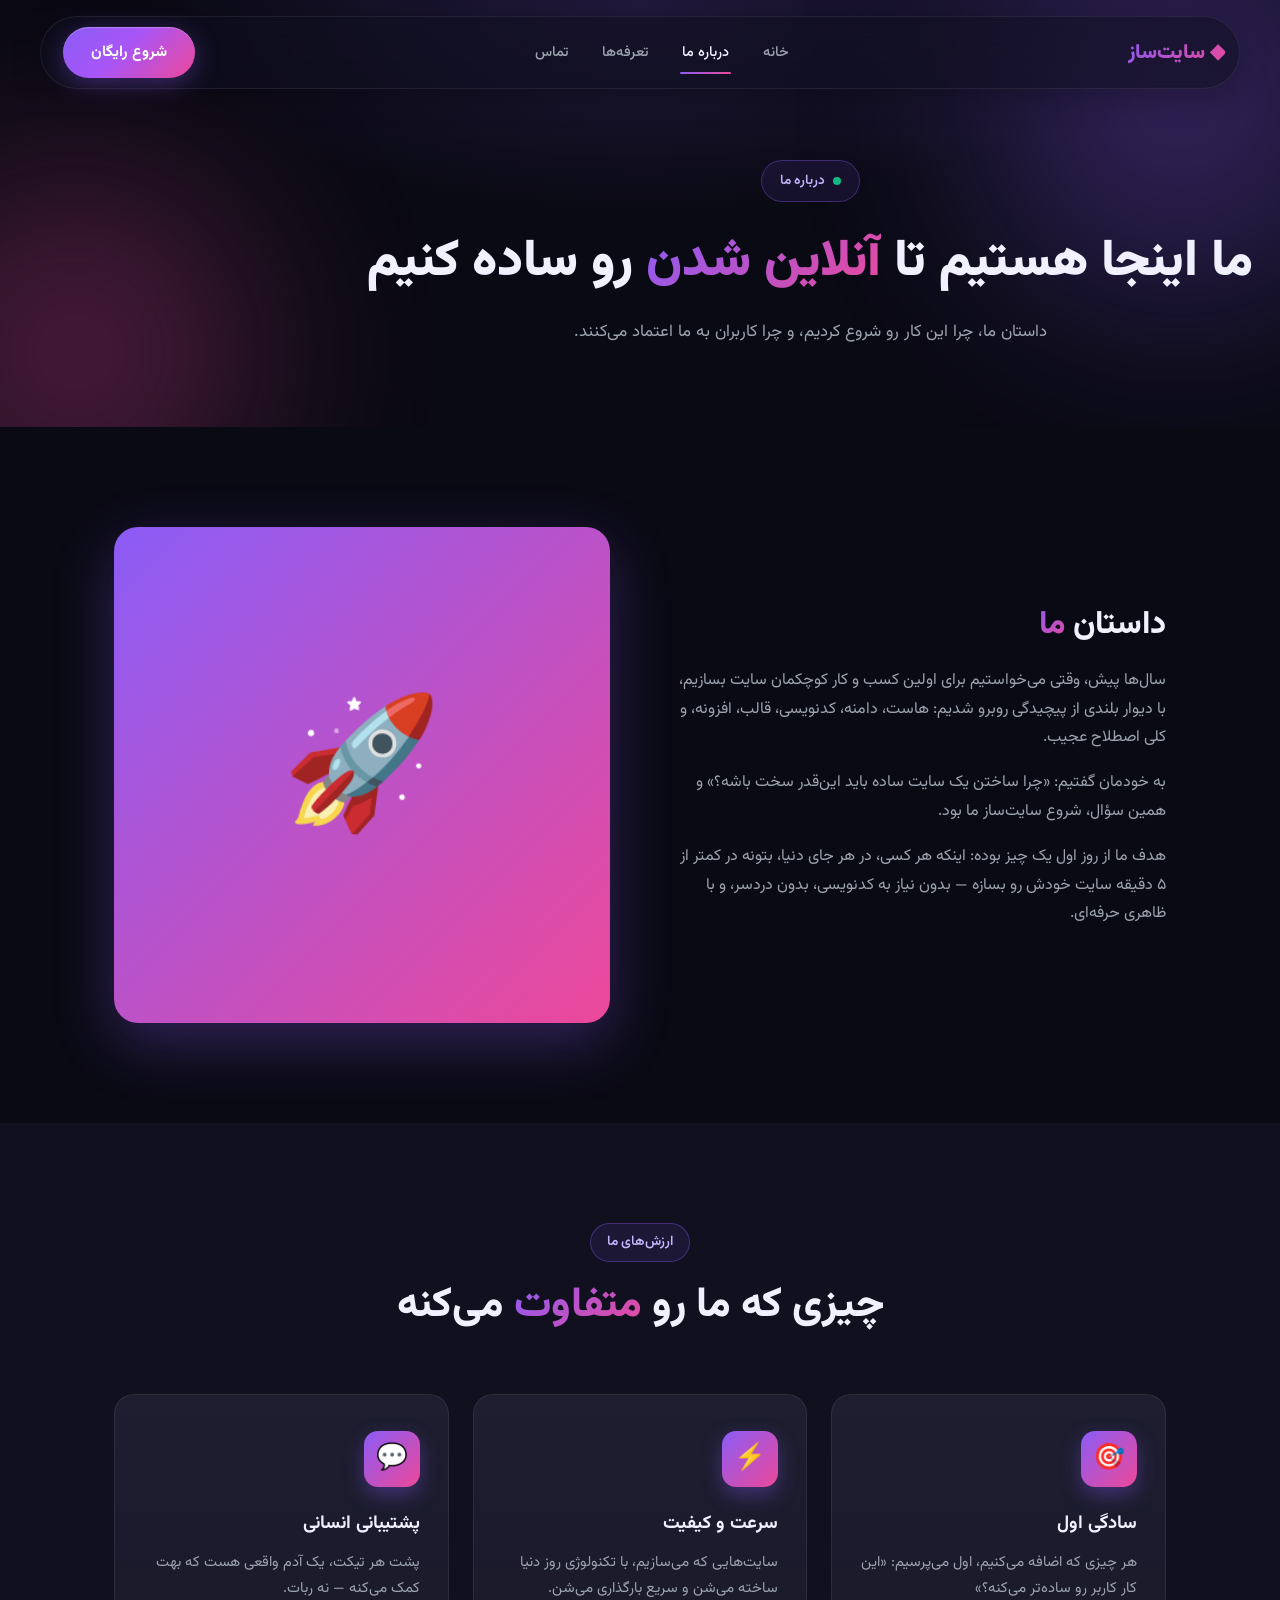
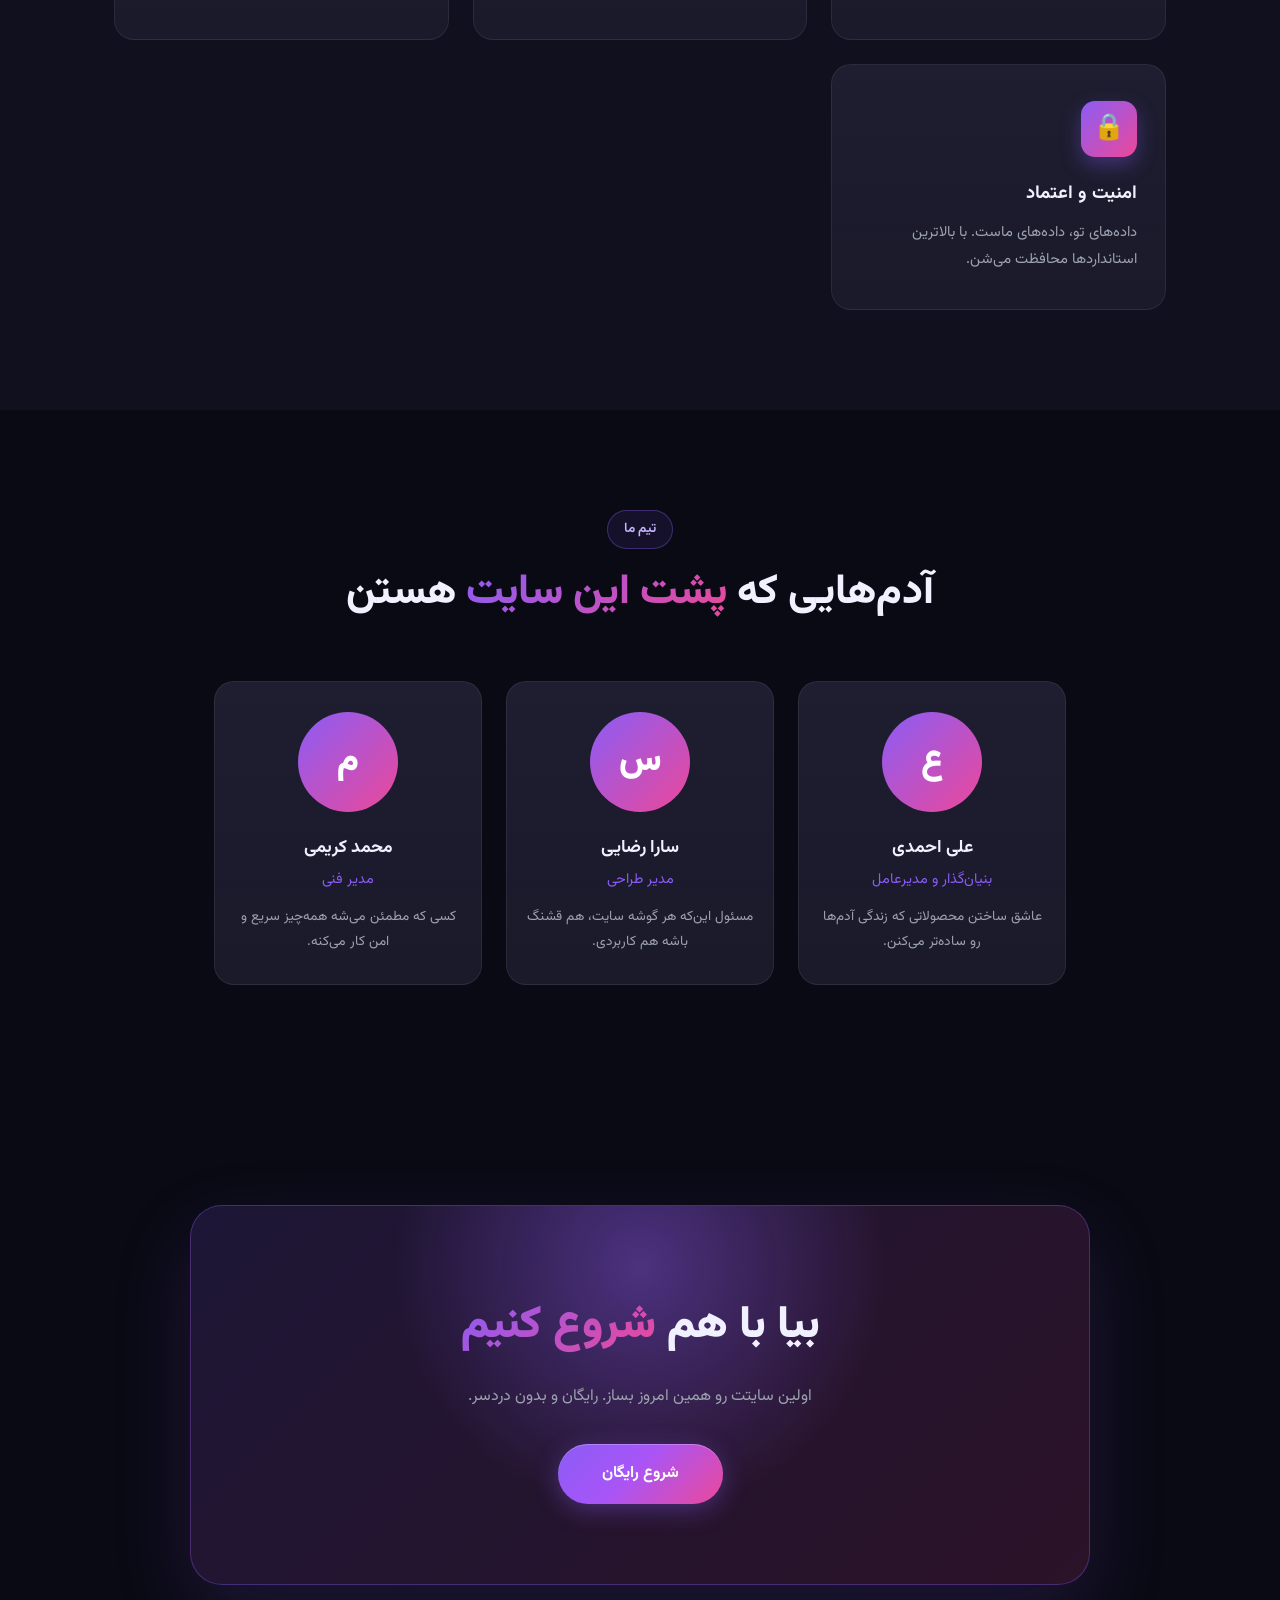
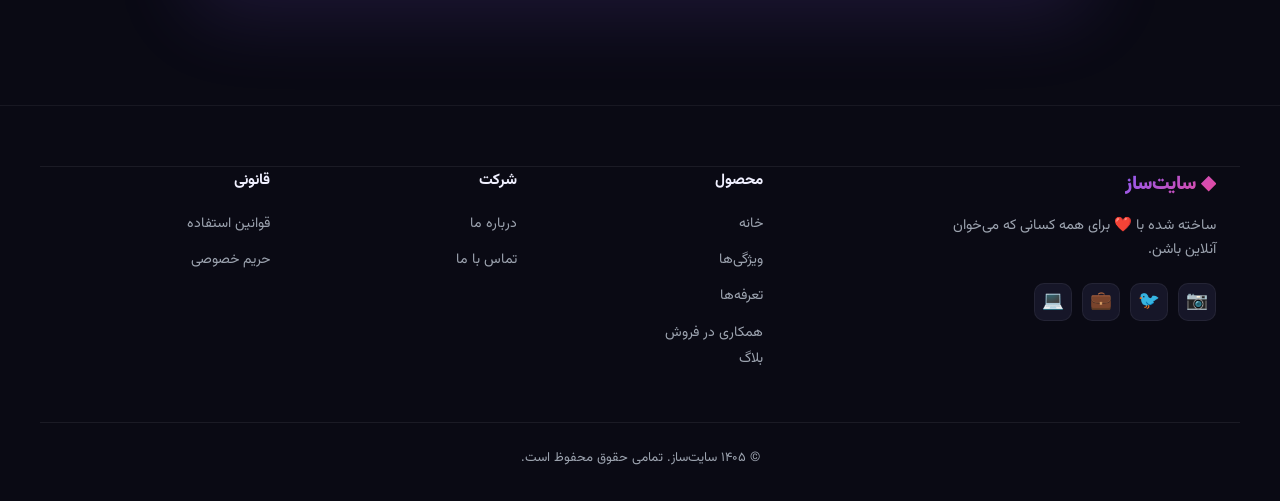
<file: about.html>
<!DOCTYPE html>
<html lang="fa" dir="rtl">
<head>
<meta charset="UTF-8">
<meta name="viewport" content="width=device-width, initial-scale=1.0">
<title>درباره ما | سایت‌ساز</title>
<meta name="description" content="[توضیح اینجا]">
<meta property="og:type" content="website">
<meta property="og:title" content="[عنوان اینجا]">
<meta property="og:description" content="[توضیح اینجا]">
<link rel="icon" type="image/svg+xml" href="data:image/svg+xml,%3Csvg xmlns='http://www.w3.org/2000/svg' viewBox='0 0 100 100'%3E%3Cdefs%3E%3ClinearGradient id='g' x1='0' y1='0' x2='1' y2='1'%3E%3Cstop offset='0' stop-color='%238b5cf6'/%3E%3Cstop offset='1' stop-color='%23ec4899'/%3E%3C/linearGradient%3E%3C/defs%3E%3Ccircle cx='50' cy='50' r='45' fill='url(%23g)'/%3E%3Ctext x='50' y='68' font-size='52' text-anchor='middle' fill='white' font-family='Arial' font-weight='bold'%3ES%3C/text%3E%3C/svg%3E">
<link href="vendor/vazirmatn/vazirmatn.css" rel="stylesheet">
<link rel="stylesheet" href="css/style.css">
<link rel="stylesheet" href="css/pro.css">
</head>
<body>

<div class="progress-bar"></div>

<nav id="navbar">
  <div class="nav-inner">
    <a href="index.html" class="logo">◆ سایت‌ساز</a>
    <div class="nav-links">
      <a href="index.html">خانه</a>
      <a href="about.html" class="active">درباره ما</a>
      <a href="pricing.html">تعرفه‌ها</a>
      <a href="contact.html">تماس</a>
    </div>
    <a href="pricing.html" class="btn btn-primary">شروع رایگان</a>
  </div>
</nav>

<section class="page-hero">
  <div class="hero-glow g1" style="opacity:0.3"></div>
  <div class="hero-glow g2" style="opacity:0.3"></div>
  <div class="hero-content">
    <div class="badge"><span class="dot"></span> درباره ما</div>
    <h1>ما اینجا هستیم تا <span class="grad-text">آنلاین شدن</span> رو ساده کنیم</h1>
    <p>داستان ما، چرا این کار رو شروع کردیم، و چرا کاربران به ما اعتماد می‌کنند.</p>
  </div>
</section>

<section class="about-section">
  <div class="container">
    <div class="about-content">
      <div class="about-text fade-up">
        <h2>داستان <span class="grad-text">ما</span></h2>
        <p>سال‌ها پیش، وقتی می‌خواستیم برای اولین کسب و کار کوچکمان سایت بسازیم، با دیوار بلندی از پیچیدگی روبرو شدیم: هاست، دامنه، کدنویسی، قالب، افزونه، و کلی اصطلاح عجیب.</p>
        <p>به خودمان گفتیم: «چرا ساختن یک سایت ساده باید این‌قدر سخت باشه؟» و همین سؤال، شروع سایت‌ساز ما بود.</p>
        <p>هدف ما از روز اول یک چیز بوده: اینکه هر کسی، در هر جای دنیا، بتونه در کمتر از ۵ دقیقه سایت خودش رو بسازه — بدون نیاز به کدنویسی، بدون دردسر، و با ظاهری حرفه‌ای.</p>
      </div>
      <div class="about-visual fade-up">🚀</div>
    </div>
  </div>
</section>

<section class="values">
  <div class="container">
    <div class="section-head fade-up">
      <span class="section-tag">ارزش‌های ما</span>
      <h2>چیزی که ما رو <span class="grad-text">متفاوت</span> می‌کنه</h2>
    </div>
    <div class="values-grid">
      <div class="feature-card"><div class="feature-icon">🎯</div><h3>سادگی اول</h3><p>هر چیزی که اضافه می‌کنیم، اول می‌پرسیم: «این کار کاربر رو ساده‌تر می‌کنه؟»</p></div>
      <div class="feature-card"><div class="feature-icon">⚡</div><h3>سرعت و کیفیت</h3><p>سایت‌هایی که می‌سازیم، با تکنولوژی روز دنیا ساخته می‌شن و سریع بارگذاری می‌شن.</p></div>
      <div class="feature-card"><div class="feature-icon">💬</div><h3>پشتیبانی انسانی</h3><p>پشت هر تیکت، یک آدم واقعی هست که بهت کمک می‌کنه — نه ربات.</p></div>
      <div class="feature-card"><div class="feature-icon">🔒</div><h3>امنیت و اعتماد</h3><p>داده‌های تو، داده‌های ماست. با بالاترین استانداردها محافظت می‌شن.</p></div>
    </div>
  </div>
</section>

<section class="team-section">
  <div class="container">
    <div class="section-head fade-up">
      <span class="section-tag">تیم ما</span>
      <h2>آدم‌هایی که <span class="grad-text">پشت این سایت</span> هستن</h2>
    </div>
    <div class="team-grid">
      <div class="team-card fade-up"><div class="team-avatar">ع</div><div class="team-name">علی احمدی</div><div class="team-role">بنیان‌گذار و مدیرعامل</div><p class="team-bio">عاشق ساختن محصولاتی که زندگی آدم‌ها رو ساده‌تر می‌کنن.</p></div>
      <div class="team-card fade-up"><div class="team-avatar">س</div><div class="team-name">سارا رضایی</div><div class="team-role">مدیر طراحی</div><p class="team-bio">مسئول این‌که هر گوشه سایت، هم قشنگ باشه هم کاربردی.</p></div>
      <div class="team-card fade-up"><div class="team-avatar">م</div><div class="team-name">محمد کریمی</div><div class="team-role">مدیر فنی</div><p class="team-bio">کسی که مطمئن می‌شه همه‌چیز سریع و امن کار می‌کنه.</p></div>
    </div>
  </div>
</section>

<section class="cta">
  <div class="container">
    <div class="cta-box fade-up">
      <h2>بیا با هم <span class="grad-text">شروع کنیم</span></h2>
      <p>اولین سایتت رو همین امروز بساز. رایگان و بدون دردسر.</p>
      <a href="pricing.html" class="btn btn-primary">شروع رایگان</a>
    </div>
  </div>
</section>

<footer>
  <div class="footer-main">
    <div class="footer-brand-col">
      <div class="logo">◆ سایت‌ساز</div>
      <p class="footer-tagline">ساخته شده با ❤️ برای همه کسانی که می‌خوان آنلاین باشن.</p>
      <div class="footer-social">
        <a href="#" aria-label="اینستاگرام">📷</a>
        <a href="#" aria-label="توییتر">🐦</a>
        <a href="#" aria-label="لینکدین">💼</a>
        <a href="#" aria-label="گیت‌هاب">💻</a>
      </div>
    </div>
    <div class="footer-col">
      <h4>محصول</h4>
      <ul>
        <li><a href="index.html">خانه</a></li>
        <li><a href="features.html">ویژگی‌ها</a></li>
        <li><a href="pricing.html">تعرفه‌ها</a></li>
        <a href="affiliate.html">همکاری در فروش</a>
        <li><a href="blog.html">بلاگ</a></li>
      </ul>
    </div>
    <div class="footer-col">
      <h4>شرکت</h4>
      <ul>
        <li><a href="about.html">درباره ما</a></li>
        <li><a href="contact.html">تماس با ما</a></li>
      </ul>
    </div>
    <div class="footer-col">
      <h4>قانونی</h4>
      <ul>
        <li><a href="#">قوانین استفاده</a></li>
        <li><a href="#">حریم خصوصی</a></li>
      </ul>
    </div>
  </div>
  <div class="footer-bottom">
    © ۱۴۰۵ سایت‌ساز. تمامی حقوق محفوظ است.
  </div>
</footer>

<script src="vendor/gsap/gsap.min.js"></script>
<script src="vendor/gsap/ScrollTrigger.min.js"></script>
<script src="js/config.js"></script>
<button class="scroll-top" id="scrollTop" aria-label="بازگشت به بالا">↑</button>
<script src="js/main.js"></script>
</body>
</html>
</file>
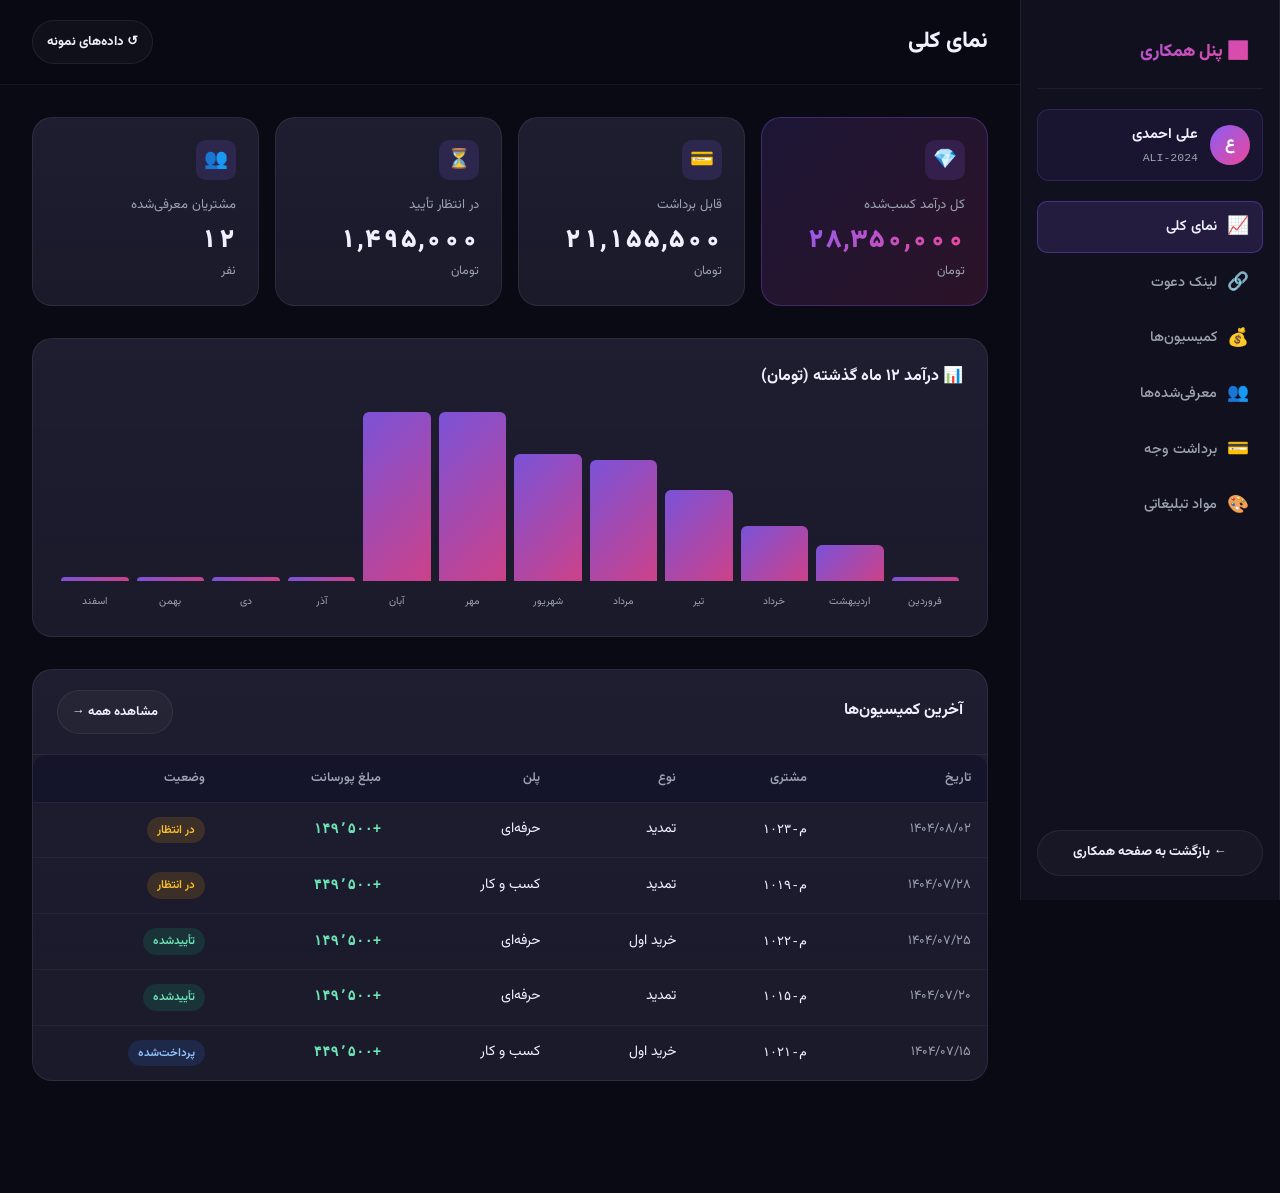
<file: affiliate-dashboard.html>
<!DOCTYPE html>
<html lang="fa" dir="rtl">
<head>
<meta charset="UTF-8">
<meta name="viewport" content="width=device-width, initial-scale=1.0">
<title>پنل همکاری | سایت‌ساز</title>
<meta name="robots" content="noindex, nofollow">
<link href="vendor/vazirmatn/vazirmatn.css" rel="stylesheet">
<link rel="icon" type="image/svg+xml" href="data:image/svg+xml,%3Csvg xmlns='http://www.w3.org/2000/svg' viewBox='0 0 100 100'%3E%3Cdefs%3E%3ClinearGradient id='g' x1='0' y1='0' x2='1' y2='1'%3E%3Cstop offset='0' stop-color='%238b5cf6'/%3E%3Cstop offset='1' stop-color='%23ec4899'/%3E%3C/linearGradient%3E%3C/defs%3E%3Ccircle cx='50' cy='50' r='45' fill='url(%23g)'/%3E%3Ctext x='50' y='68' font-size='52' text-anchor='middle' fill='white' font-family='Arial' font-weight='bold'%3ES%3C/text%3E%3C/svg%3E">
<link rel="stylesheet" href="css/style.css">
<link rel="stylesheet" href="css/pro.css">
</head>
<body>

<div class="dash-layout">

  <!-- Sidebar -->
  <aside class="dash-sidebar">
    <div class="dash-brand">📊 پنل همکاری</div>

    <div class="dash-user-mini">
      <div class="avatar" id="userAvatar">ع</div>
      <div class="info">
        <div class="name" id="userName">—</div>
        <div class="id" id="userId">—</div>
      </div>
    </div>

    <nav class="dash-nav">
      <a class="active" data-target="overview"><span class="icon">📈</span> نمای کلی</a>
      <a data-target="referral"><span class="icon">🔗</span> لینک دعوت</a>
      <a data-target="commissions"><span class="icon">💰</span> کمیسیون‌ها</a>
      <a data-target="referrals"><span class="icon">👥</span> معرفی‌شده‌ها</a>
      <a data-target="withdraw"><span class="icon">💳</span> برداشت وجه</a>
      <a data-target="materials"><span class="icon">🎨</span> مواد تبلیغاتی</a>
    </nav>

    <a href="affiliate.html" class="btn btn-ghost" style="margin-top:16px;justify-content:center;text-align:center;font-size:0.82rem;padding:10px;">
      ← بازگشت به صفحه همکاری
    </a>
  </aside>

  <!-- Main -->
  <main class="dash-main">

    <header class="dash-header">
      <h1 id="pageTitle">نمای کلی</h1>
      <div class="dash-header-actions">
        <button class="btn btn-ghost" id="demoReset" style="padding:8px 14px;font-size:0.82rem;">↺ داده‌های نمونه</button>
      </div>
    </header>

    <!-- ============ OVERVIEW ============ -->
    <section class="dashboard-section active" id="overview">
      <div class="stats-cards">
        <div class="stat-card primary">
          <div class="stat-card-icon">💎</div>
          <div class="stat-card-label">کل درآمد کسب‌شده</div>
          <div class="stat-card-value" id="statTotal">—</div>
          <div class="stat-card-unit">تومان</div>
        </div>
        <div class="stat-card">
          <div class="stat-card-icon">💳</div>
          <div class="stat-card-label">قابل برداشت</div>
          <div class="stat-card-value" id="statAvailable">—</div>
          <div class="stat-card-unit">تومان</div>
        </div>
        <div class="stat-card">
          <div class="stat-card-icon">⏳</div>
          <div class="stat-card-label">در انتظار تأیید</div>
          <div class="stat-card-value" id="statPending">—</div>
          <div class="stat-card-unit">تومان</div>
        </div>
        <div class="stat-card">
          <div class="stat-card-icon">👥</div>
          <div class="stat-card-label">مشتریان معرفی‌شده</div>
          <div class="stat-card-value" id="statReferrals">—</div>
          <div class="stat-card-unit">نفر</div>
        </div>
      </div>

      <div class="chart-card">
        <h3>📊 درآمد ۱۲ ماه گذشته (تومان)</h3>
        <div class="chart-bars" id="chartBars"></div>
      </div>

      <div class="table-card">
        <div class="table-card-header">
          <h3>آخرین کمیسیون‌ها</h3>
          <button class="btn btn-ghost" data-goto="commissions" style="padding:6px 14px;font-size:0.8rem;">مشاهده همه →</button>
        </div>
        <div class="table-scroll">
          <table class="data-table" id="recentCommissionsTable">
            <thead>
              <tr>
                <th>تاریخ</th>
                <th>مشتری</th>
                <th>نوع</th>
                <th>پلن</th>
                <th>مبلغ پورسانت</th>
                <th>وضعیت</th>
              </tr>
            </thead>
            <tbody></tbody>
          </table>
        </div>
      </div>
    </section>

    <!-- ============ REFERRAL LINK ============ -->
    <section class="dashboard-section" id="referral">
      <div class="referral-box">
        <h3>🔗 لینک اختصاصی شما</h3>
        <p style="color:var(--muted);font-size:0.88rem;margin-bottom:16px;">
          این لینک رو با مخاطبانت به اشتراک بذار. هر کسی که از این لینک وارد بشه و خرید کنه، به تو پورسانت تعلق می‌گیره.
        </p>
        <div class="referral-input-group">
          <input type="text" class="referral-input" id="refLink" readonly>
          <button class="copy-btn" id="copyLink">📋 کپی</button>
        </div>

        <h3 style="margin-top:24px;">🎟️ کد تخفیف اختصاصی شما</h3>
        <p style="color:var(--muted);font-size:0.88rem;margin-bottom:12px;">
          این کد رو به مخاطبانت بده تا حتی بدون کلیک روی لینک هم پورسانت به تو تعلق بگیره.
        </p>
        <div class="coupon-box">
          <span class="coupon-code" id="couponCode">—</span>
          <button class="coupon-copy" id="copyCoupon">کپی کد</button>
        </div>

        <div class="referral-stats">
          <div class="referral-stat">
            <div class="value" id="refClicks">—</div>
            <div class="label">کلیک روی لینک</div>
          </div>
          <div class="referral-stat">
            <div class="value" id="refSignups">—</div>
            <div class="label">ثبت‌نام</div>
          </div>
          <div class="referral-stat">
            <div class="value" id="refSales">—</div>
            <div class="label">خرید موفق</div>
          </div>
        </div>
      </div>

      <div class="table-card">
        <div class="table-card-header">
          <h3>📱 متن‌های آماده برای اشتراک‌گذاری</h3>
        </div>
        <div style="padding: 24px;">
          <div style="margin-bottom:20px;">
            <div style="font-size:0.82rem;color:var(--muted);margin-bottom:8px;">📷 برای اینستاگرام:</div>
            <textarea class="referral-input" readonly rows="3" style="width:100%;font-family:inherit;direction:rtl;text-align:right;">🚀 بدون کدنویسی، سایت خودت رو در چند دقیقه بساز! ۵۰٪ تخفیف با کد ALI50 — فقط از طریق لینک زیر:
https://yoursite.com/?ref=ALI-2024</textarea>
          </div>
          <div style="margin-bottom:20px;">
            <div style="font-size:0.82rem;color:var(--muted);margin-bottom:8px;">💬 برای تلگرام / واتساپ:</div>
            <textarea class="referral-input" readonly rows="3" style="width:100%;font-family:inherit;direction:rtl;text-align:right;">سلام! اگه دنبال ساخت سایت آسون و سریع هستی، سایت‌ساز رو پیشنهاد می‌کنم. با لینک من ۵۰٪ تخفیف می‌گیری:
https://yoursite.com/?ref=ALI-2024</textarea>
          </div>
          <div>
            <div style="font-size:0.82rem;color:var(--muted);margin-bottom:8px;">📧 برای ایمیل / خبرنامه:</div>
            <textarea class="referral-input" readonly rows="4" style="width:100%;font-family:inherit;direction:rtl;text-align:right;">سلام،

اگه مثل من دنبال یه راه ساده برای ساخت سایت بودی، پیشنهاد می‌کنم سایت‌ساز رو امتحان کنی. بدون کدنویسی، در چند دقیقه سایتت آماده‌ست. با کد تخفیف اختصاصی من (ALI50) ۵۰٪ تخفیف می‌گیری.

لینک: https://yoursite.com/?ref=ALI-2024</textarea>
          </div>
        </div>
      </div>
    </section>

    <!-- ============ COMMISSIONS ============ -->
    <section class="dashboard-section" id="commissions">
      <div class="table-card">
        <div class="table-card-header">
          <h3>💰 تمام کمیسیون‌ها</h3>
          <div style="display:flex;gap:8px;flex-wrap:wrap;">
            <select id="commissionFilter" style="padding:8px 14px;background:var(--bg2);border:1px solid rgba(255,255,255,0.1);border-radius:8px;color:var(--text);font-family:inherit;font-size:0.82rem;cursor:pointer;">
              <option value="all">همه</option>
              <option value="pending">در انتظار</option>
              <option value="approved">تأییدشده</option>
              <option value="paid">پرداخت‌شده</option>
            </select>
          </div>
        </div>
        <div class="table-scroll">
          <table class="data-table" id="allCommissionsTable">
            <thead>
              <tr>
                <th>شناسه</th>
                <th>تاریخ</th>
                <th>مشتری</th>
                <th>نوع</th>
                <th>پلن</th>
                <th>مبلغ خرید</th>
                <th>پورسانت شما</th>
                <th>وضعیت</th>
              </tr>
            </thead>
            <tbody></tbody>
          </table>
        </div>
      </div>
    </section>

    <!-- ============ REFERRALS ============ -->
    <section class="dashboard-section" id="referrals">
      <div class="table-card">
        <div class="table-card-header">
          <h3>👥 مشتریان معرفی‌شده</h3>
        </div>
        <div class="table-scroll">
          <table class="data-table" id="referralsTable">
            <thead>
              <tr>
                <th>مشتری</th>
                <th>تاریخ عضویت</th>
                <th>پلن</th>
                <th>وضعیت</th>
                <th>آخرین پرداخت</th>
                <th>مدت انتساب</th>
                <th>کل پورسانت</th>
              </tr>
            </thead>
            <tbody></tbody>
          </table>
        </div>
      </div>
    </section>

    <!-- ============ WITHDRAW ============ -->
    <section class="dashboard-section" id="withdraw">
      <div class="withdraw-form">
        <h3>💳 درخواست برداشت وجه</h3>

        <div class="withdraw-available">
          <span class="label">موجودی قابل برداشت:</span>
          <span class="value" id="withdrawAvailable">— <small>تومان</small></span>
        </div>

        <form id="withdrawForm">
          <div style="display:grid;grid-template-columns:1fr 1fr;gap:16px;margin-bottom:16px;">
            <div>
              <label style="display:block;font-size:0.85rem;color:var(--muted);margin-bottom:8px;">مبلغ برداشت (تومان)</label>
              <input type="number" id="withdrawAmount" min="200000" step="1000" placeholder="مثلاً ۳۰۰۰۰۰۰" required
                style="width:100%;padding:12px 16px;background:var(--bg2);border:1px solid rgba(255,255,255,0.1);border-radius:10px;color:var(--text);font-family:inherit;font-size:0.95rem;">
              <small style="display:block;font-size:0.75rem;color:var(--muted);margin-top:6px;">حداقل ۲۰۰,۰۰۰ تومان</small>
            </div>
            <div>
              <label style="display:block;font-size:0.85rem;color:var(--muted);margin-bottom:8px;">شماره شبا</label>
              <input type="text" id="withdrawIban" placeholder="IR..." required
                style="width:100%;padding:12px 16px;background:var(--bg2);border:1px solid rgba(255,255,255,0.1);border-radius:10px;color:var(--text);font-family:monospace;font-size:0.9rem;direction:ltr;text-align:left;">
              <small style="display:block;font-size:0.75rem;color:var(--muted);margin-top:6px;">به نام خودتان باشد</small>
            </div>
          </div>

          <div style="margin-bottom:16px;">
            <label style="display:block;font-size:0.85rem;color:var(--muted);margin-bottom:8px;">توضیحات (اختیاری)</label>
            <textarea id="withdrawNote" rows="2" placeholder="اگر توضیحی داری بنویس..."
              style="width:100%;padding:12px 16px;background:var(--bg2);border:1px solid rgba(255,255,255,0.1);border-radius:10px;color:var(--text);font-family:inherit;font-size:0.9rem;resize:vertical;"></textarea>
          </div>

          <button type="submit" class="btn btn-primary full">ثبت درخواست برداشت</button>
          <p style="color:var(--muted);font-size:0.78rem;margin-top:12px;line-height:1.7;">
            ⏱️ درخواست‌ها در روزهای ۱ تا ۵ هر ماه بررسی می‌شن و تا روز ۱۰ به حسابت واریز می‌شه.
          </p>
        </form>
      </div>

      <div class="table-card">
        <div class="table-card-header">
          <h3>📜 تاریخچه برداشت‌ها</h3>
        </div>
        <div class="table-scroll">
          <table class="data-table" id="withdrawalsTable">
            <thead>
              <tr>
                <th>شناسه</th>
                <th>تاریخ</th>
                <th>مبلغ</th>
                <th>شبا</th>
                <th>وضعیت</th>
              </tr>
            </thead>
            <tbody></tbody>
          </table>
        </div>
      </div>
    </section>

    <!-- ============ MATERIALS ============ -->
    <section class="dashboard-section" id="materials">
      <p style="color:var(--muted);font-size:0.9rem;margin-bottom:24px;">
        از این بنرها و مواد آماده برای معرفی استفاده کن. کافیه روی «کپی لینک بنر» بزنی و لینک اختصاصی خودت رو داشته باشی.
      </p>

      <div class="materials-grid">
        <div class="material-card">
          <div class="material-preview">🚀 سایت‌ساز</div>
          <div class="material-body">
            <h4>بنر افقی (۱۲۰۰×۶۲۸)</h4>
            <p>مناسب برای توییتر، لینکدین و هدر وبلاگ</p>
            <div class="material-actions">
              <button class="btn btn-ghost btn-sm copy-banner" data-banner="horizontal">📋 کپی لینک</button>
              <button class="btn btn-ghost btn-sm">⬇️ دانلود</button>
            </div>
          </div>
        </div>

        <div class="material-card">
          <div class="material-preview m2">📱 سایت‌ساز</div>
          <div class="material-body">
            <h4>بنر عمودی (۱۰۸۰×۱۹۲۰)</h4>
            <p>مناسب برای استوری اینستاگرام</p>
            <div class="material-actions">
              <button class="btn btn-ghost btn-sm copy-banner" data-banner="vertical">📋 کپی لینک</button>
              <button class="btn btn-ghost btn-sm">⬇️ دانلود</button>
            </div>
          </div>
        </div>

        <div class="material-card">
          <div class="material-preview m3">💰 ۵۰٪</div>
          <div class="material-body">
            <h4>بنر تخفیف (۱۰۸۰×۱۰۸۰)</h4>
            <p>مناسب برای پست اینستاگرام</p>
            <div class="material-actions">
              <button class="btn btn-ghost btn-sm copy-banner" data-banner="discount">📋 کپی لینک</button>
              <button class="btn btn-ghost btn-sm">⬇️ دانلود</button>
            </div>
          </div>
        </div>

        <div class="material-card">
          <div class="material-preview m4">🎁 کد ALI50</div>
          <div class="material-body">
            <h4>بنر کد تخفیف</h4>
            <p>مناسب برای استوری و پست</p>
            <div class="material-actions">
              <button class="btn btn-ghost btn-sm copy-banner" data-banner="coupon">📋 کپی لینک</button>
              <button class="btn btn-ghost btn-sm">⬇️ دانلود</button>
            </div>
          </div>
        </div>
      </div>
    </section>

  </main>
</div>

<div class="dash-toast" id="dashToast"></div>

<script src="js/config.js"></script>
<script>
function esc(v) {
  return String(v == null ? '' : v).replace(/[&<>"']/g, m => ({ '&': '&amp;', '<': '&lt;', '>': '&gt;', '"': '&quot;', "'": '&#39;' }[m]));
}
/* ============ DEMO DATA SEEDING ============ */
const STORAGE_KEY = 'affiliateDashboardData';

function seedDemoData() {
  const now = new Date();
  const data = {
    affiliate: {
      name: 'علی احمدی',
      id: 'ALI-2024',
      email: 'ali@example.com',
      referralLink: 'https://yoursite.com/?ref=ALI-2024',
      couponCode: 'ALI50',
      iban: 'IR123456789012345678901234'
    },
    stats: {
      totalEarned: 28350000,
      available: 21155500,
      pending: 1495000,
      withdrawn: 5700000,
      referralsCount: 12,
      clicks: 342,
      signups: 18,
      sales: 12
    },
    monthly: [
      { m: 'فروردین', v: 0 },
      { m: 'اردیبهشت', v: 897000 },
      { m: 'خرداد', v: 1345500 },
      { m: 'تیر', v: 2242500 },
      { m: 'مرداد', v: 2990000 },
      { m: 'شهریور', v: 3140000 },
      { m: 'مهر', v: 4485000 },
      { m: 'آبان', v: 4933500 },
      { m: 'آذر', v: 0 },
      { m: 'دی', v: 0 },
      { m: 'بهمن', v: 0 },
      { m: 'اسفند', v: 0 }
    ],
    commissions: [
      { id: 'C-1024', date: '۱۴۰۴/۰۸/۰۲', customer: 'م-۱۰۲۳', type: 'تمدید', plan: 'حرفه‌ای', purchase: 299000, amount: 149500, status: 'pending' },
      { id: 'C-1023', date: '۱۴۰۴/۰۷/۲۸', customer: 'م-۱۰۱۹', type: 'تمدید', plan: 'کسب و کار', purchase: 899000, amount: 449500, status: 'pending' },
      { id: 'C-1022', date: '۱۴۰۴/۰۷/۲۵', customer: 'م-۱۰۲۲', type: 'خرید اول', plan: 'حرفه‌ای', purchase: 299000, amount: 149500, status: 'approved' },
      { id: 'C-1021', date: '۱۴۰۴/۰۷/۲۰', customer: 'م-۱۰۱۵', type: 'تمدید', plan: 'حرفه‌ای', purchase: 299000, amount: 149500, status: 'approved' },
      { id: 'C-1020', date: '۱۴۰۴/۰۷/۱۵', customer: 'م-۱۰۲۱', type: 'خرید اول', plan: 'کسب و کار', purchase: 899000, amount: 449500, status: 'paid' },
      { id: 'C-1019', date: '۱۴۰۴/۰۷/۱۰', customer: 'م-۱۰۱۸', type: 'تمدید', plan: 'حرفه‌ای', purchase: 299000, amount: 149500, status: 'paid' },
      { id: 'C-1018', date: '۱۴۰۴/۰۷/۰۵', customer: 'م-۱۰۲۰', type: 'خرید اول', plan: 'حرفه‌ای', purchase: 299000, amount: 149500, status: 'paid' },
      { id: 'C-1017', date: '۱۴۰۴/۰۶/۲۸', customer: 'م-۱۰۱۲', type: 'تمدید', plan: 'کسب و کار', purchase: 899000, amount: 449500, status: 'paid' }
    ],
    referrals: [
      { name: 'م-۱۰۲۳', joined: '۱۴۰۴/۰۷/۲۵', plan: 'حرفه‌ای', status: 'active', lastPayment: '۱۴۰۴/۰۸/۰۲', monthsActive: 2, totalCommission: 299000 },
      { name: 'م-۱۰۲۲', joined: '۱۴۰۴/۰۷/۲۰', plan: 'حرفه‌ای', status: 'active', lastPayment: '۱۴۰۴/۰۷/۲۵', monthsActive: 1, totalCommission: 149500 },
      { name: 'م-۱۰۲۱', joined: '۱۴۰۴/۰۷/۱۵', plan: 'کسب و کار', status: 'active', lastPayment: '۱۴۰۴/۰۷/۱۵', monthsActive: 1, totalCommission: 449500 },
      { name: 'م-۱۰۲۰', joined: '۱۴۰۴/۰۷/۰۵', plan: 'حرفه‌ای', status: 'active', lastPayment: '۱۴۰۴/۰۷/۰۵', monthsActive: 1, totalCommission: 149500 },
      { name: 'م-۱۰۱۹', joined: '۱۴۰۴/۰۶/۲۸', plan: 'کسب و کار', status: 'active', lastPayment: '۱۴۰۴/۰۷/۲۸', monthsActive: 2, totalCommission: 899000 },
      { name: 'م-۱۰۱۸', joined: '۱۴۰۴/۰۶/۱۵', plan: 'حرفه‌ای', status: 'inactive', lastPayment: '۱۴۰۴/۰۷/۱۰', monthsActive: 2, totalCommission: 299000 },
      { name: 'م-۱۰۱۵', joined: '۱۴۰۴/۰۵/۲۰', plan: 'حرفه‌ای', status: 'active', lastPayment: '۱۴۰۴/۰۷/۲۰', monthsActive: 3, totalCommission: 448500 }
    ],
    withdrawals: [
      { id: 'W-1023', date: '۱۴۰۴/۰۶/۱۰', amount: 3000000, iban: 'IR1234...5678', status: 'paid' },
      { id: 'W-1022', date: '۱۴۰۴/۰۵/۰۸', amount: 2700000, iban: 'IR1234...5678', status: 'paid' }
    ]
  };
  localStorage.setItem(STORAGE_KEY, JSON.stringify(data));
  return data;
}

function loadData() {
  try {
    const saved = JSON.parse(localStorage.getItem(STORAGE_KEY) || 'null');
    if (saved) return saved;
  } catch (e) {}
  return seedDemoData();
}

function saveData(data) {
  localStorage.setItem(STORAGE_KEY, JSON.stringify(data));
}

let DATA = loadData();

/* ============ UTILS ============ */
function fmtMoney(n) {
  return Math.floor(n).toLocaleString('fa-IR');
}
function fmtNum(n) {
  return Math.floor(n).toLocaleString('fa-IR');
}

function showToast(msg, isError) {
  const t = document.getElementById('dashToast');
  t.textContent = msg;
  t.classList.toggle('error', !!isError);
  t.classList.add('show');
  clearTimeout(t._timer);
  t._timer = setTimeout(() => t.classList.remove('show'), 2500);
}

function copyToClipboard(text) {
  if (navigator.clipboard) {
    navigator.clipboard.writeText(text).then(() => showToast('✓ کپی شد!')).catch(() => showToast('خطا در کپی', true));
  } else {
    const ta = document.createElement('textarea');
    ta.value = text;
    document.body.appendChild(ta);
    ta.select();
    try { document.execCommand('copy'); showToast('✓ کپی شد!'); } catch (e) { showToast('خطا در کپی', true); }
    document.body.removeChild(ta);
  }
}

function statusLabel(s) {
  const map = { pending: 'در انتظار', approved: 'تأییدشده', paid: 'پرداخت‌شده', rejected: 'رد شده', active: 'فعال', inactive: 'غیرفعال' };
  return map[s] || s;
}
function statusClass(s) {
  return s;
}

/* ============ RENDER: USER ============ */
function renderUser() {
  const a = DATA.affiliate;
  document.getElementById('userName').textContent = a.name;
  document.getElementById('userId').textContent = a.id;
  document.getElementById('userAvatar').textContent = a.name.charAt(0);
}

/* ============ RENDER: STATS ============ */
function renderStats() {
  const s = DATA.stats;
  document.getElementById('statTotal').textContent = fmtMoney(s.totalEarned);
  document.getElementById('statAvailable').textContent = fmtMoney(s.available);
  document.getElementById('statPending').textContent = fmtMoney(s.pending);
  document.getElementById('statReferrals').textContent = fmtNum(s.referralsCount);
}

/* ============ RENDER: CHART ============ */
function renderChart() {
  const container = document.getElementById('chartBars');
  const monthly = DATA.monthly;
  const max = Math.max(...monthly.map(m => m.v), 1);
  container.innerHTML = monthly.map(m => {
    const heightPct = m.v > 0 ? Math.max((m.v / max) * 100, 4) : 2;
    return `
      <div class="chart-bar">
        <div class="chart-bar-value">${m.v > 0 ? fmtMoney(m.v) : ''}</div>
        <div class="chart-bar-inner" style="height:${heightPct}%"></div>
        <div class="chart-bar-label">${m.m}</div>
      </div>
    `;
  }).join('');
}

/* ============ RENDER: COMMISSIONS TABLE ============ */
function renderCommissions(filter = 'all') {
  const rows = DATA.commissions.filter(c => filter === 'all' || c.status === filter);
  document.querySelectorAll('#allCommissionsTable tbody, #recentCommissionsTable tbody').forEach(tb => {
    const isRecent = tb.parentElement.id === 'recentCommissionsTable';
    const data = isRecent ? rows.slice(0, 5) : rows;
    if (data.length === 0) {
      tb.innerHTML = `<tr><td colspan="8" style="text-align:center;padding:40px;color:var(--muted);">هنوز کمیسیونی ثبت نشده</td></tr>`;
      return;
    }
    if (isRecent) {
      tb.innerHTML = data.map(c => `
        <tr>
          <td class="muted">${c.date}</td>
          <td class="mono">${c.customer}</td>
          <td>${c.type}</td>
          <td>${c.plan}</td>
          <td class="amount" style="color:#6ee7b7;">+${fmtMoney(c.amount)}</td>
          <td><span class="status-badge ${statusClass(c.status)}">${statusLabel(c.status)}</span></td>
        </tr>
      `).join('');
    } else {
      tb.innerHTML = data.map(c => `
        <tr>
          <td class="mono">${c.id}</td>
          <td class="muted">${c.date}</td>
          <td class="mono">${c.customer}</td>
          <td>${c.type}</td>
          <td>${c.plan}</td>
          <td class="muted">${fmtMoney(c.purchase)}</td>
          <td class="amount" style="color:#6ee7b7;">+${fmtMoney(c.amount)}</td>
          <td><span class="status-badge ${statusClass(c.status)}">${statusLabel(c.status)}</span></td>
        </tr>
      `).join('');
    }
  });
}

/* ============ RENDER: REFERRALS TABLE ============ */
function renderReferrals() {
  const tb = document.querySelector('#referralsTable tbody');
  if (DATA.referrals.length === 0) {
    tb.innerHTML = `<tr><td colspan="7" style="text-align:center;padding:40px;color:var(--muted);">هنوز مشتری معرفی نکردی</td></tr>`;
    return;
  }
  tb.innerHTML = DATA.referrals.map(r => {
    const monthsLeft = Math.max(12 - r.monthsActive, 0);
    return `
      <tr>
        <td class="mono">${esc(r.name)}</td>
        <td class="muted">${esc(r.joined)}</td>
        <td>${esc(r.plan)}</td>
        <td><span class="status-badge ${r.status}">${statusLabel(r.status)}</span></td>
        <td class="muted">${r.lastPayment}</td>
        <td>${monthsLeft} ماه باقی‌مانده</td>
        <td class="amount" style="color:#6ee7b7;">${fmtMoney(r.totalCommission)}</td>
      </tr>
    `;
  }).join('');
}

/* ============ RENDER: WITHDRAWALS ============ */
function renderWithdrawals() {
  const tb = document.querySelector('#withdrawalsTable tbody');
  if (DATA.withdrawals.length === 0) {
    tb.innerHTML = `<tr><td colspan="5" style="text-align:center;padding:40px;color:var(--muted);">هنوز درخواست برداشتی نداشتی</td></tr>`;
    return;
  }
  tb.innerHTML = DATA.withdrawals.map(w => `
    <tr>
      <td class="mono">${w.id}</td>
      <td class="muted">${w.date}</td>
      <td class="amount">${fmtMoney(w.amount)} تومان</td>
      <td class="mono muted">${w.iban}</td>
      <td><span class="status-badge ${w.status}">${statusLabel(w.status)}</span></td>
    </tr>
  `).join('');
}

/* ============ RENDER: REFERRAL LINK SECTION ============ */
function renderReferralSection() {
  document.getElementById('refLink').value = DATA.affiliate.referralLink;
  document.getElementById('couponCode').textContent = DATA.affiliate.couponCode;
  document.getElementById('refClicks').textContent = fmtNum(DATA.stats.clicks);
  document.getElementById('refSignups').textContent = fmtNum(DATA.stats.signups);
  document.getElementById('refSales').textContent = fmtNum(DATA.stats.sales);
}

/* ============ RENDER: WITHDRAW AVAILABLE ============ */
function renderWithdrawAvailable() {
  document.getElementById('withdrawAvailable').innerHTML = fmtMoney(DATA.stats.available) + ' <small>تومان</small>';
}

/* ============ RENDER ALL ============ */
function renderAll() {
  renderUser();
  renderStats();
  renderChart();
  renderCommissions();
  renderReferrals();
  renderWithdrawals();
  renderReferralSection();
  renderWithdrawAvailable();
}

/* ============ NAVIGATION ============ */
const titles = {
  overview: 'نمای کلی',
  referral: 'لینک دعوت',
  commissions: 'کمیسیون‌ها',
  referrals: 'مشتریان معرفی‌شده',
  withdraw: 'برداشت وجه',
  materials: 'مواد تبلیغاتی'
};

function showSection(target) {
  document.querySelectorAll('.dash-nav a').forEach(a => {
    a.classList.toggle('active', a.dataset.target === target);
  });
  document.querySelectorAll('.dashboard-section').forEach(sec => {
    sec.classList.toggle('active', sec.id === target);
  });
  document.getElementById('pageTitle').textContent = titles[target] || '';
  window.scrollTo({ top: 0, behavior: 'smooth' });
}

document.querySelectorAll('.dash-nav a').forEach(a => {
  a.addEventListener('click', e => {
    e.preventDefault();
    showSection(a.dataset.target);
  });
});

document.querySelectorAll('[data-goto]').forEach(btn => {
  btn.addEventListener('click', () => showSection(btn.dataset.goto));
});

/* ============ COPY BUTTONS ============ */
document.getElementById('copyLink').addEventListener('click', function () {
  copyToClipboard(DATA.affiliate.referralLink);
  this.classList.add('copied');
  this.textContent = '✓ کپی شد';
  setTimeout(() => {
    this.classList.remove('copied');
    this.textContent = '📋 کپی';
  }, 2000);
});

document.getElementById('copyCoupon').addEventListener('click', function () {
  copyToClipboard(DATA.affiliate.couponCode);
  this.textContent = '✓ کپی شد';
  setTimeout(() => { this.textContent = 'کپی کد'; }, 2000);
});

document.querySelectorAll('.copy-banner').forEach(btn => {
  btn.addEventListener('click', () => {
    copyToClipboard(DATA.affiliate.referralLink);
  });
});

/* ============ COMMISSIONS FILTER ============ */
const filterSelect = document.getElementById('commissionFilter');
if (filterSelect) {
  filterSelect.addEventListener('change', () => {
    renderCommissions(filterSelect.value);
  });
}

/* ============ WITHDRAW FORM ============ */
document.getElementById('withdrawForm').addEventListener('submit', function (e) {
  e.preventDefault();
  const amount = parseInt(document.getElementById('withdrawAmount').value, 10);
  const iban = document.getElementById('withdrawIban').value.trim();
  const note = document.getElementById('withdrawNote').value.trim();

  if (!amount || amount < 200000) {
    showToast('حداقل مبلغ برداشت ۲۰۰,۰۰۰ تومانه', true);
    return;
  }
  if (amount > DATA.stats.available) {
    showToast('مبلغ درخواستی بیشتر از موجودی قابل برداشته', true);
    return;
  }
  if (!iban || iban.length < 24) {
    showToast('شماره شبا معتبر وارد کن (با IR شروع بشه)', true);
    return;
  }

  // Add to withdrawals
  const newW = {
    id: 'W-' + (1000 + DATA.withdrawals.length),
    date: new Date().toLocaleDateString('fa-IR'),
    amount: amount,
    iban: iban.slice(0, 6) + '...' + iban.slice(-4),
    status: 'pending'
  };
  DATA.withdrawals.unshift(newW);
  DATA.stats.available -= amount;
  DATA.stats.withdrawn += amount;
  saveData(DATA);

  renderWithdrawals();
  renderWithdrawAvailable();
  renderStats();

  this.reset();
  showToast('✓ درخواست برداشت ثبت شد. ظرف ۱۰ روز بررسی می‌شود.');
});

/* ============ DEMO RESET ============ */
document.getElementById('demoReset').addEventListener('click', () => {
  if (confirm('داده‌های نمونه بازنشانی شود؟ (فقط برای تست)')) {
    DATA = seedDemoData();
    renderAll();
    showToast('✓ داده‌های نمونه بازنشانی شد');
  }
});

/* ============ INIT ============ */
renderAll();
</script>
</body>
</html>
</file>
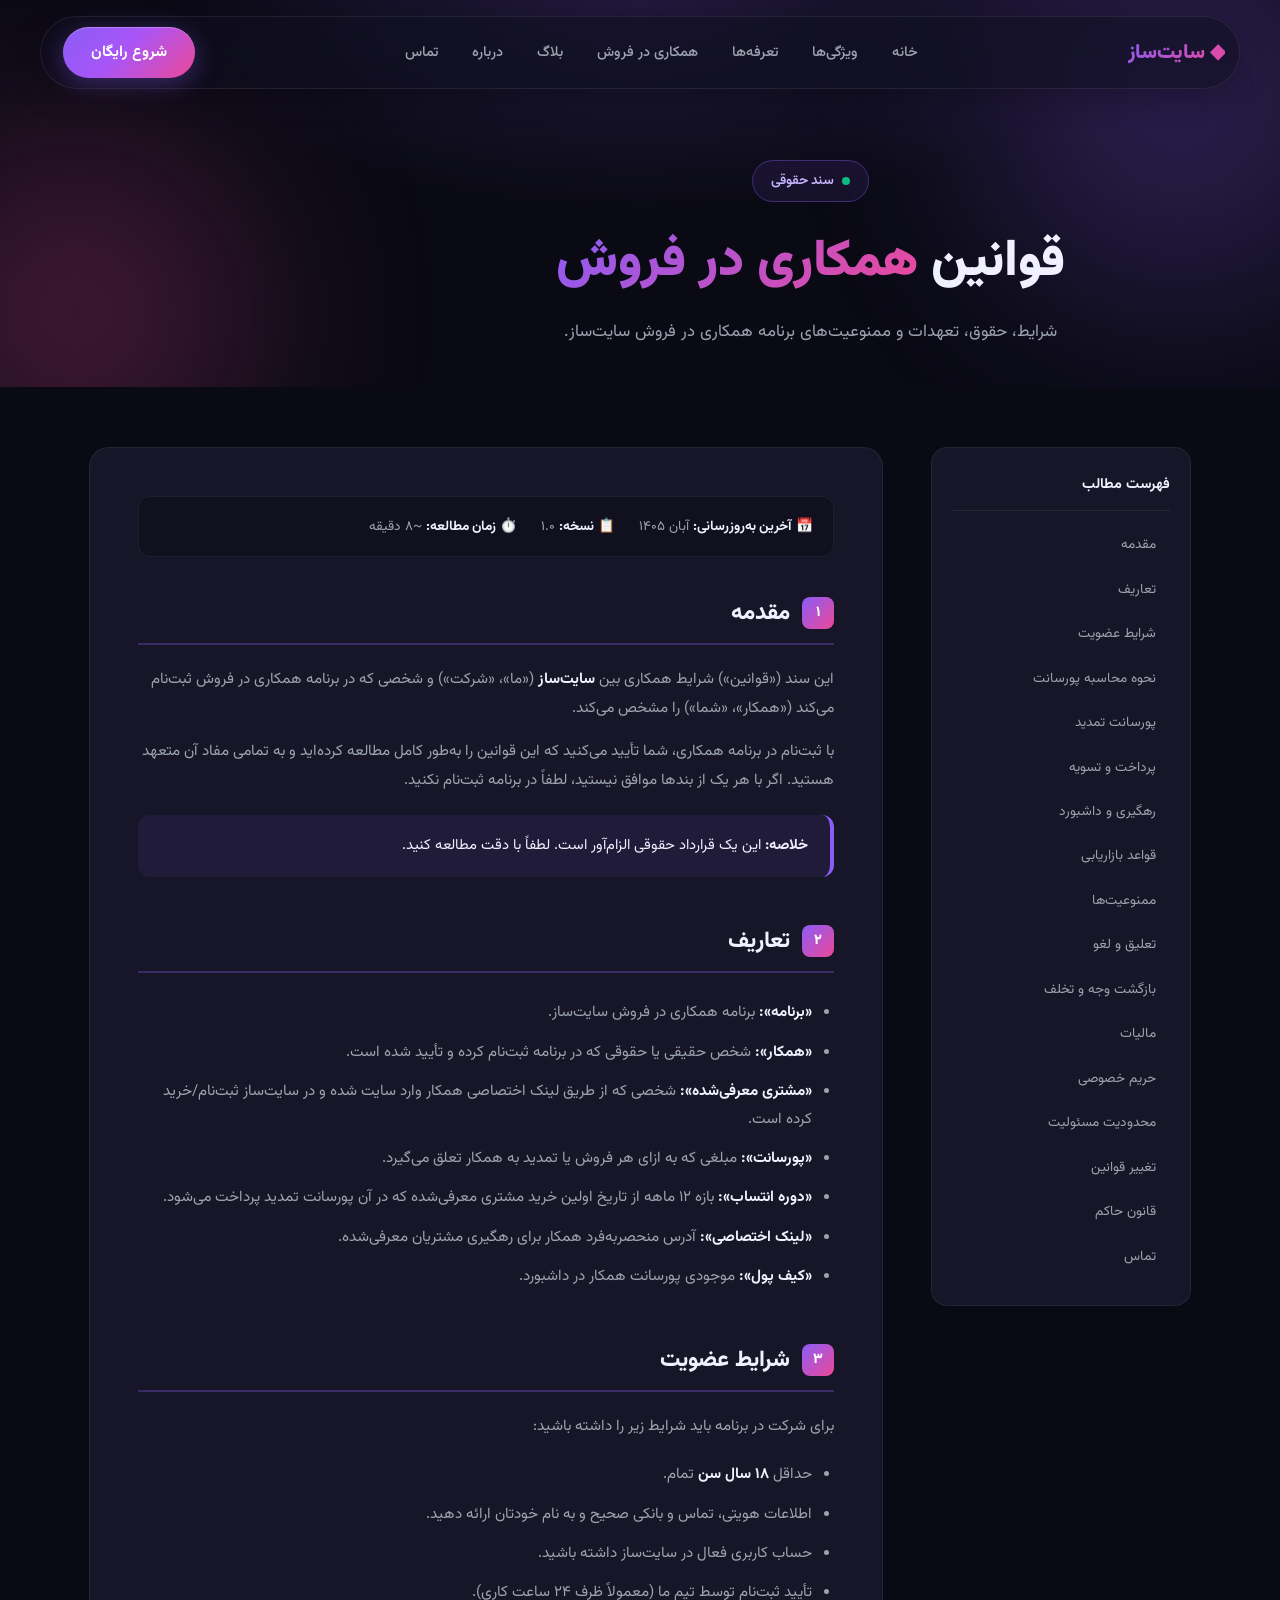
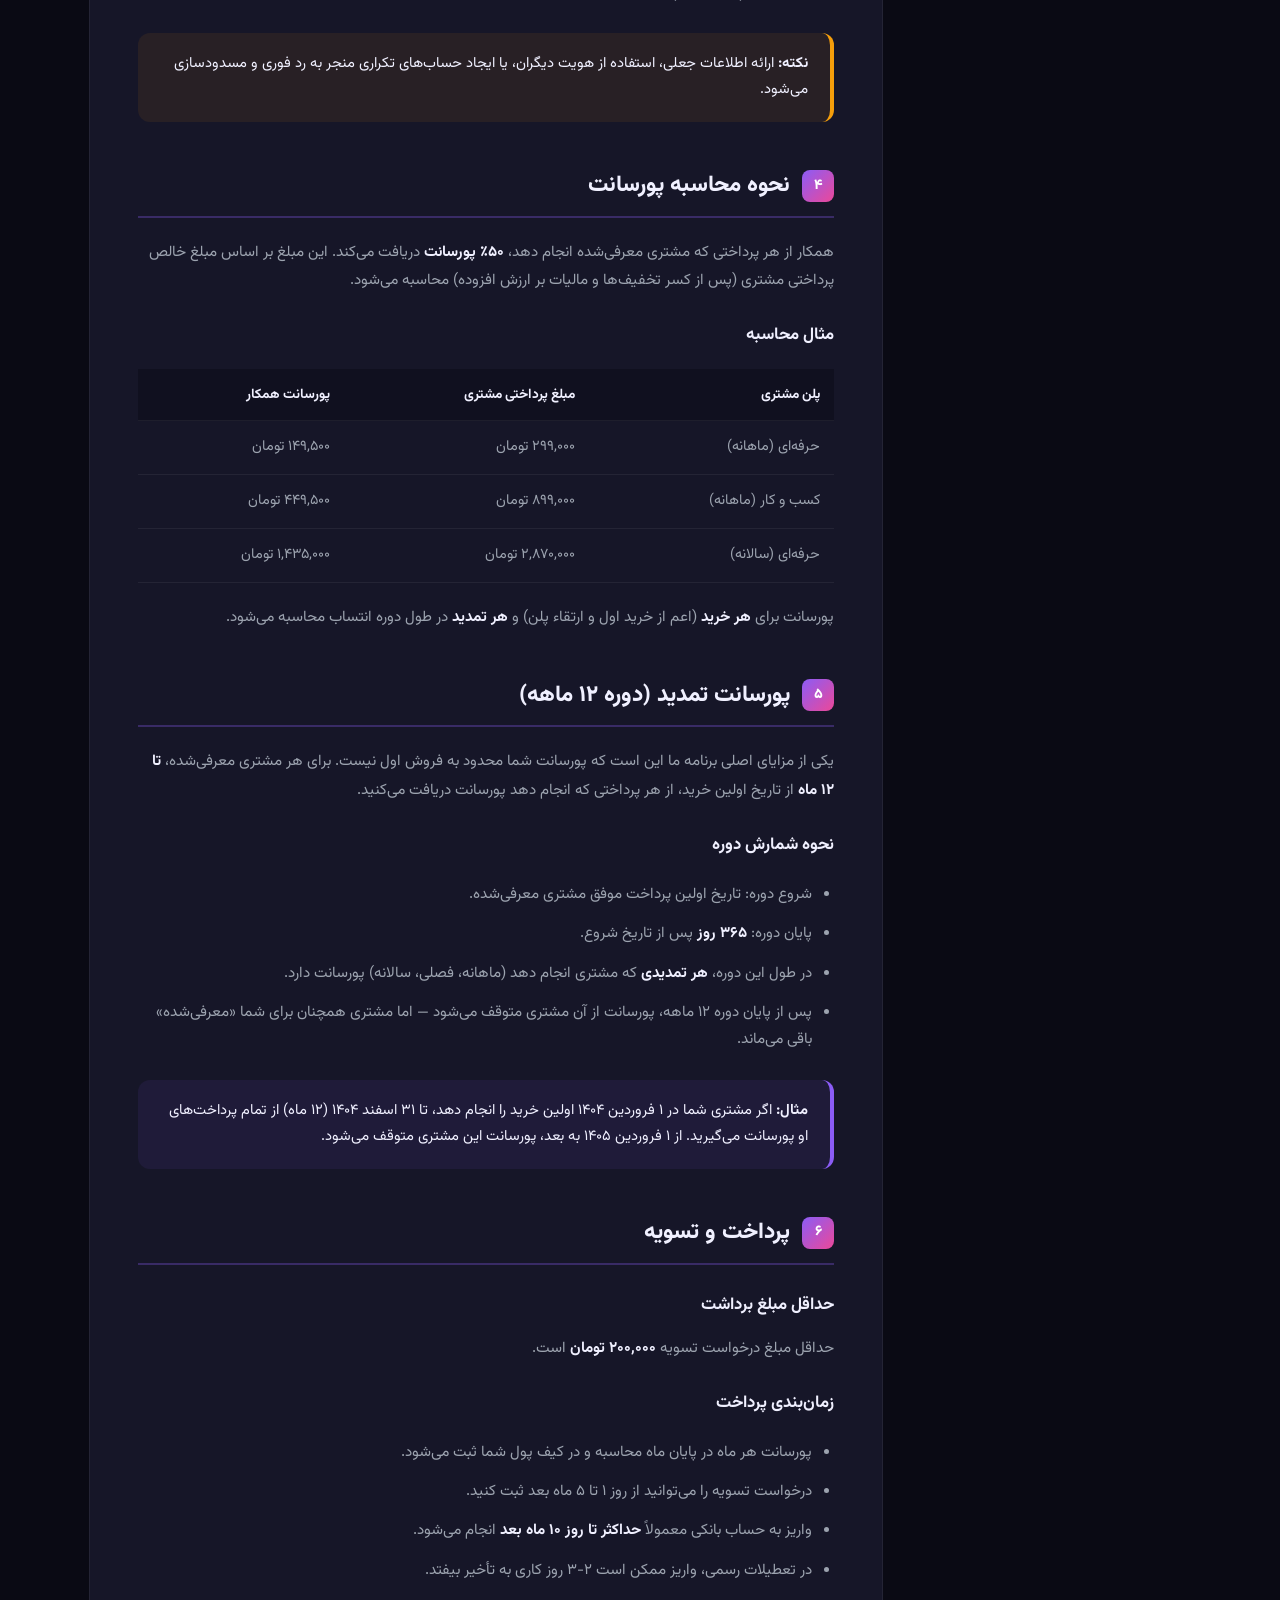
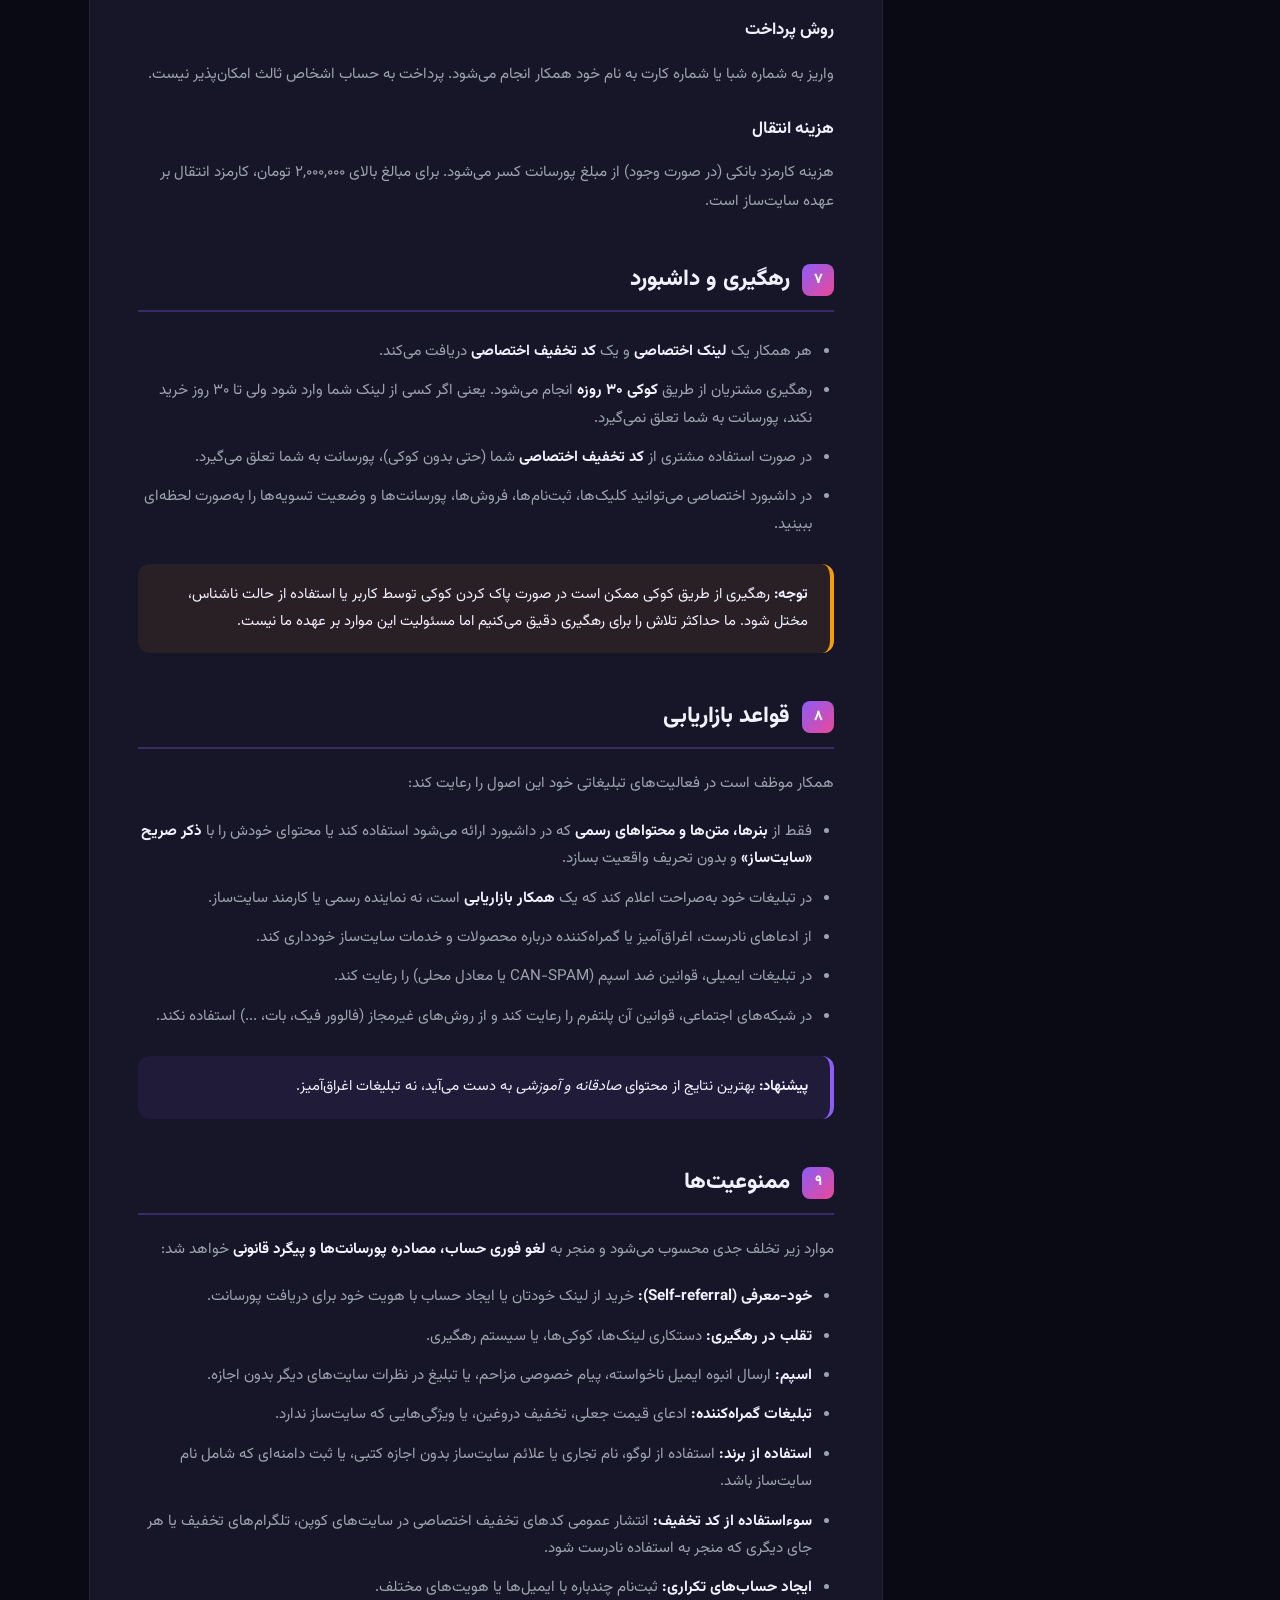
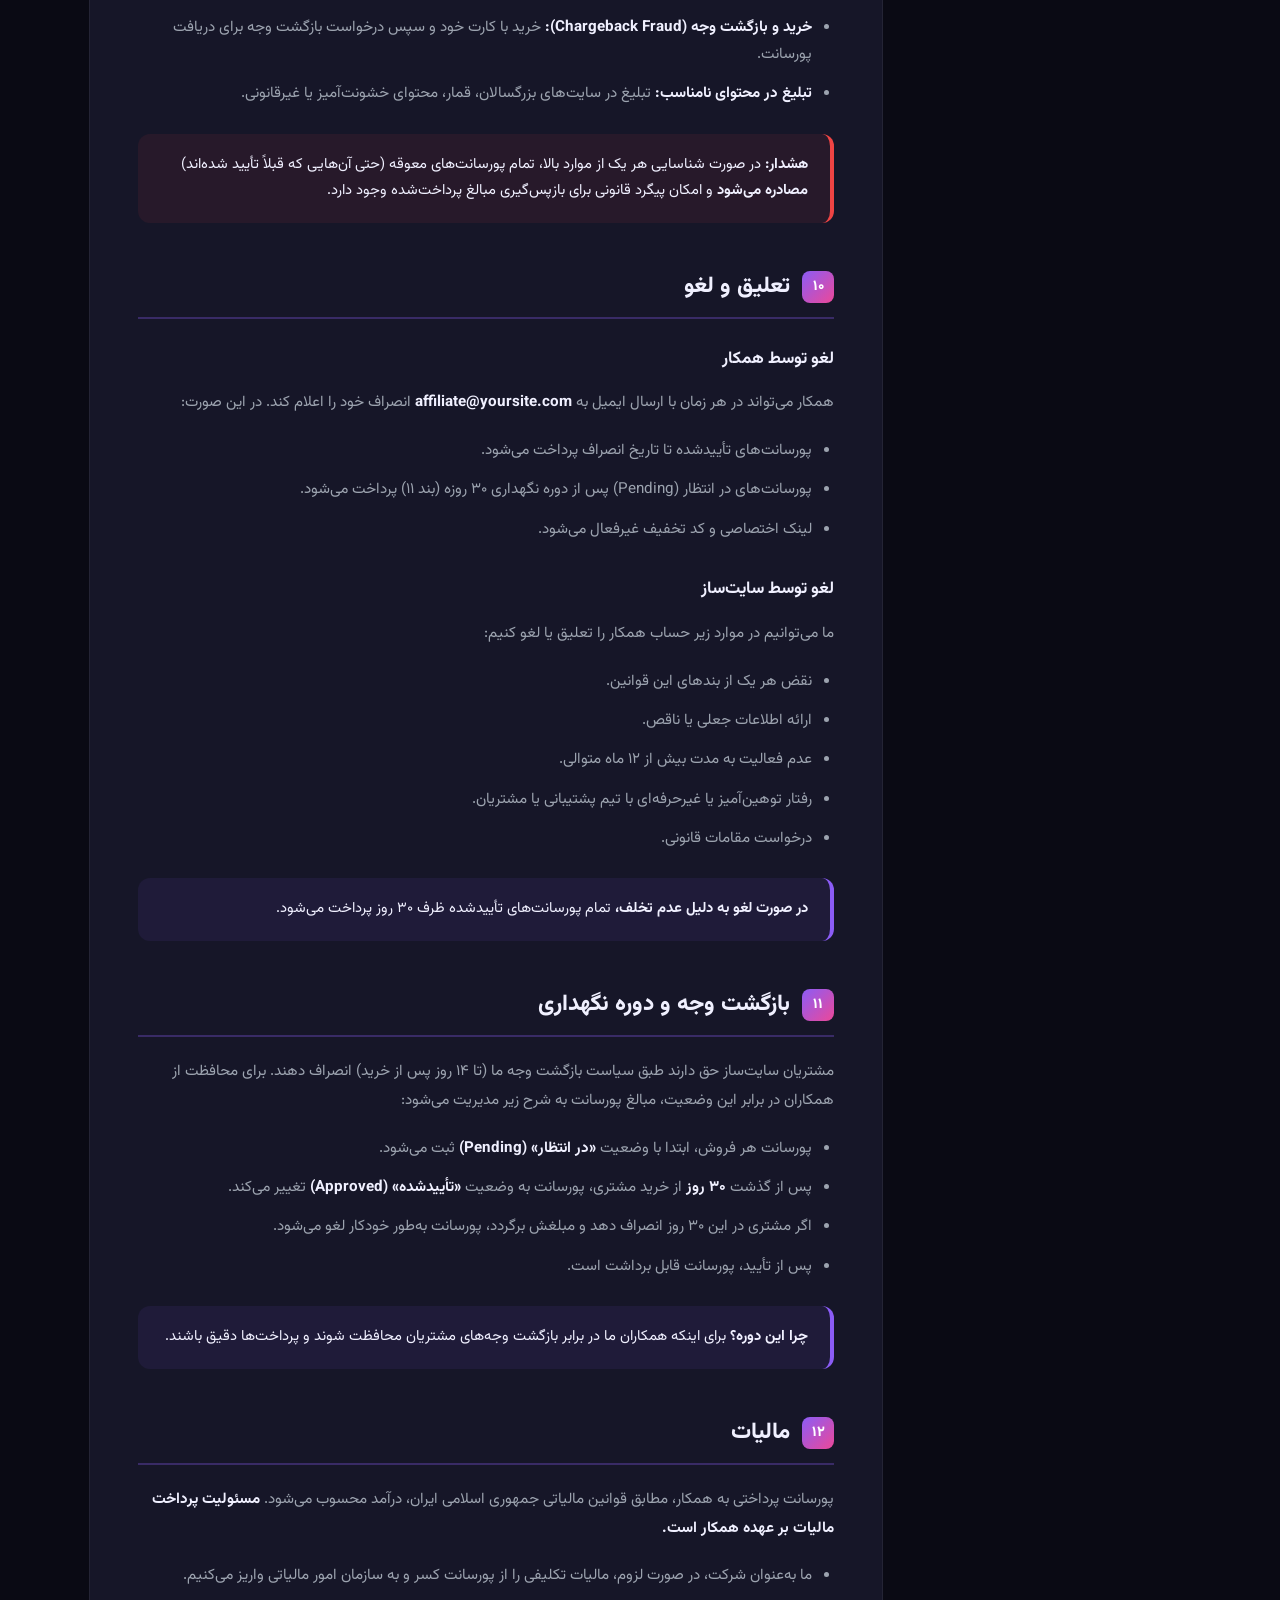
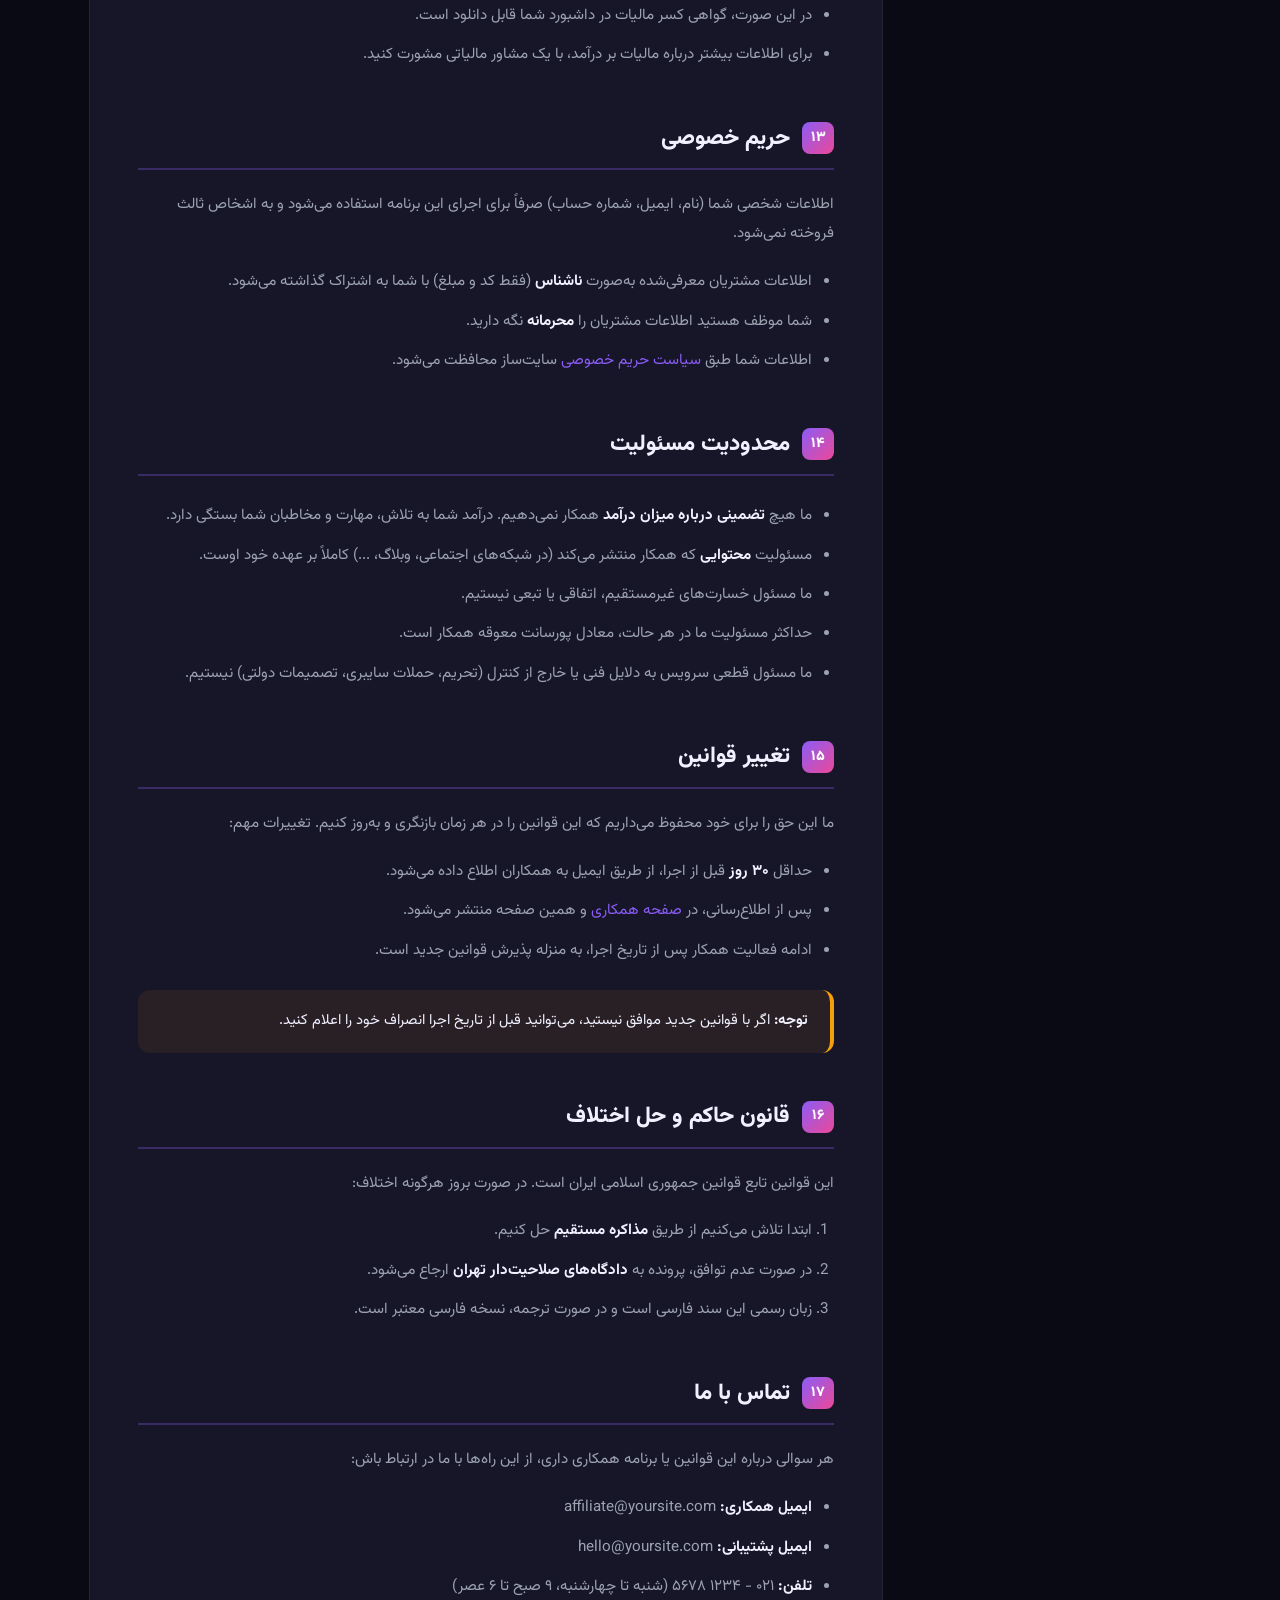
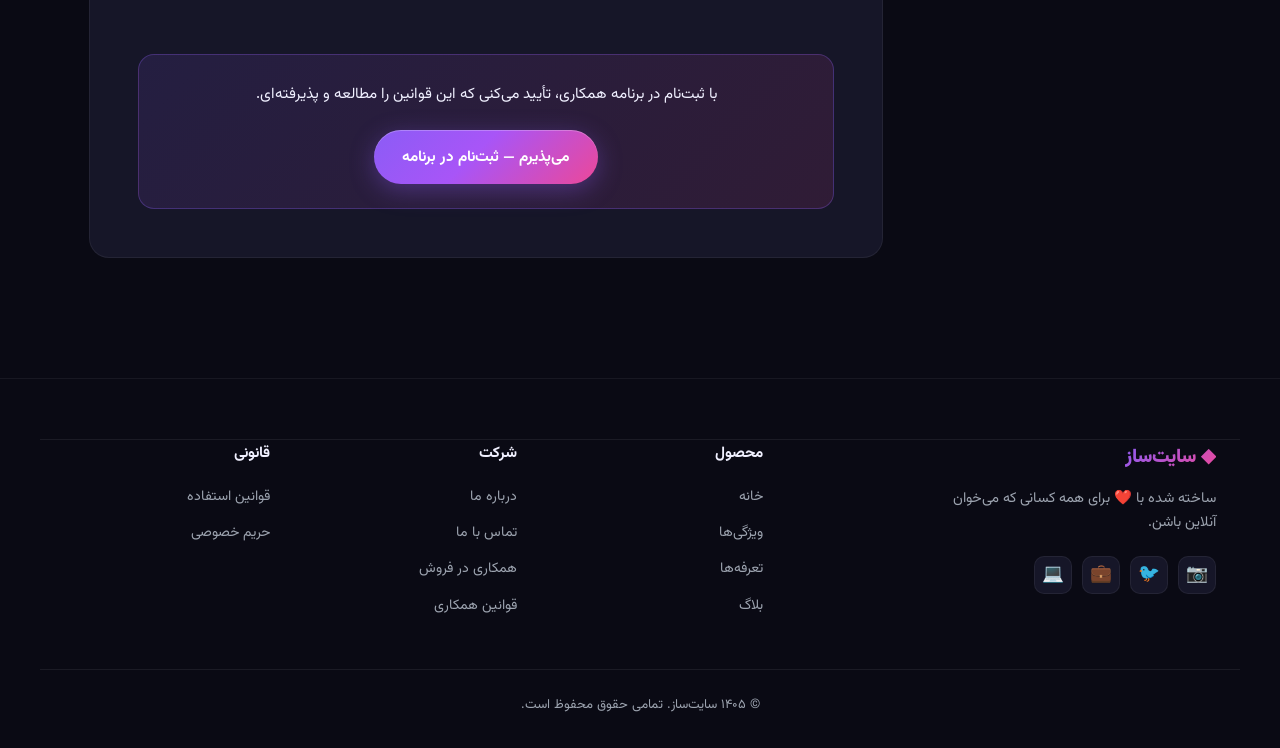
<file: affiliate-terms.html>
<!DOCTYPE html>
<html lang="fa" dir="rtl">
<head>
<meta charset="UTF-8">
<meta name="viewport" content="width=device-width, initial-scale=1.0">
<title>قوانین همکاری در فروش | سایت‌ساز</title>
<meta name="description" content="قوانین و شرایط کامل برنامه همکاری در فروش سایت‌ساز. شرایط پورسانت، پرداخت، ممنوعیت‌ها و حقوق طرفین.">
<link href="vendor/vazirmatn/vazirmatn.css" rel="stylesheet">
<link rel="icon" type="image/svg+xml" href="data:image/svg+xml,%3Csvg xmlns='http://www.w3.org/2000/svg' viewBox='0 0 100 100'%3E%3Cdefs%3E%3ClinearGradient id='g' x1='0' y1='0' x2='1' y2='1'%3E%3Cstop offset='0' stop-color='%238b5cf6'/%3E%3Cstop offset='1' stop-color='%23ec4899'/%3E%3C/linearGradient%3E%3C/defs%3E%3Ccircle cx='50' cy='50' r='45' fill='url(%23g)'/%3E%3Ctext x='50' y='68' font-size='52' text-anchor='middle' fill='white' font-family='Arial' font-weight='bold'%3ES%3C/text%3E%3C/svg%3E">
<link rel="stylesheet" href="css/style.css">
<link rel="stylesheet" href="css/pro.css">
</head>
<body>

<div class="progress-bar"></div>

<nav id="navbar">
  <div class="nav-inner">
    <a href="index.html" class="logo">◆ سایت‌ساز</a>
    <div class="nav-links" id="navLinks">
      <a href="index.html">خانه</a>
      <a href="features.html">ویژگی‌ها</a>
      <a href="pricing.html">تعرفه‌ها</a>
      <a href="affiliate.html">همکاری در فروش</a>
      <a href="blog.html">بلاگ</a>
      <a href="about.html">درباره</a>
      <a href="contact.html">تماس</a>
      <a href="pricing.html" class="mobile-cta btn btn-primary">شروع رایگان</a>
    </div>
    <a href="pricing.html" class="btn btn-primary nav-cta">شروع رایگان</a>
    <button class="mobile-toggle" id="mobileToggle" aria-label="باز کردن منو">
      <span></span><span></span><span></span>
    </button>
  </div>
</nav>

<section class="page-hero" style="padding-bottom: 40px;">
  <div class="hero-glow g1" style="opacity:0.25"></div>
  <div class="hero-glow g2" style="opacity:0.25"></div>
  <div class="hero-content">
    <div class="badge"><span class="dot"></span> سند حقوقی</div>
    <h1>قوانین <span class="grad-text">همکاری در فروش</span></h1>
    <p>شرایط، حقوق، تعهدات و ممنوعیت‌های برنامه همکاری در فروش سایت‌ساز.</p>
  </div>
</section>

<section class="terms-page">
  <div class="container">
    <div class="terms-layout">

      <!-- Table of Contents -->
      <aside>
        <button class="terms-toc-mobile-btn" id="tocToggle">📑 فهرست مطالب ▾</button>
        <nav class="terms-toc" id="toc">
          <h4>فهرست مطالب</h4>
          <ul>
            <li><a href="#intro">مقدمه</a></li>
            <li><a href="#definitions">تعاریف</a></li>
            <li><a href="#eligibility">شرایط عضویت</a></li>
            <li><a href="#commission">نحوه محاسبه پورسانت</a></li>
            <li><a href="#renewal">پورسانت تمدید</a></li>
            <li><a href="#payment">پرداخت و تسویه</a></li>
            <li><a href="#tracking">رهگیری و داشبورد</a></li>
            <li><a href="#marketing">قواعد بازاریابی</a></li>
            <li><a href="#prohibited">ممنوعیت‌ها</a></li>
            <li><a href="#termination">تعلیق و لغو</a></li>
            <li><a href="#chargeback">بازگشت وجه و تخلف</a></li>
            <li><a href="#taxes">مالیات</a></li>
            <li><a href="#privacy">حریم خصوصی</a></li>
            <li><a href="#liability">محدودیت مسئولیت</a></li>
            <li><a href="#changes">تغییر قوانین</a></li>
            <li><a href="#law">قانون حاکم</a></li>
            <li><a href="#contact">تماس</a></li>
          </ul>
        </nav>
      </aside>

      <!-- Content -->
      <article class="terms-content">

        <div class="terms-meta">
          <span>📅 <strong>آخرین به‌روزرسانی:</strong> آبان ۱۴۰۵</span>
          <span>📋 <strong>نسخه:</strong> ۱.۰</span>
          <span>⏱️ <strong>زمان مطالعه:</strong> ~۸ دقیقه</span>
        </div>

        <!-- 1 -->
        <section class="terms-section" id="intro">
          <h2><span class="num">۱</span> مقدمه</h2>
          <p>
            این سند («قوانین») شرایط همکاری بین <strong>سایت‌ساز</strong> («ما»، «شرکت») و شخصی که در برنامه همکاری در فروش ثبت‌نام می‌کند («همکار»، «شما») را مشخص می‌کند.
          </p>
          <p>
            با ثبت‌نام در برنامه همکاری، شما تأیید می‌کنید که این قوانین را به‌طور کامل مطالعه کرده‌اید و به تمامی مفاد آن متعهد هستید. اگر با هر یک از بندها موافق نیستید، لطفاً در برنامه ثبت‌نام نکنید.
          </p>
          <div class="callout">
            <strong>خلاصه:</strong> این یک قرارداد حقوقی الزام‌آور است. لطفاً با دقت مطالعه کنید.
          </div>
        </section>

        <!-- 2 -->
        <section class="terms-section" id="definitions">
          <h2><span class="num">۲</span> تعاریف</h2>
          <ul>
            <li><strong>«برنامه»:</strong> برنامه همکاری در فروش سایت‌ساز.</li>
            <li><strong>«همکار»:</strong> شخص حقیقی یا حقوقی که در برنامه ثبت‌نام کرده و تأیید شده است.</li>
            <li><strong>«مشتری معرفی‌شده»:</strong> شخصی که از طریق لینک اختصاصی همکار وارد سایت شده و در سایت‌ساز ثبت‌نام/خرید کرده است.</li>
            <li><strong>«پورسانت»:</strong> مبلغی که به ازای هر فروش یا تمدید به همکار تعلق می‌گیرد.</li>
            <li><strong>«دوره انتساب»:</strong> بازه ۱۲ ماهه از تاریخ اولین خرید مشتری معرفی‌شده که در آن پورسانت تمدید پرداخت می‌شود.</li>
            <li><strong>«لینک اختصاصی»:</strong> آدرس منحصربه‌فرد همکار برای رهگیری مشتریان معرفی‌شده.</li>
            <li><strong>«کیف پول»:</strong> موجودی پورسانت همکار در داشبورد.</li>
          </ul>
        </section>

        <!-- 3 -->
        <section class="terms-section" id="eligibility">
          <h2><span class="num">۳</span> شرایط عضویت</h2>
          <p>برای شرکت در برنامه باید شرایط زیر را داشته باشید:</p>
          <ul>
            <li>حداقل <strong>۱۸ سال سن</strong> تمام.</li>
            <li>اطلاعات هویتی، تماس و بانکی صحیح و به نام خودتان ارائه دهید.</li>
            <li>حساب کاربری فعال در سایت‌ساز داشته باشید.</li>
            <li>تأیید ثبت‌نام توسط تیم ما (معمولاً ظرف ۲۴ ساعت کاری).</li>
          </ul>
          <div class="callout warn">
            <strong>نکته:</strong> ارائه اطلاعات جعلی، استفاده از هویت دیگران، یا ایجاد حساب‌های تکراری منجر به رد فوری و مسدودسازی می‌شود.
          </div>
        </section>

        <!-- 4 -->
        <section class="terms-section" id="commission">
          <h2><span class="num">۴</span> نحوه محاسبه پورسانت</h2>
          <p>
            همکار از هر پرداختی که مشتری معرفی‌شده انجام دهد، <strong>۵۰٪ پورسانت</strong> دریافت می‌کند. این مبلغ بر اساس مبلغ خالص پرداختی مشتری (پس از کسر تخفیف‌ها و مالیات بر ارزش افزوده) محاسبه می‌شود.
          </p>
          <h3>مثال محاسبه</h3>
          <table>
            <thead>
              <tr><th>پلن مشتری</th><th>مبلغ پرداختی مشتری</th><th>پورسانت همکار</th></tr>
            </thead>
            <tbody>
              <tr><td>حرفه‌ای (ماهانه)</td><td>۲۹۹,۰۰۰ تومان</td><td>۱۴۹,۵۰۰ تومان</td></tr>
              <tr><td>کسب و کار (ماهانه)</td><td>۸۹۹,۰۰۰ تومان</td><td>۴۴۹,۵۰۰ تومان</td></tr>
              <tr><td>حرفه‌ای (سالانه)</td><td>۲,۸۷۰,۰۰۰ تومان</td><td>۱,۴۳۵,۰۰۰ تومان</td></tr>
            </tbody>
          </table>
          <p>
            پورسانت برای <strong>هر خرید</strong> (اعم از خرید اول و ارتقاء پلن) و <strong>هر تمدید</strong> در طول دوره انتساب محاسبه می‌شود.
          </p>
        </section>

        <!-- 5 -->
        <section class="terms-section" id="renewal">
          <h2><span class="num">۵</span> پورسانت تمدید (دوره ۱۲ ماهه)</h2>
          <p>
            یکی از مزایای اصلی برنامه ما این است که پورسانت شما محدود به فروش اول نیست. برای هر مشتری معرفی‌شده، <strong>تا ۱۲ ماه</strong> از تاریخ اولین خرید، از هر پرداختی که انجام دهد پورسانت دریافت می‌کنید.
          </p>
          <h3>نحوه شمارش دوره</h3>
          <ul>
            <li>شروع دوره: تاریخ اولین پرداخت موفق مشتری معرفی‌شده.</li>
            <li>پایان دوره: <strong>۳۶۵ روز</strong> پس از تاریخ شروع.</li>
            <li>در طول این دوره، <strong>هر تمدیدی</strong> که مشتری انجام دهد (ماهانه، فصلی، سالانه) پورسانت دارد.</li>
            <li>پس از پایان دوره ۱۲ ماهه، پورسانت از آن مشتری متوقف می‌شود — اما مشتری همچنان برای شما «معرفی‌شده» باقی می‌ماند.</li>
          </ul>
          <div class="callout">
            <strong>مثال:</strong> اگر مشتری شما در ۱ فروردین ۱۴۰۴ اولین خرید را انجام دهد، تا ۳۱ اسفند ۱۴۰۴ (۱۲ ماه) از تمام پرداخت‌های او پورسانت می‌گیرید. از ۱ فروردین ۱۴۰۵ به بعد، پورسانت این مشتری متوقف می‌شود.
          </div>
        </section>

        <!-- 6 -->
        <section class="terms-section" id="payment">
          <h2><span class="num">۶</span> پرداخت و تسویه</h2>
          <h3>حداقل مبلغ برداشت</h3>
          <p>حداقل مبلغ درخواست تسویه <strong>۲۰۰,۰۰۰ تومان</strong> است.</p>

          <h3>زمان‌بندی پرداخت</h3>
          <ul>
            <li>پورسانت هر ماه در پایان ماه محاسبه و در کیف پول شما ثبت می‌شود.</li>
            <li>درخواست تسویه را می‌توانید از روز ۱ تا ۵ ماه بعد ثبت کنید.</li>
            <li>واریز به حساب بانکی معمولاً <strong>حداکثر تا روز ۱۰ ماه بعد</strong> انجام می‌شود.</li>
            <li>در تعطیلات رسمی، واریز ممکن است ۲-۳ روز کاری به تأخیر بیفتد.</li>
          </ul>

          <h3>روش پرداخت</h3>
          <p>
            واریز به شماره شبا یا شماره کارت به نام خود همکار انجام می‌شود. پرداخت به حساب اشخاص ثالث امکان‌پذیر نیست.
          </p>

          <h3>هزینه انتقال</h3>
          <p>
            هزینه کارمزد بانکی (در صورت وجود) از مبلغ پورسانت کسر می‌شود. برای مبالغ بالای ۲,۰۰۰,۰۰۰ تومان، کارمزد انتقال بر عهده سایت‌ساز است.
          </p>
        </section>

        <!-- 7 -->
        <section class="terms-section" id="tracking">
          <h2><span class="num">۷</span> رهگیری و داشبورد</h2>
          <ul>
            <li>هر همکار یک <strong>لینک اختصاصی</strong> و یک <strong>کد تخفیف اختصاصی</strong> دریافت می‌کند.</li>
            <li>رهگیری مشتریان از طریق <strong>کوکی ۳۰ روزه</strong> انجام می‌شود. یعنی اگر کسی از لینک شما وارد شود ولی تا ۳۰ روز خرید نکند، پورسانت به شما تعلق نمی‌گیرد.</li>
            <li>در صورت استفاده مشتری از <strong>کد تخفیف اختصاصی</strong> شما (حتی بدون کوکی)، پورسانت به شما تعلق می‌گیرد.</li>
            <li>در داشبورد اختصاصی می‌توانید کلیک‌ها، ثبت‌نام‌ها، فروش‌ها، پورسانت‌ها و وضعیت تسویه‌ها را به‌صورت لحظه‌ای ببینید.</li>
          </ul>
          <div class="callout warn">
            <strong>توجه:</strong> رهگیری از طریق کوکی ممکن است در صورت پاک کردن کوکی توسط کاربر یا استفاده از حالت ناشناس، مختل شود. ما حداکثر تلاش را برای رهگیری دقیق می‌کنیم اما مسئولیت این موارد بر عهده ما نیست.
          </div>
        </section>

        <!-- 8 -->
        <section class="terms-section" id="marketing">
          <h2><span class="num">۸</span> قواعد بازاریابی</h2>
          <p>همکار موظف است در فعالیت‌های تبلیغاتی خود این اصول را رعایت کند:</p>
          <ul>
            <li>فقط از <strong>بنرها، متن‌ها و محتواهای رسمی</strong> که در داشبورد ارائه می‌شود استفاده کند یا محتوای خودش را با <strong>ذکر صریح «سایت‌ساز»</strong> و بدون تحریف واقعیت بسازد.</li>
            <li>در تبلیغات خود به‌صراحت اعلام کند که یک <strong>همکار بازاریابی</strong> است، نه نماینده رسمی یا کارمند سایت‌ساز.</li>
            <li>از ادعاهای نادرست، اغراق‌آمیز یا گمراه‌کننده درباره محصولات و خدمات سایت‌ساز خودداری کند.</li>
            <li>در تبلیغات ایمیلی، قوانین ضد اسپم (CAN-SPAM یا معادل محلی) را رعایت کند.</li>
            <li>در شبکه‌های اجتماعی، قوانین آن پلتفرم را رعایت کند و از روش‌های غیرمجاز (فالوور فیک، بات، ...) استفاده نکند.</li>
          </ul>
          <div class="callout">
            <strong>پیشنهاد:</strong> بهترین نتایج از محتوای <em>صادقانه و آموزشی</em> به دست می‌آید، نه تبلیغات اغراق‌آمیز.
          </div>
        </section>

        <!-- 9 -->
        <section class="terms-section" id="prohibited">
          <h2><span class="num">۹</span> ممنوعیت‌ها</h2>
          <p>موارد زیر تخلف جدی محسوب می‌شود و منجر به <strong>لغو فوری حساب، مصادره پورسانت‌ها و پیگرد قانونی</strong> خواهد شد:</p>
          <ul>
            <li><strong>خود-معرفی (Self-referral):</strong> خرید از لینک خودتان یا ایجاد حساب با هویت خود برای دریافت پورسانت.</li>
            <li><strong>تقلب در رهگیری:</strong> دستکاری لینک‌ها، کوکی‌ها، یا سیستم رهگیری.</li>
            <li><strong>اسپم:</strong> ارسال انبوه ایمیل ناخواسته، پیام خصوصی مزاحم، یا تبلیغ در نظرات سایت‌های دیگر بدون اجازه.</li>
            <li><strong>تبلیغات گمراه‌کننده:</strong> ادعای قیمت جعلی، تخفیف دروغین، یا ویژگی‌هایی که سایت‌ساز ندارد.</li>
            <li><strong>استفاده از برند:</strong> استفاده از لوگو، نام تجاری یا علائم سایت‌ساز بدون اجازه کتبی، یا ثبت دامنه‌ای که شامل نام سایت‌ساز باشد.</li>
            <li><strong>سوءاستفاده از کد تخفیف:</strong> انتشار عمومی کدهای تخفیف اختصاصی در سایت‌های کوپن، تلگرام‌های تخفیف یا هر جای دیگری که منجر به استفاده نادرست شود.</li>
            <li><strong>ایجاد حساب‌های تکراری:</strong> ثبت‌نام چندباره با ایمیل‌ها یا هویت‌های مختلف.</li>
            <li><strong>خرید و بازگشت وجه (Chargeback Fraud):</strong> خرید با کارت خود و سپس درخواست بازگشت وجه برای دریافت پورسانت.</li>
            <li><strong>تبلیغ در محتوای نامناسب:</strong> تبلیغ در سایت‌های بزرگسالان، قمار، محتوای خشونت‌آمیز یا غیرقانونی.</li>
          </ul>
          <div class="callout danger">
            <strong>هشدار:</strong> در صورت شناسایی هر یک از موارد بالا، تمام پورسانت‌های معوقه (حتی آن‌هایی که قبلاً تأیید شده‌اند) <strong>مصادره می‌شود</strong> و امکان پیگرد قانونی برای بازپس‌گیری مبالغ پرداخت‌شده وجود دارد.
          </div>
        </section>

        <!-- 10 -->
        <section class="terms-section" id="termination">
          <h2><span class="num">۱۰</span> تعلیق و لغو</h2>
          <h3>لغو توسط همکار</h3>
          <p>
            همکار می‌تواند در هر زمان با ارسال ایمیل به <strong>affiliate@yoursite.com</strong> انصراف خود را اعلام کند. در این صورت:
          </p>
          <ul>
            <li>پورسانت‌های تأییدشده تا تاریخ انصراف پرداخت می‌شود.</li>
            <li>پورسانت‌های در انتظار (Pending) پس از دوره نگهداری ۳۰ روزه (بند ۱۱) پرداخت می‌شود.</li>
            <li>لینک اختصاصی و کد تخفیف غیرفعال می‌شود.</li>
          </ul>

          <h3>لغو توسط سایت‌ساز</h3>
          <p>ما می‌توانیم در موارد زیر حساب همکار را تعلیق یا لغو کنیم:</p>
          <ul>
            <li>نقض هر یک از بندهای این قوانین.</li>
            <li>ارائه اطلاعات جعلی یا ناقص.</li>
            <li>عدم فعالیت به مدت بیش از ۱۲ ماه متوالی.</li>
            <li>رفتار توهین‌آمیز یا غیرحرفه‌ای با تیم پشتیبانی یا مشتریان.</li>
            <li>درخواست مقامات قانونی.</li>
          </ul>
          <div class="callout">
            <strong>در صورت لغو به دلیل عدم تخلف،</strong> تمام پورسانت‌های تأییدشده ظرف ۳۰ روز پرداخت می‌شود.
          </div>
        </section>

        <!-- 11 -->
        <section class="terms-section" id="chargeback">
          <h2><span class="num">۱۱</span> بازگشت وجه و دوره نگهداری</h2>
          <p>
            مشتریان سایت‌ساز حق دارند طبق سیاست بازگشت وجه ما (تا ۱۴ روز پس از خرید) انصراف دهند. برای محافظت از همکاران در برابر این وضعیت، مبالغ پورسانت به شرح زیر مدیریت می‌شود:
          </p>
          <ul>
            <li>پورسانت هر فروش، ابتدا با وضعیت <strong>«در انتظار» (Pending)</strong> ثبت می‌شود.</li>
            <li>پس از گذشت <strong>۳۰ روز</strong> از خرید مشتری، پورسانت به وضعیت <strong>«تأییدشده» (Approved)</strong> تغییر می‌کند.</li>
            <li>اگر مشتری در این ۳۰ روز انصراف دهد و مبلغش برگردد، پورسانت به‌طور خودکار لغو می‌شود.</li>
            <li>پس از تأیید، پورسانت قابل برداشت است.</li>
          </ul>
          <div class="callout">
            <strong>چرا این دوره؟</strong> برای اینکه همکاران ما در برابر بازگشت وجه‌های مشتریان محافظت شوند و پرداخت‌ها دقیق باشند.
          </div>
        </section>

        <!-- 12 -->
        <section class="terms-section" id="taxes">
          <h2><span class="num">۱۲</span> مالیات</h2>
          <p>
            پورسانت پرداختی به همکار، مطابق قوانین مالیاتی جمهوری اسلامی ایران، درآمد محسوب می‌شود. <strong>مسئولیت پرداخت مالیات بر عهده همکار است.</strong>
          </p>
          <ul>
            <li>ما به‌عنوان شرکت، در صورت لزوم، مالیات تکلیفی را از پورسانت کسر و به سازمان امور مالیاتی واریز می‌کنیم.</li>
            <li>در این صورت، گواهی کسر مالیات در داشبورد شما قابل دانلود است.</li>
            <li>برای اطلاعات بیشتر درباره مالیات بر درآمد، با یک مشاور مالیاتی مشورت کنید.</li>
          </ul>
        </section>

        <!-- 13 -->
        <section class="terms-section" id="privacy">
          <h2><span class="num">۱۳</span> حریم خصوصی</h2>
          <p>
            اطلاعات شخصی شما (نام، ایمیل، شماره حساب) صرفاً برای اجرای این برنامه استفاده می‌شود و به اشخاص ثالث فروخته نمی‌شود.
          </p>
          <ul>
            <li>اطلاعات مشتریان معرفی‌شده به‌صورت <strong>ناشناس</strong> (فقط کد و مبلغ) با شما به اشتراک گذاشته می‌شود.</li>
            <li>شما موظف هستید اطلاعات مشتریان را <strong>محرمانه</strong> نگه دارید.</li>
            <li>اطلاعات شما طبق <a href="#" style="color:var(--primary);">سیاست حریم خصوصی</a> سایت‌ساز محافظت می‌شود.</li>
          </ul>
        </section>

        <!-- 14 -->
        <section class="terms-section" id="liability">
          <h2><span class="num">۱۴</span> محدودیت مسئولیت</h2>
          <ul>
            <li>ما هیچ <strong>تضمینی درباره میزان درآمد</strong> همکار نمی‌دهیم. درآمد شما به تلاش، مهارت و مخاطبان شما بستگی دارد.</li>
            <li>مسئولیت <strong>محتوایی</strong> که همکار منتشر می‌کند (در شبکه‌های اجتماعی، وبلاگ، ...) کاملاً بر عهده خود اوست.</li>
            <li>ما مسئول خسارت‌های غیرمستقیم، اتفاقی یا تبعی نیستیم.</li>
            <li>حداکثر مسئولیت ما در هر حالت، معادل پورسانت معوقه همکار است.</li>
            <li>ما مسئول قطعی سرویس به دلایل فنی یا خارج از کنترل (تحریم، حملات سایبری، تصمیمات دولتی) نیستیم.</li>
          </ul>
        </section>

        <!-- 15 -->
        <section class="terms-section" id="changes">
          <h2><span class="num">۱۵</span> تغییر قوانین</h2>
          <p>
            ما این حق را برای خود محفوظ می‌داریم که این قوانین را در هر زمان بازنگری و به‌روز کنیم. تغییرات مهم:
          </p>
          <ul>
            <li>حداقل <strong>۳۰ روز</strong> قبل از اجرا، از طریق ایمیل به همکاران اطلاع داده می‌شود.</li>
            <li>پس از اطلاع‌رسانی، در <a href="affiliate.html" style="color:var(--primary);">صفحه همکاری</a> و همین صفحه منتشر می‌شود.</li>
            <li>ادامه فعالیت همکار پس از تاریخ اجرا، به منزله پذیرش قوانین جدید است.</li>
          </ul>
          <div class="callout warn">
            <strong>توجه:</strong> اگر با قوانین جدید موافق نیستید، می‌توانید قبل از تاریخ اجرا انصراف خود را اعلام کنید.
          </div>
        </section>

        <!-- 16 -->
        <section class="terms-section" id="law">
          <h2><span class="num">۱۶</span> قانون حاکم و حل اختلاف</h2>
          <p>
            این قوانین تابع قوانین جمهوری اسلامی ایران است. در صورت بروز هرگونه اختلاف:
          </p>
          <ol>
            <li>ابتدا تلاش می‌کنیم از طریق <strong>مذاکره مستقیم</strong> حل کنیم.</li>
            <li>در صورت عدم توافق، پرونده به <strong>دادگاه‌های صلاحیت‌دار تهران</strong> ارجاع می‌شود.</li>
            <li>زبان رسمی این سند فارسی است و در صورت ترجمه، نسخه فارسی معتبر است.</li>
          </ol>
        </section>

        <!-- 17 -->
        <section class="terms-section" id="contact">
          <h2><span class="num">۱۷</span> تماس با ما</h2>
          <p>هر سوالی درباره این قوانین یا برنامه همکاری داری، از این راه‌ها با ما در ارتباط باش:</p>
          <ul>
            <li><strong>ایمیل همکاری:</strong> affiliate@yoursite.com</li>
            <li><strong>ایمیل پشتیبانی:</strong> hello@yoursite.com</li>
            <li><strong>تلفن:</strong> ۰۲۱ - ۱۲۳۴ ۵۶۷۸ (شنبه تا چهارشنبه، ۹ صبح تا ۶ عصر)</li>
          </ul>
        </section>

        <!-- Agreement CTA -->
        <div class="terms-agreement">
          <p>با ثبت‌نام در برنامه همکاری، تأیید می‌کنی که این قوانین را مطالعه و پذیرفته‌ای.</p>
          <a href="affiliate.html#signup" class="btn btn-primary">می‌پذیرم — ثبت‌نام در برنامه</a>
        </div>

      </article>
    </div>
  </div>
</section>

<button class="scroll-top" id="scrollTop" aria-label="بازگشت به بالا">↑</button>

<footer>
  <div class="footer-main">
    <div class="footer-brand-col">
      <div class="logo">◆ سایت‌ساز</div>
      <p class="footer-tagline">ساخته شده با ❤️ برای همه کسانی که می‌خوان آنلاین باشن.</p>
      <div class="footer-social">
        <a href="#" aria-label="اینستاگرام">📷</a>
        <a href="#" aria-label="توییتر">🐦</a>
        <a href="#" aria-label="لینکدین">💼</a>
        <a href="#" aria-label="گیت‌هاب">💻</a>
      </div>
    </div>
    <div class="footer-col">
      <h4>محصول</h4>
      <ul>
        <li><a href="index.html">خانه</a></li>
        <li><a href="features.html">ویژگی‌ها</a></li>
        <li><a href="pricing.html">تعرفه‌ها</a></li>
        <li><a href="blog.html">بلاگ</a></li>
      </ul>
    </div>
    <div class="footer-col">
      <h4>شرکت</h4>
      <ul>
        <li><a href="about.html">درباره ما</a></li>
        <li><a href="contact.html">تماس با ما</a></li>
        <li><a href="affiliate.html">همکاری در فروش</a></li>
        <li><a href="affiliate-terms.html">قوانین همکاری</a></li>
      </ul>
    </div>
    <div class="footer-col">
      <h4>قانونی</h4>
      <ul>
        <li><a href="#">قوانین استفاده</a></li>
        <li><a href="#">حریم خصوصی</a></li>
      </ul>
    </div>
  </div>
  <div class="footer-bottom">© ۱۴۰۵ سایت‌ساز. تمامی حقوق محفوظ است.</div>
</footer>

<script src="vendor/gsap/gsap.min.js"></script>
<script src="vendor/gsap/ScrollTrigger.min.js"></script>
<script src="js/config.js"></script>
<script src="js/main.js"></script>

<script>
/* ============ TERMS PAGE INTERACTIONS ============ */
(function () {
  // Mobile TOC toggle
  const tocToggle = document.getElementById('tocToggle');
  const toc = document.getElementById('toc');
  if (tocToggle && toc) {
    tocToggle.addEventListener('click', () => {
      toc.classList.toggle('open');
    });
  }

  // Active link in TOC based on scroll
  const sections = document.querySelectorAll('.terms-section');
  const tocLinks = document.querySelectorAll('.terms-toc a');

  function updateActiveToc() {
    let current = '';
    sections.forEach(sec => {
      const rect = sec.getBoundingClientRect();
      if (rect.top <= 150) current = sec.id;
    });
    tocLinks.forEach(link => {
      link.classList.toggle('active', link.getAttribute('href') === '#' + current);
    });
  }

  window.addEventListener('scroll', updateActiveToc, { passive: true });
  updateActiveToc();
})();
</script>
</body>
</html>
</file>
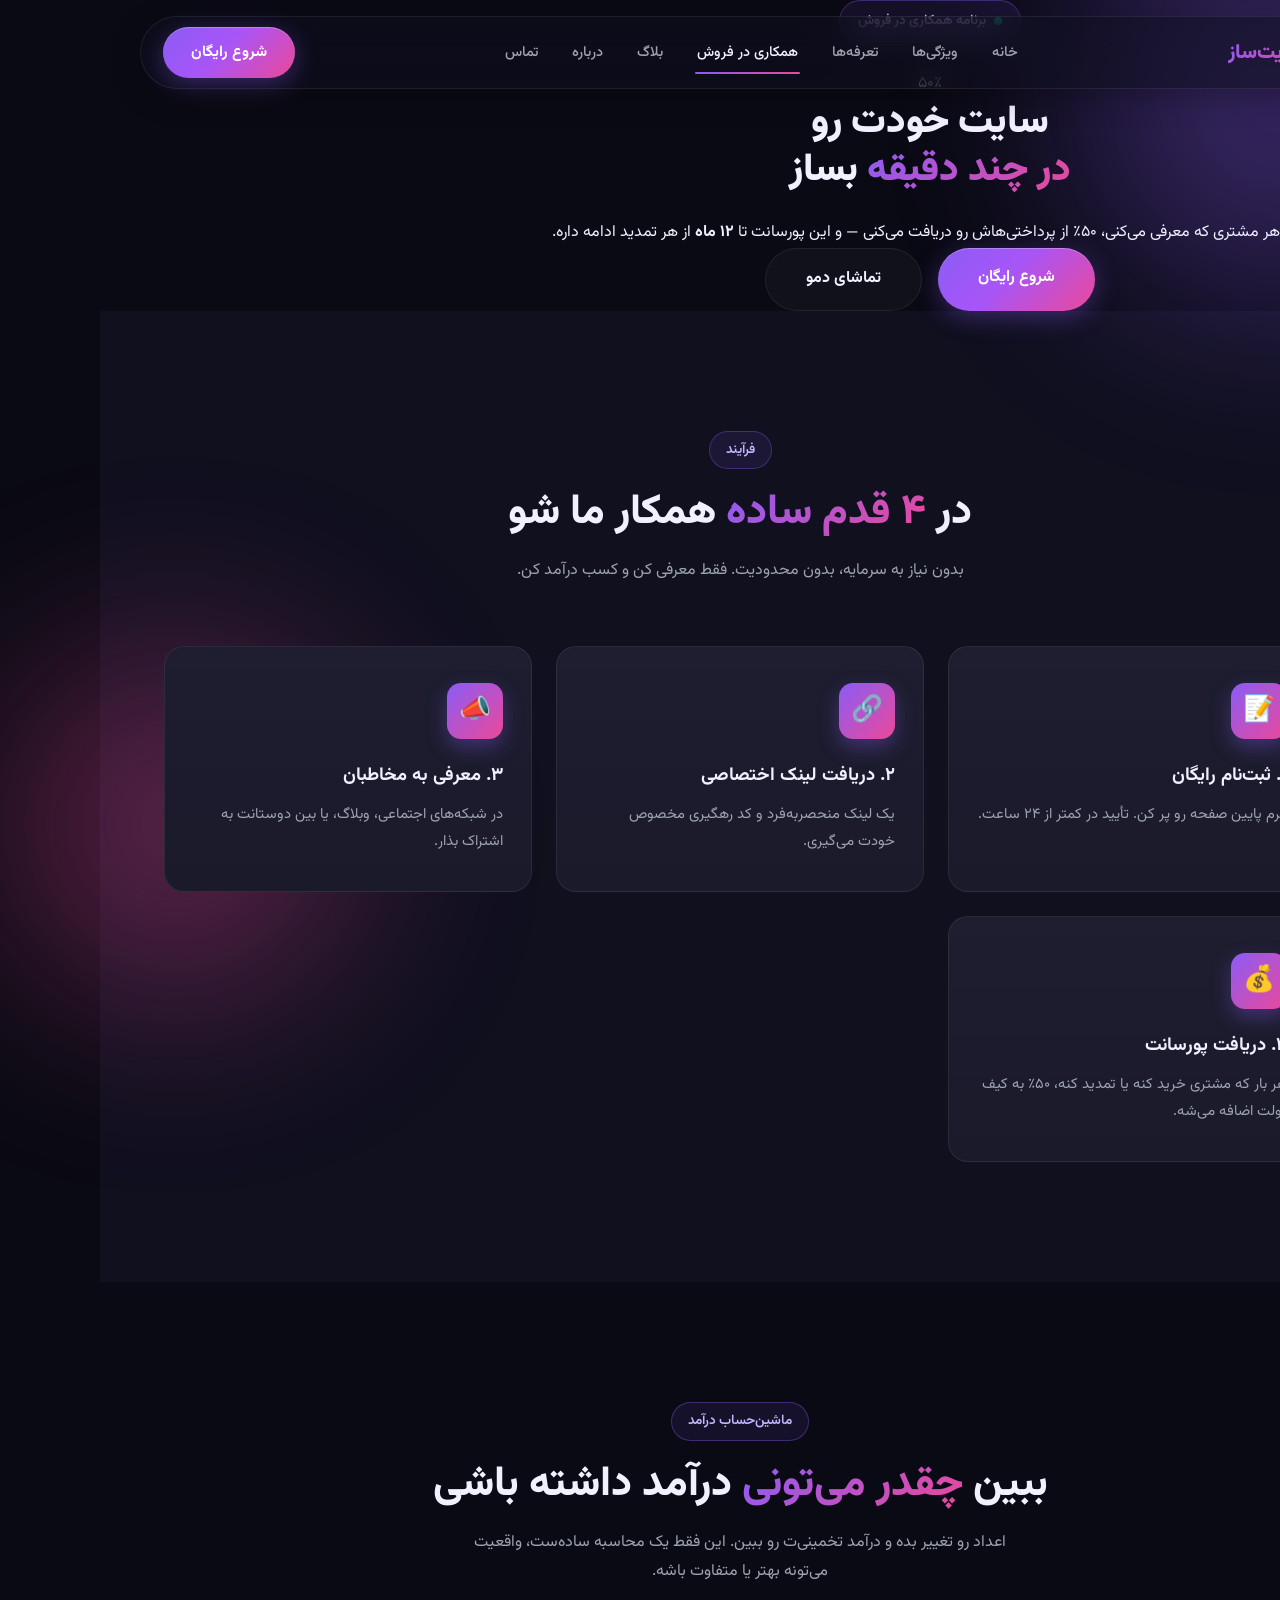
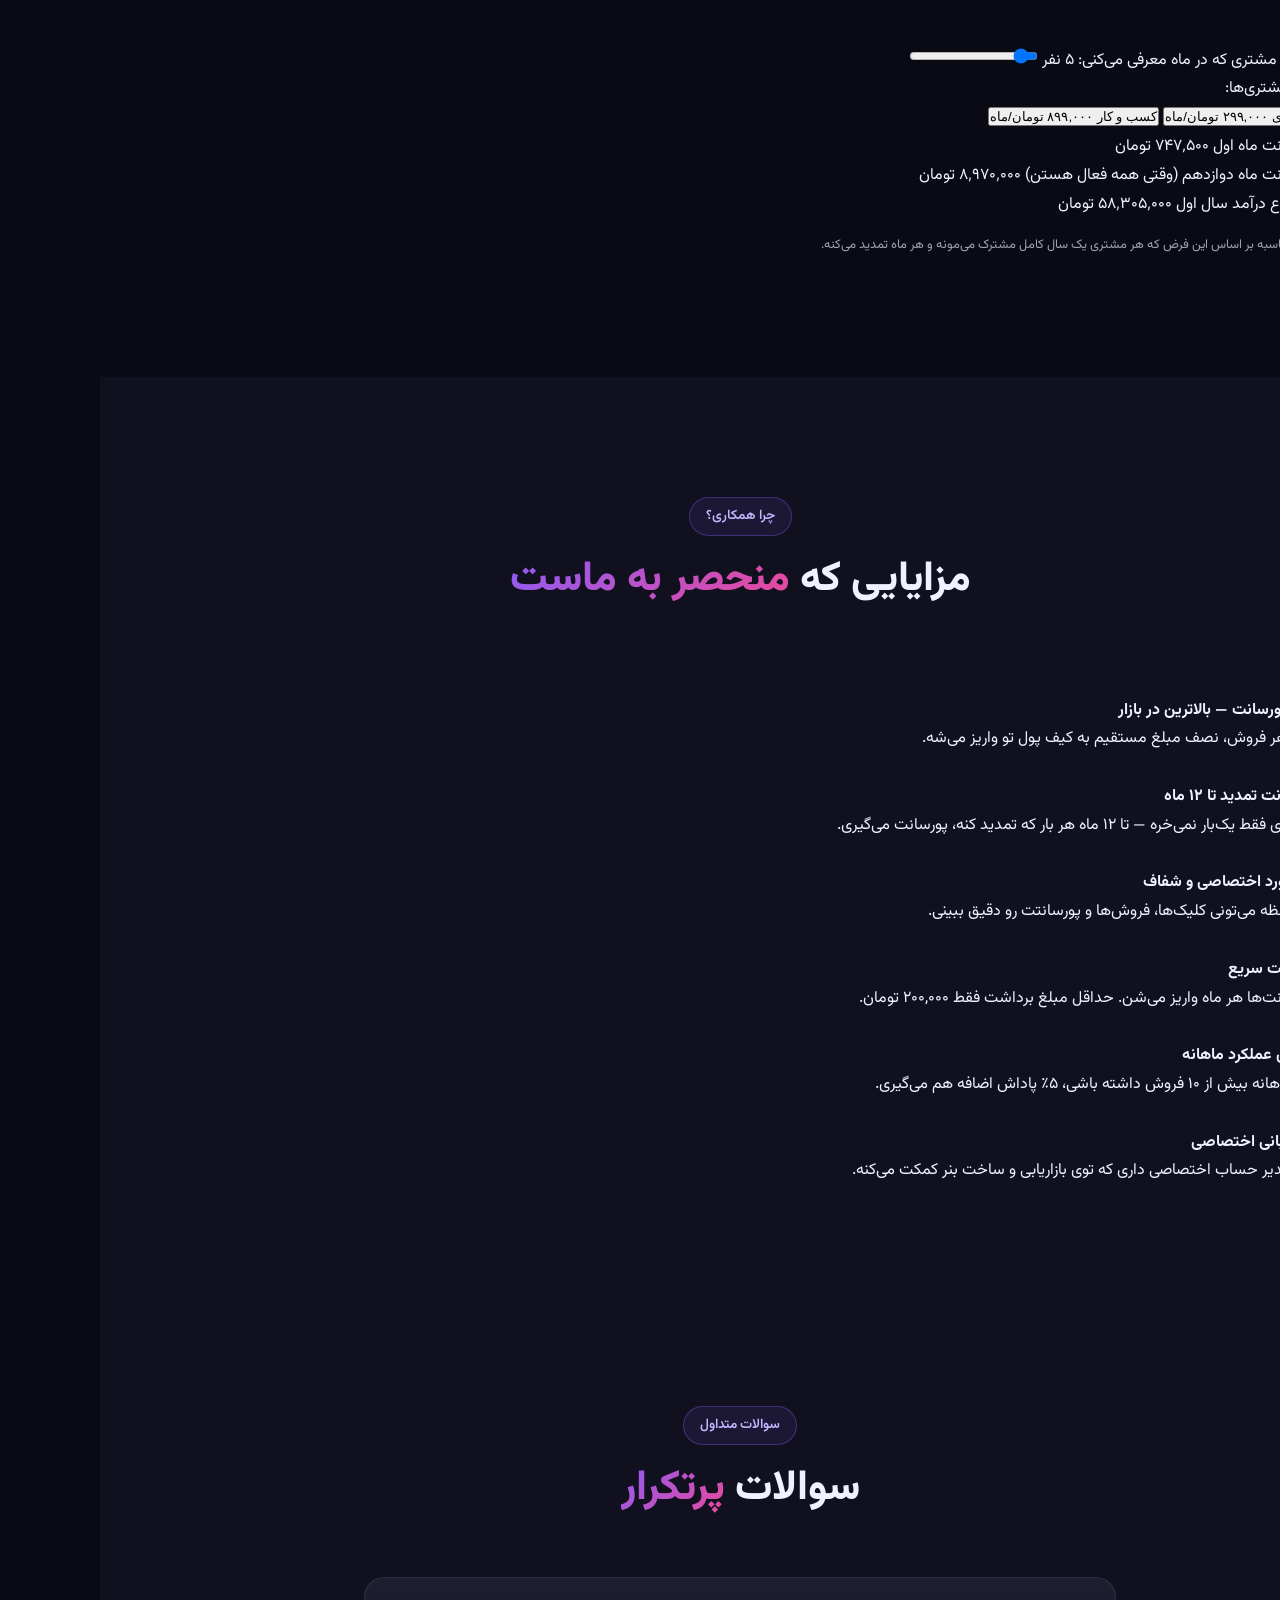
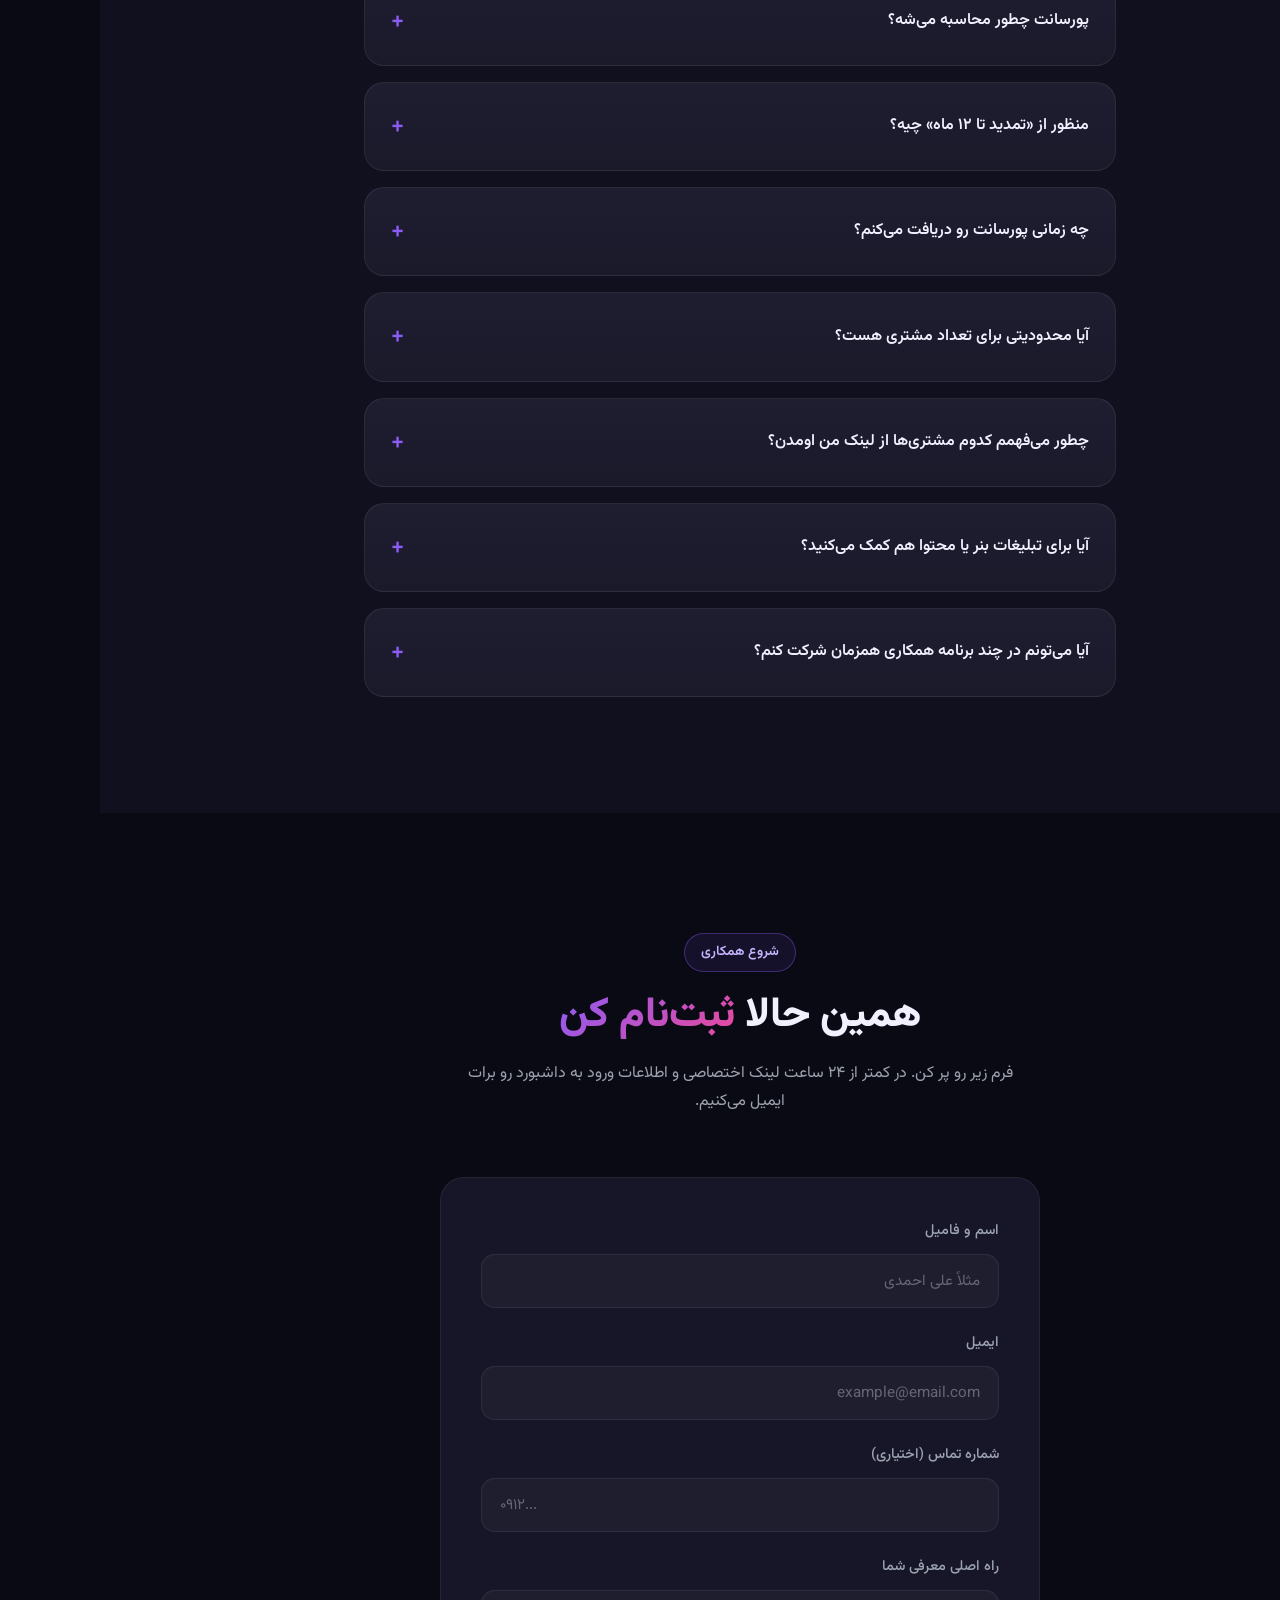
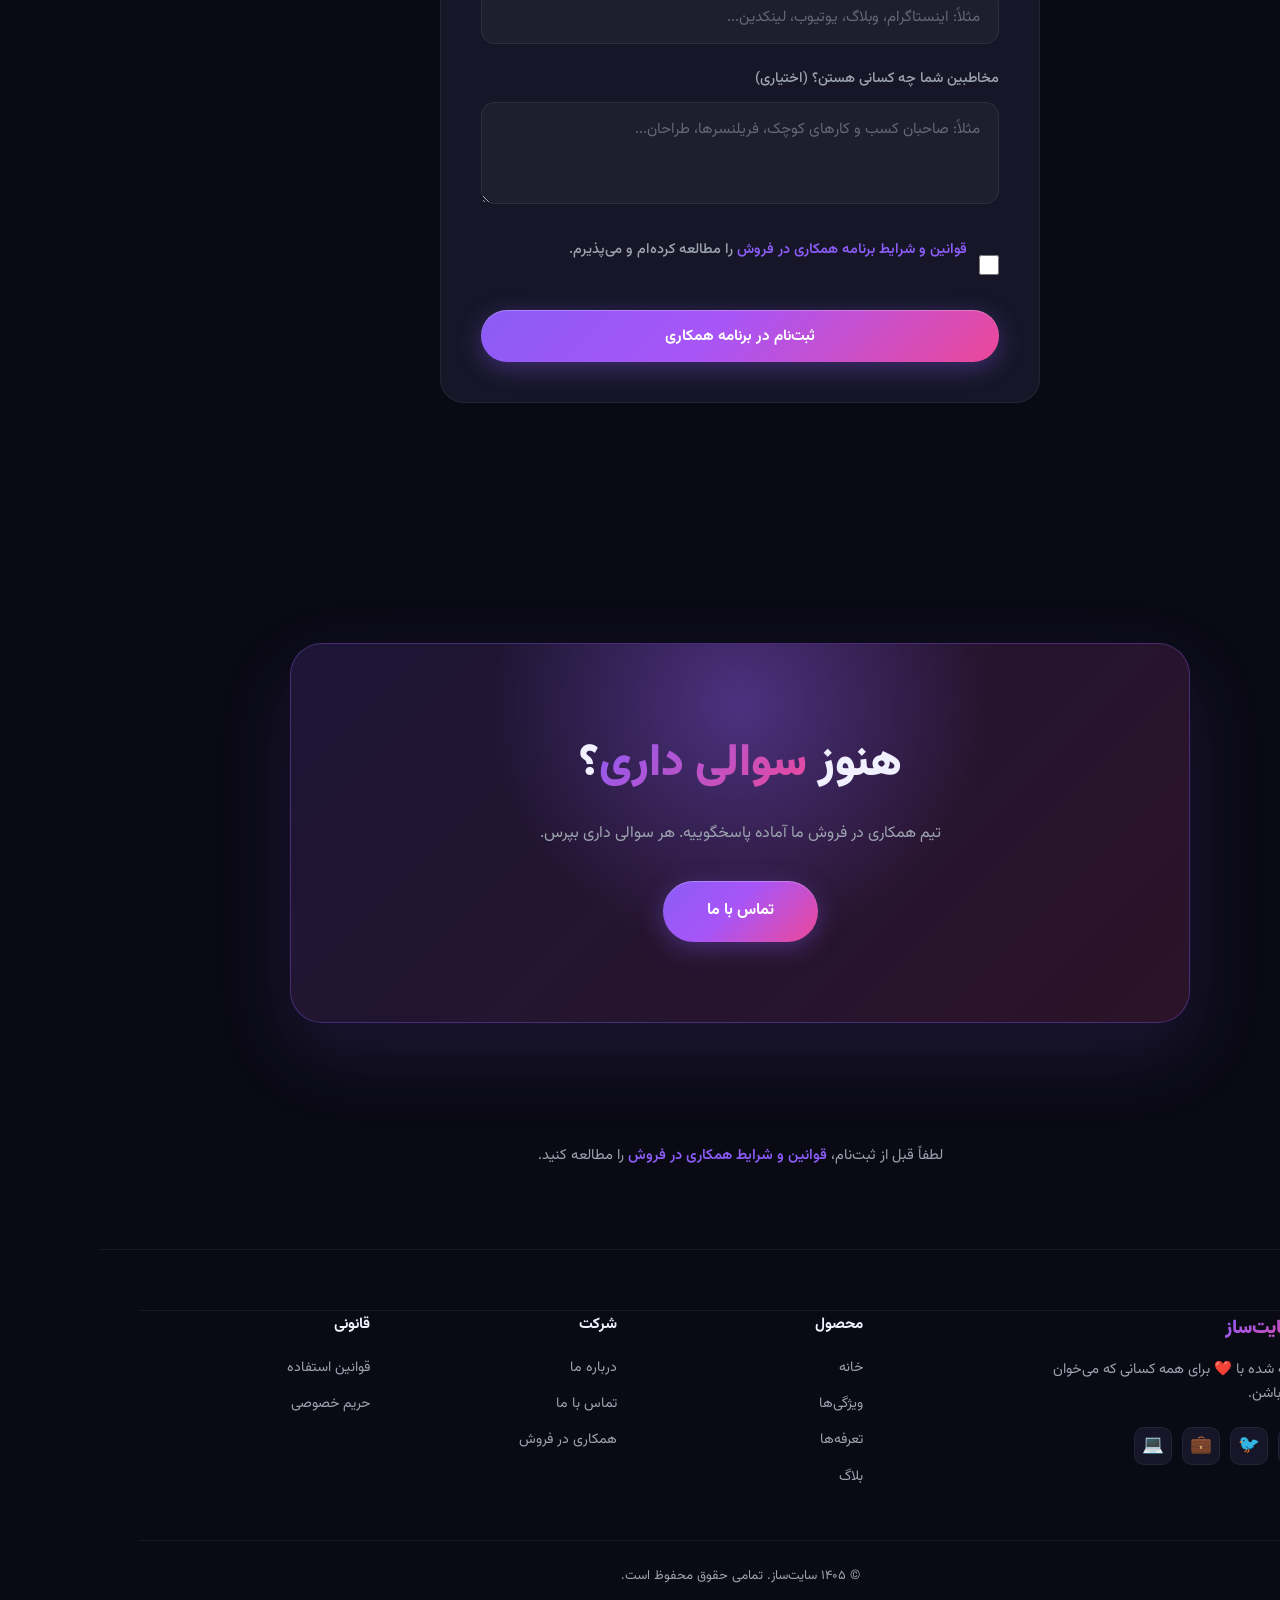
<file: affiliate.html>
<!DOCTYPE html>
<html lang="fa" dir="rtl">
<head>
<meta charset="UTF-8">
<meta name="viewport" content="width=device-width, initial-scale=1.0">
<title>همکاری در فروش | سایت‌ساز</title>
<meta name="description" content="با معرفی سایت‌ساز به دوستان و مخاطبانت، ۵۰٪ پورسانت از هر فروش دریافت کن. حتی تا ۱۲ ماه از تمدیدها هم پورسانت می‌گیری.">
<link href="vendor/vazirmatn/vazirmatn.css" rel="stylesheet">
<link rel="icon" type="image/svg+xml" href="data:image/svg+xml,%3Csvg xmlns='http://www.w3.org/2000/svg' viewBox='0 0 100 100'%3E%3Cdefs%3E%3ClinearGradient id='g' x1='0' y1='0' x2='1' y2='1'%3E%3Cstop offset='0' stop-color='%238b5cf6'/%3E%3Cstop offset='1' stop-color='%23ec4899'/%3E%3C/linearGradient%3E%3C/defs%3E%3Ccircle cx='50' cy='50' r='45' fill='url(%23g)'/%3E%3Ctext x='50' y='68' font-size='52' text-anchor='middle' fill='white' font-family='Arial' font-weight='bold'%3ES%3C/text%3E%3C/svg%3E">
<link rel="stylesheet" href="css/style.css">
<link rel="stylesheet" href="css/pro.css">
</head>
<body>

<div class="progress-bar"></div>

<nav id="navbar">
  <div class="nav-inner">
    <a href="index.html" class="logo">◆ سایت‌ساز</a>
    <div class="nav-links" id="navLinks">
      <a href="index.html">خانه</a>
      <a href="features.html">ویژگی‌ها</a>
      <a href="pricing.html">تعرفه‌ها</a>
      <a href="affiliate.html">همکاری در فروش</a>
      <a href="blog.html">بلاگ</a>
      <a href="about.html">درباره</a>
      <a href="contact.html">تماس</a>
      <a href="pricing.html" class="mobile-cta btn btn-primary">شروع رایگان</a>
    </div>
    <a href="pricing.html" class="btn btn-primary nav-cta">شروع رایگان</a>
    <button class="mobile-toggle" id="mobileToggle" aria-label="باز کردن منو">
      <span></span><span></span><span></span>
    </button>
  </div>
</nav>

<!-- Hero -->
<section class="commission-hero">
  <div class="hero-glow g1" style="opacity:0.35"></div>
  <div class="hero-glow g2" style="opacity:0.35"></div>
  <div class="hero-content">
    <div class="badge"><span class="dot"></span> برنامه همکاری در فروش</div>
    <div class="commission-big">۵۰٪</div>
    <h1 class="hero-title" style="font-size: clamp(1.6rem, 4vw, 2.4rem);">
      از هر فروش، <span class="grad-text">پورسانت بگیر</span>
    </h1>
    <p class="commission-sub">
      برای هر مشتری که معرفی می‌کنی، ۵۰٪ از پرداختی‌هاش رو دریافت می‌کنی — و این پورسانت تا <strong style="color:var(--text)">۱۲ ماه</strong> از هر تمدید ادامه داره.
    </p>
    <div class="hero-btns">
  <a href="#signup" class="btn btn-primary">شروع همکاری</a>
  <a href="affiliate-dashboard.html" class="btn btn-ghost">ورود به پنل همکاری</a>
    </div>
  </div>
</section>

<!-- How it works -->
<section class="features">
  <div class="container">
    <div class="section-head fade-up">
      <span class="section-tag">فرآیند</span>
      <h2>در <span class="grad-text">۴ قدم ساده</span> همکار ما شو</h2>
      <p>بدون نیاز به سرمایه، بدون محدودیت. فقط معرفی کن و کسب درآمد کن.</p>
    </div>
    <div class="features-grid">
      <div class="feature-card">
        <div class="feature-icon">📝</div>
        <h3>۱. ثبت‌نام رایگان</h3>
        <p>فرم پایین صفحه رو پر کن. تأیید در کمتر از ۲۴ ساعت.</p>
      </div>
      <div class="feature-card">
        <div class="feature-icon">🔗</div>
        <h3>۲. دریافت لینک اختصاصی</h3>
        <p>یک لینک منحصربه‌فرد و کد رهگیری مخصوص خودت می‌گیری.</p>
      </div>
      <div class="feature-card">
        <div class="feature-icon">📣</div>
        <h3>۳. معرفی به مخاطبان</h3>
        <p>در شبکه‌های اجتماعی، وبلاگ، یا بین دوستانت به اشتراک بذار.</p>
      </div>
      <div class="feature-card">
        <div class="feature-icon">💰</div>
        <h3>۴. دریافت پورسانت</h3>
        <p>هر بار که مشتری خرید کنه یا تمدید کنه، ۵۰٪ به کیف پولت اضافه می‌شه.</p>
      </div>
    </div>
  </div>
</section>

<!-- Calculator -->
<section class="demo-section" id="calculator">
  <div class="container">
    <div class="section-head fade-up">
      <span class="section-tag">ماشین‌حساب درآمد</span>
      <h2>ببین <span class="grad-text">چقدر می‌تونی</span> درآمد داشته باشی</h2>
      <p>اعداد رو تغییر بده و درآمد تخمینی‌ت رو ببین. این فقط یک محاسبه ساده‌ست، واقعیت می‌تونه بهتر یا متفاوت باشه.</p>
    </div>

    <div class="calc-card fade-up">
      <div class="calc-input-group">
        <label>
          تعداد مشتری که در ماه معرفی می‌کنی:
          <span class="calc-range-value" id="salesDisplay">۵ نفر</span>
        </label>
        <input type="range" id="numSales" min="1" max="50" value="5" step="1">
      </div>

      <div class="calc-input-group">
        <label>پلن مشتری‌ها:</label>
        <div class="plan-selector" id="planSelector">
          <button type="button" class="plan-option active" data-price="299000">
            حرفه‌ای
            <span class="plan-price">۲۹۹,۰۰۰ تومان/ماه</span>
          </button>
          <button type="button" class="plan-option" data-price="899000">
            کسب و کار
            <span class="plan-price">۸۹۹,۰۰۰ تومان/ماه</span>
          </button>
        </div>
      </div>

      <div class="calc-result-box">
        <div class="calc-result-row">
          <span class="calc-result-label">پورسانت ماه اول</span>
          <span class="calc-result-value" id="resultMonth1">۰ تومان</span>
        </div>
        <div class="calc-result-row">
          <span class="calc-result-label">پورسانت ماه دوازدهم (وقتی همه فعال هستن)</span>
          <span class="calc-result-value" id="resultMonth12">۰ تومان</span>
        </div>
        <div class="calc-result-row">
          <span class="calc-result-label">مجموع درآمد سال اول</span>
          <span class="calc-result-value" id="resultYear">۰ تومان</span>
        </div>
      </div>

      <p style="color: var(--muted); font-size: 0.8rem; margin-top: 16px; line-height: 1.7;">
        💡 محاسبه بر اساس این فرض که هر مشتری یک سال کامل مشترک می‌مونه و هر ماه تمدید می‌کنه.
      </p>
    </div>
  </div>
</section>

<!-- Benefits -->
<section class="steps">
  <div class="container">
    <div class="section-head fade-up">
      <span class="section-tag">چرا همکاری؟</span>
      <h2>مزایایی که <span class="grad-text">منحصر به ماست</span></h2>
    </div>
    <div class="benefit-list">
      <div class="benefit-item fade-up">
        <div class="benefit-icon">💎</div>
        <div>
          <h4>۵۰٪ پورسانت — بالاترین در بازار</h4>
          <p>برای هر فروش، نصف مبلغ مستقیم به کیف پول تو واریز می‌شه.</p>
        </div>
      </div>
      <div class="benefit-item fade-up">
        <div class="benefit-icon">🔄</div>
        <div>
          <h4>پورسانت تمدید تا ۱۲ ماه</h4>
          <p>مشتری فقط یک‌بار نمی‌خره — تا ۱۲ ماه هر بار که تمدید کنه، پورسانت می‌گیری.</p>
        </div>
      </div>
      <div class="benefit-item fade-up">
        <div class="benefit-icon">📊</div>
        <div>
          <h4>داشبورد اختصاصی و شفاف</h4>
          <p>هر لحظه می‌تونی کلیک‌ها، فروش‌ها و پورسانتت رو دقیق ببینی.</p>
        </div>
      </div>
      <div class="benefit-item fade-up">
        <div class="benefit-icon">⚡</div>
        <div>
          <h4>پرداخت سریع</h4>
          <p>پورسانت‌ها هر ماه واریز می‌شن. حداقل مبلغ برداشت فقط ۲۰۰,۰۰۰ تومان.</p>
        </div>
      </div>
      <div class="benefit-item fade-up">
        <div class="benefit-icon">🎁</div>
        <div>
          <h4>پاداش عملکرد ماهانه</h4>
          <p>اگه ماهانه بیش از ۱۰ فروش داشته باشی، ۵٪ پاداش اضافه هم می‌گیری.</p>
        </div>
      </div>
      <div class="benefit-item fade-up">
        <div class="benefit-icon">🛟</div>
        <div>
          <h4>پشتیبانی اختصاصی</h4>
          <p>یک مدیر حساب اختصاصی داری که توی بازاریابی و ساخت بنر کمکت می‌کنه.</p>
        </div>
      </div>
    </div>
  </div>
</section>

<!-- FAQ -->
<section class="faq">
  <div class="container">
    <div class="section-head fade-up">
      <span class="section-tag">سوالات متداول</span>
      <h2>سوالات <span class="grad-text">پرتکرار</span></h2>
    </div>
    <div class="faq-list">
      <div class="faq-item fade-up">
        <div class="faq-q">پورسانت چطور محاسبه می‌شه؟</div>
        <div class="faq-a">
          ۵۰٪ از مبلغ هر پرداختی که مشتری معرفی‌شده انجام می‌ده، به‌عنوان پورسانت به تو تعلق می‌گیره. این پورسانت برای هر خرید و هر تمدید در طول ۱۲ ماه اول محاسبه می‌شه.
        </div>
      </div>
      <div class="faq-item fade-up">
        <div class="faq-q">منظور از «تمدید تا ۱۲ ماه» چیه؟</div>
        <div class="faq-a">
          وقتی یک مشتری رو معرفی می‌کنی، تا ۱۲ ماه از هر پرداختی که انجام بده پورسانت می‌گیری — چه خرید اول باشه، چه تمدیدهای ماهانه. بعد از ۱۲ ماه، پورسانت اون مشتری به پایان می‌رسه.
        </div>
      </div>
      <div class="faq-item fade-up">
        <div class="faq-q">چه زمانی پورسانت رو دریافت می‌کنم؟</div>
        <div class="faq-a">
          پورسانت‌ها در پایان هر ماه محاسبه و تا روز ۱۰ ماه بعد به حسابت واریز می‌شن. حداقل مبلغ برداشت ۲۰۰,۰۰۰ تومانه.
        </div>
      </div>
      <div class="faq-item fade-up">
        <div class="faq-q">آیا محدودیتی برای تعداد مشتری هست؟</div>
        <div class="faq-a">
          خیر. می‌تونی هر تعداد مشتری که خواستی معرفی کنی. هرچه بیشتر، درآمد بیشتر.
        </div>
      </div>
      <div class="faq-item fade-up">
        <div class="faq-q">چطور می‌فهمم کدوم مشتری‌ها از لینک من اومدن؟</div>
        <div class="faq-a">
          یک داشبورد اختصاصی داری که همه کلیک‌ها، ثبت‌نام‌ها، فروش‌ها و پورسانت‌ها رو به تفکیک نشون می‌ده. لینک اختصاصی تو به‌صورت خودکار همه‌چیز رو رهگیری می‌کنه.
        </div>
      </div>
      <div class="faq-item fade-up">
        <div class="faq-q">آیا برای تبلیغات بنر یا محتوا هم کمک می‌کنید؟</div>
        <div class="faq-a">
          بله! بعد از تأیید، به یک مدیر حساب دسترسی پیدا می‌کنی که بنرها، متن‌های آماده، و ایده‌های محتوایی مخصوص مخاطبات رو در اختیارت می‌ذاره.
        </div>
      </div>
      <div class="faq-item fade-up">
        <div class="faq-q">آیا می‌تونم در چند برنامه همکاری همزمان شرکت کنم؟</div>
        <div class="faq-a">
          بله، هیچ محدودیتی نیست. اما ما پیشنهاد می‌کنیم روی محصولاتی تمرکز کنی که واقعاً بهشون باور داری.
        </div>
      </div>
    </div>
  </div>
</section>

<!-- Signup -->
<section class="demo-section" id="signup">
  <div class="container">
    <div class="section-head fade-up">
      <span class="section-tag">شروع همکاری</span>
      <h2>همین حالا <span class="grad-text">ثبت‌نام کن</span></h2>
      <p>فرم زیر رو پر کن. در کمتر از ۲۴ ساعت لینک اختصاصی و اطلاعات ورود به داشبورد رو برات ایمیل می‌کنیم.</p>
    </div>

    <div style="max-width: 600px; margin: 0 auto;">
      <form id="affiliate-form" class="contact-form fade-up" action="https://formspree.io/f/YOUR_FORM_ID" method="POST">
        <input type="hidden" name="_subject" value="ثبت‌نام همکاری در فروش جدید">

        <div class="form-group">
          <label for="aff-name">اسم و فامیل</label>
          <input type="text" id="aff-name" name="name" placeholder="مثلاً علی احمدی" required>
        </div>

        <div class="form-group">
          <label for="aff-email">ایمیل</label>
          <input type="email" id="aff-email" name="_replyto" placeholder="example@email.com" required>
        </div>

        <div class="form-group">
          <label for="aff-phone">شماره تماس (اختیاری)</label>
          <input type="tel" id="aff-phone" name="phone" placeholder="۰۹۱۲...">
        </div>

        <div class="form-group">
          <label for="aff-channel">راه اصلی معرفی شما</label>
          <input type="text" id="aff-channel" name="channel" placeholder="مثلاً: اینستاگرام، وبلاگ، یوتیوب، لینکدین..." required>
        </div>

        <div class="form-group">
          <label for="aff-audience">مخاطبین شما چه کسانی هستن؟ (اختیاری)</label>
          <textarea id="aff-audience" name="audience" rows="3" placeholder="مثلاً: صاحبان کسب و کارهای کوچک، فریلنسرها، طراحان..."></textarea>
        </div>

<div class="form-group" style="display:flex;gap:12px;align-items:flex-start;">
  <input type="checkbox" id="aff-terms" name="terms_accepted" required style="width:20px;height:20px;margin-top:4px;accent-color:var(--primary);cursor:pointer;flex-shrink:0;">
  <label for="aff-terms" style="cursor:pointer;line-height:1.7;font-size:0.9rem;color:var(--muted);">
    <a href="affiliate-terms.html" target="_blank" style="color:var(--primary);font-weight:600;">قوانین و شرایط برنامه همکاری در فروش</a>
    را مطالعه کرده‌ام و می‌پذیرم.
  </label>
</div>

        <button type="submit" class="btn btn-primary full">ثبت‌نام در برنامه همکاری</button>
        <div id="form-status" class="form-status"></div>
      </form>
    </div>
  </div>
</section>

<!-- CTA -->
<section class="cta">
  <div class="container">
    <div class="cta-box fade-up">
      <h2>هنوز <span class="grad-text">سوالی داری</span>؟</h2>
      <p>تیم همکاری در فروش ما آماده پاسخگوییه. هر سوالی داری بپرس.</p>
      <a href="contact.html" class="btn btn-primary">تماس با ما</a>
    </div>
  </div>
</section>

<section style="padding: 0 0 80px;">
  <div class="container" style="text-align: center;">
    <p style="color: var(--muted); font-size: 0.92rem;">
      لطفاً قبل از ثبت‌نام،
      <a href="affiliate-terms.html" style="color: var(--primary); font-weight: 600;">قوانین و شرایط همکاری در فروش</a>
      را مطالعه کنید.
    </p>
  </div>
</section>

<button class="scroll-top" id="scrollTop" aria-label="بازگشت به بالا">↑</button>

<footer>
  <div class="footer-main">
    <div class="footer-brand-col">
      <div class="logo">◆ سایت‌ساز</div>
      <p class="footer-tagline">ساخته شده با ❤️ برای همه کسانی که می‌خوان آنلاین باشن.</p>
      <div class="footer-social">
        <a href="#" aria-label="اینستاگرام">📷</a>
        <a href="#" aria-label="توییتر">🐦</a>
        <a href="#" aria-label="لینکدین">💼</a>
        <a href="#" aria-label="گیت‌هاب">💻</a>
      </div>
    </div>
    <div class="footer-col">
      <h4>محصول</h4>
      <ul>
        <li><a href="index.html">خانه</a></li>
        <li><a href="features.html">ویژگی‌ها</a></li>
        <li><a href="pricing.html">تعرفه‌ها</a></li>
        <li><a href="blog.html">بلاگ</a></li>
      </ul>
    </div>
    <div class="footer-col">
      <h4>شرکت</h4>
      <ul>
        <li><a href="about.html">درباره ما</a></li>
        <li><a href="contact.html">تماس با ما</a></li>
        <li><a href="affiliate.html">همکاری در فروش</a></li>
      </ul>
    </div>
    <div class="footer-col">
      <h4>قانونی</h4>
      <ul>
        <li><a href="#">قوانین استفاده</a></li>
        <li><a href="#">حریم خصوصی</a></li>
      </ul>
    </div>
  </div>
  <div class="footer-bottom">© ۱۴۰۵ سایت‌ساز. تمامی حقوق محفوظ است.</div>
</footer>

<script src="vendor/gsap/gsap.min.js"></script>
<script src="vendor/gsap/ScrollTrigger.min.js"></script>
<script src="js/config.js"></script>
<script src="js/main.js"></script>

<script>
/* ============ AFFILIATE CALCULATOR ============ */
(function () {
  const numSalesInput = document.getElementById('numSales');
  const salesDisplay = document.getElementById('salesDisplay');
  const planBtns = document.querySelectorAll('.plan-option');
  const resultM1 = document.getElementById('resultMonth1');
  const resultM12 = document.getElementById('resultMonth12');
  const resultYear = document.getElementById('resultYear');

  if (!numSalesInput) return;

  let planPrice = 299000;

  function formatMoney(num) {
    return Math.floor(num).toLocaleString('fa-IR') + ' تومان';
  }

  function calculate() {
    const sales = parseInt(numSalesInput.value, 10) || 0;
    salesDisplay.textContent = sales.toLocaleString('fa-IR') + ' نفر';

    // ماه اول: فقط cohort اول
    const month1 = sales * planPrice * 0.5;

    // ماه دوازدهم: ۱۲ cohort انباشته
    const month12 = sales * 12 * planPrice * 0.5;

    // مجموع سال: 0.5 × قیمت × تعداد × (1+2+...+12) = 0.5 × قیمت × تعداد × 78
    const yearTotal = sales * planPrice * 0.5 * 78;

    resultM1.textContent = formatMoney(month1);
    resultM12.textContent = formatMoney(month12);
    resultYear.textContent = formatMoney(yearTotal);
  }

  numSalesInput.addEventListener('input', calculate);

  planBtns.forEach(btn => {
    btn.addEventListener('click', () => {
      planBtns.forEach(b => b.classList.remove('active'));
      btn.classList.add('active');
      planPrice = parseInt(btn.dataset.price, 10);
      calculate();
    });
  });

  calculate();
})();

/* ============ AFFILIATE FORM ============ */
(function () {
  const form = document.getElementById('affiliate-form');
  if (!form) return;

  form.addEventListener('submit', async (e) => {
    e.preventDefault();
    const status = document.getElementById('form-status');
    const data = new FormData(form);

    status.className = 'form-status';
    status.textContent = 'در حال ارسال...';
    status.style.display = 'block';

    try {
      const res = await fetch(form.action, {
        method: 'POST',
        body: data,
        headers: { 'Accept': 'application/json' }
      });
      if (res.ok) {
        status.className = 'form-status success';
        status.textContent = '✓ ثبت‌نام شما دریافت شد. ظرف ۲۴ ساعت آینده با شما تماس می‌گیریم.';
        form.reset();
      } else {
        throw new Error('fail');
      }
    } catch (err) {
      status.className = 'form-status error';
      status.textContent = '✗ خطا در ارسال. لطفاً دوباره تلاش کن یا مستقیم ایمیل بزن.';
    }
  });
})();
</script>
</body>
</html>
</file>
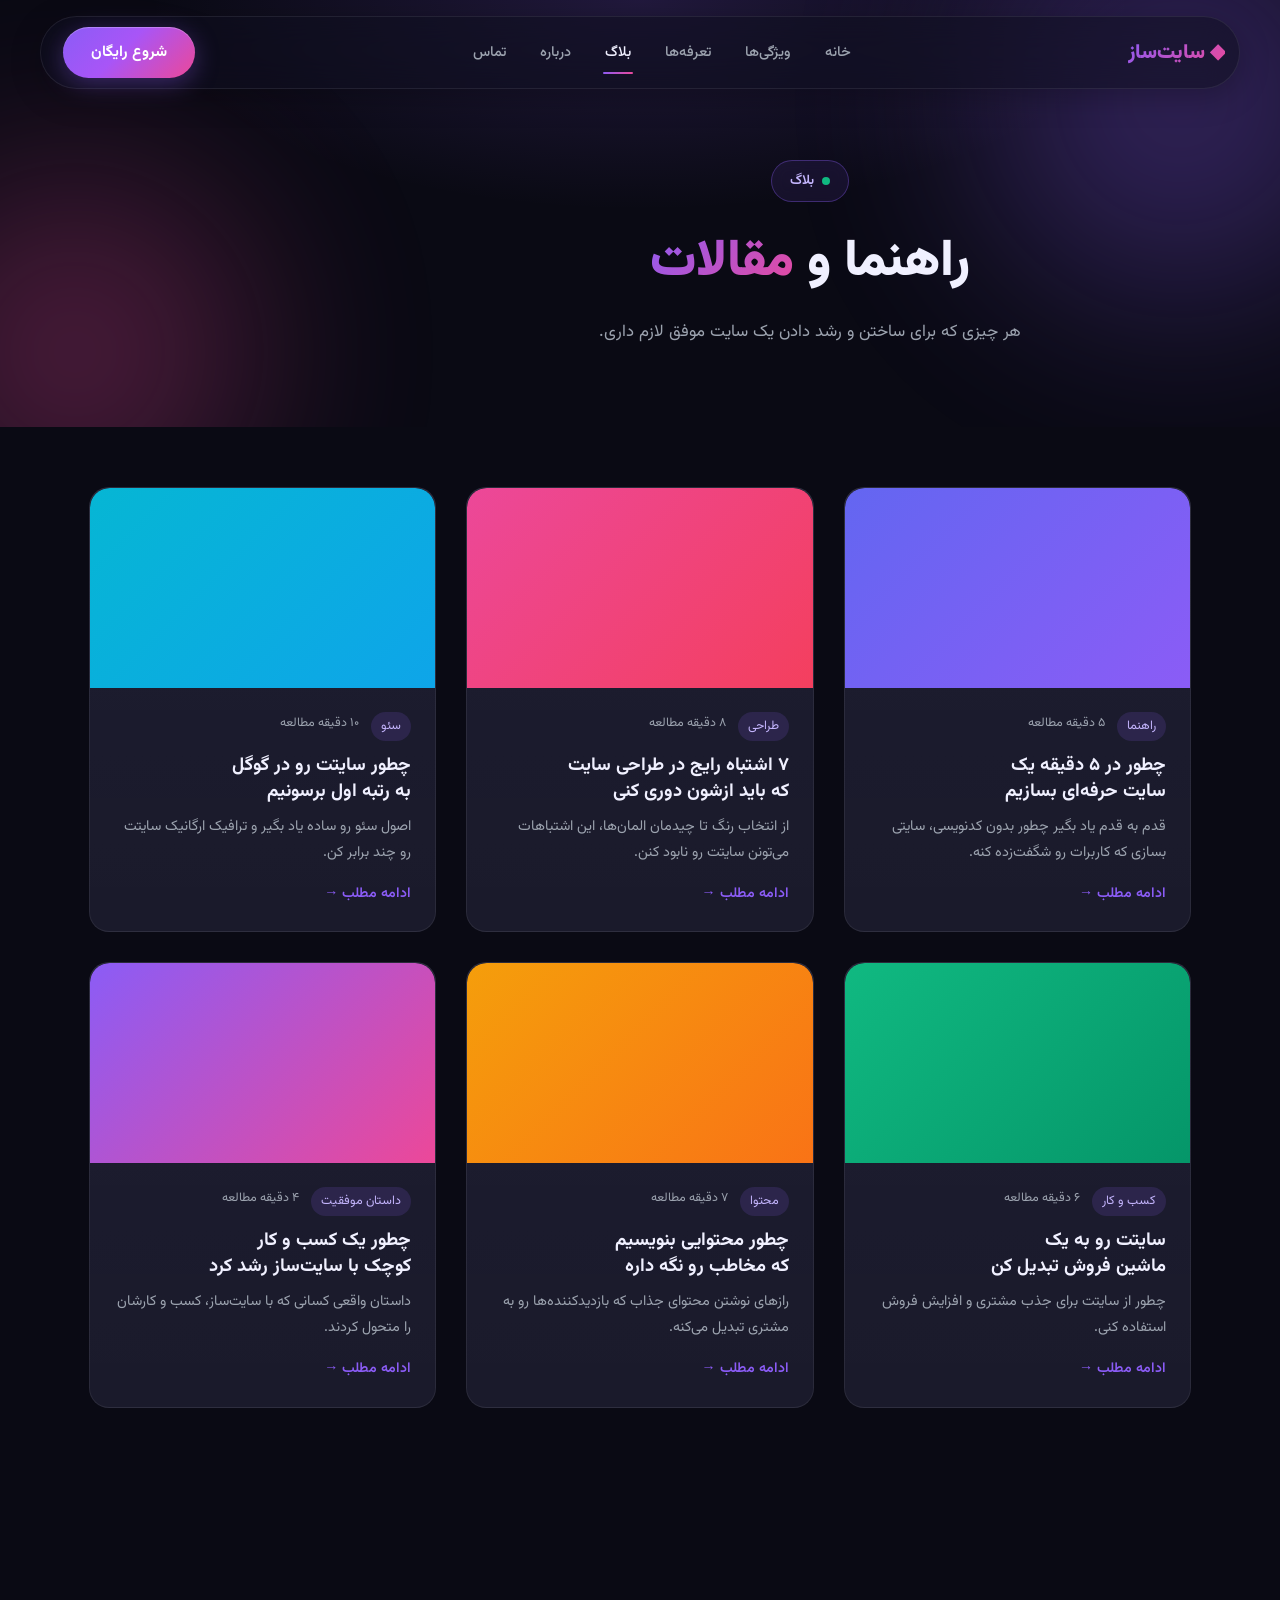
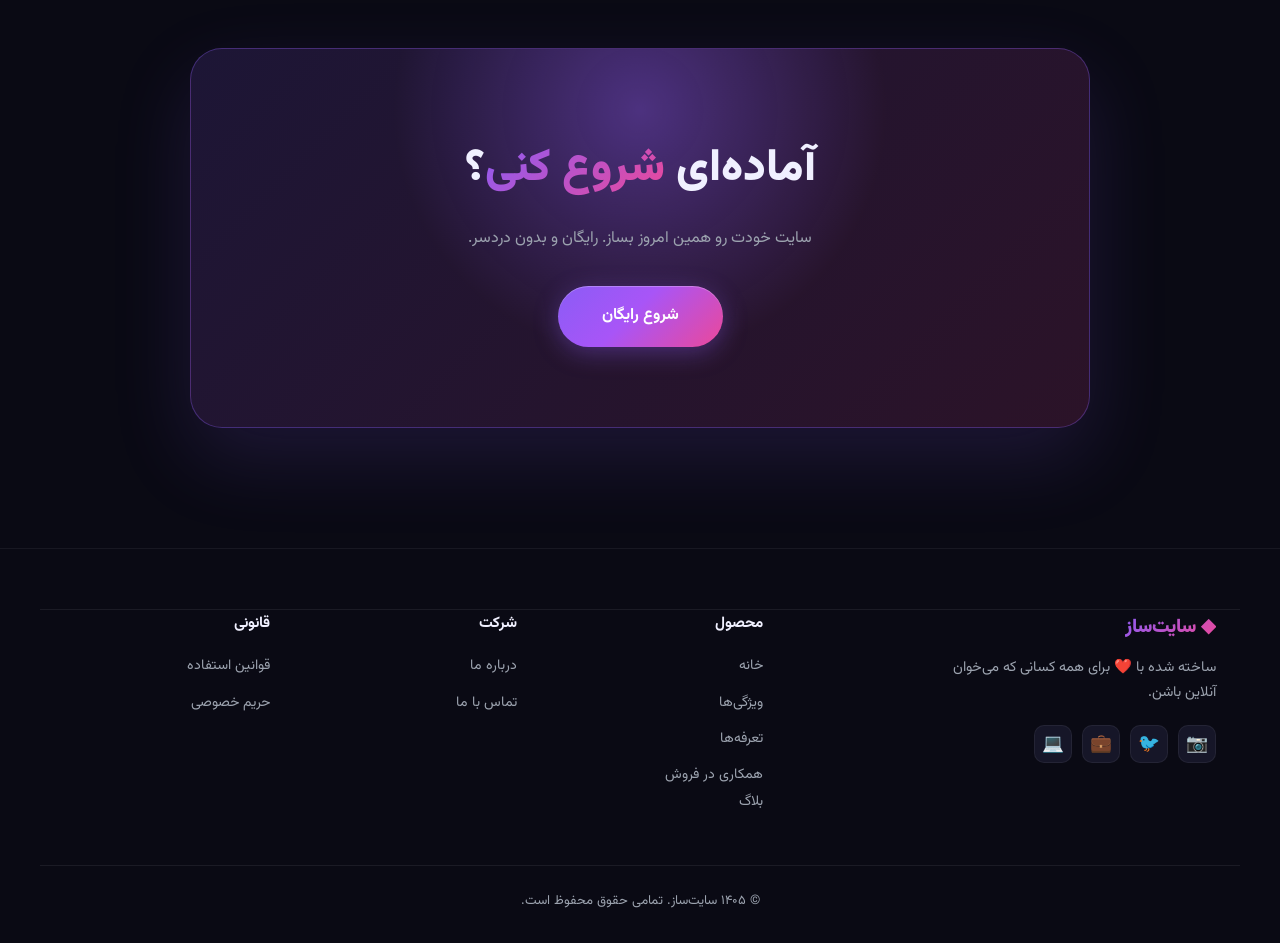
<file: blog.html>
<!DOCTYPE html>
<html lang="fa" dir="rtl">
<head>
<meta charset="UTF-8">
<meta name="viewport" content="width=device-width, initial-scale=1.0">
<title>بلاگ | سایت‌ساز</title>
<meta name="description" content="مقالات و راهنماهای سایت‌ساز برای ساختن سایتی بهتر">
<link href="vendor/vazirmatn/vazirmatn.css" rel="stylesheet">
<link rel="icon" type="image/svg+xml" href="data:image/svg+xml,%3Csvg xmlns='http://www.w3.org/2000/svg' viewBox='0 0 100 100'%3E%3Cdefs%3E%3ClinearGradient id='g' x1='0' y1='0' x2='1' y2='1'%3E%3Cstop offset='0' stop-color='%238b5cf6'/%3E%3Cstop offset='1' stop-color='%23ec4899'/%3E%3C/linearGradient%3E%3C/defs%3E%3Ccircle cx='50' cy='50' r='45' fill='url(%23g)'/%3E%3Ctext x='50' y='68' font-size='52' text-anchor='middle' fill='white' font-family='Arial' font-weight='bold'%3ES%3C/text%3E%3C/svg%3E">
<link rel="stylesheet" href="css/style.css">
<link rel="stylesheet" href="css/pro.css">
</head>
<body>

<div class="progress-bar"></div>

<nav id="navbar">
  <div class="nav-inner">
    <a href="index.html" class="logo">◆ سایت‌ساز</a>
    <div class="nav-links" id="navLinks">
      <a href="index.html">خانه</a>
      <a href="features.html">ویژگی‌ها</a>
      <a href="pricing.html">تعرفه‌ها</a>
      <a href="blog.html" class="active">بلاگ</a>
      <a href="about.html">درباره</a>
      <a href="contact.html">تماس</a>
      <a href="pricing.html" class="mobile-cta btn btn-primary">شروع رایگان</a>
    </div>
    <a href="pricing.html" class="btn btn-primary nav-cta">شروع رایگان</a>
    <button class="mobile-toggle" id="mobileToggle" aria-label="باز کردن منو">
      <span></span><span></span><span></span>
    </button>
  </div>
</nav>

<section class="page-hero">
  <div class="hero-glow g1" style="opacity:0.3"></div>
  <div class="hero-glow g2" style="opacity:0.3"></div>
  <div class="hero-content">
    <div class="badge"><span class="dot"></span> بلاگ</div>
    <h1>راهنما و <span class="grad-text">مقالات</span></h1>
    <p>هر چیزی که برای ساختن و رشد دادن یک سایت موفق لازم داری.</p>
  </div>
</section>

<section class="blog-section">
  <div class="container">
    <div class="blog-grid">
      <article class="blog-card fade-up">
        <div class="blog-cover blog-cover-1"></div>
        <div class="blog-body">
          <div class="blog-meta"><span class="blog-tag">راهنما</span><span>۵ دقیقه مطالعه</span></div>
          <h3>چطور در ۵ دقیقه یک سایت حرفه‌ای بسازیم</h3>
          <p>قدم به قدم یاد بگیر چطور بدون کدنویسی، سایتی بسازی که کاربرات رو شگفت‌زده کنه.</p>
          <a href="#" class="blog-read">ادامه مطلب →</a>
        </div>
      </article>

      <article class="blog-card fade-up">
        <div class="blog-cover blog-cover-2"></div>
        <div class="blog-body">
          <div class="blog-meta"><span class="blog-tag">طراحی</span><span>۸ دقیقه مطالعه</span></div>
          <h3>۷ اشتباه رایج در طراحی سایت که باید ازشون دوری کنی</h3>
          <p>از انتخاب رنگ تا چیدمان المان‌ها، این اشتباهات می‌تونن سایتت رو نابود کنن.</p>
          <a href="#" class="blog-read">ادامه مطلب →</a>
        </div>
      </article>

      <article class="blog-card fade-up">
        <div class="blog-cover blog-cover-3"></div>
        <div class="blog-body">
          <div class="blog-meta"><span class="blog-tag">سئو</span><span>۱۰ دقیقه مطالعه</span></div>
          <h3>چطور سایتت رو در گوگل به رتبه اول برسونیم</h3>
          <p>اصول سئو رو ساده یاد بگیر و ترافیک ارگانیک سایتت رو چند برابر کن.</p>
          <a href="#" class="blog-read">ادامه مطلب →</a>
        </div>
      </article>

      <article class="blog-card fade-up">
        <div class="blog-cover blog-cover-4"></div>
        <div class="blog-body">
          <div class="blog-meta"><span class="blog-tag">کسب و کار</span><span>۶ دقیقه مطالعه</span></div>
          <h3>سایتت رو به یک ماشین فروش تبدیل کن</h3>
          <p>چطور از سایتت برای جذب مشتری و افزایش فروش استفاده کنی.</p>
          <a href="#" class="blog-read">ادامه مطلب →</a>
        </div>
      </article>

      <article class="blog-card fade-up">
        <div class="blog-cover blog-cover-5"></div>
        <div class="blog-body">
          <div class="blog-meta"><span class="blog-tag">محتوا</span><span>۷ دقیقه مطالعه</span></div>
          <h3>چطور محتوایی بنویسیم که مخاطب رو نگه داره</h3>
          <p>رازهای نوشتن محتوای جذاب که بازدیدکننده‌ها رو به مشتری تبدیل می‌کنه.</p>
          <a href="#" class="blog-read">ادامه مطلب →</a>
        </div>
      </article>

      <article class="blog-card fade-up">
        <div class="blog-cover blog-cover-6"></div>
        <div class="blog-body">
          <div class="blog-meta"><span class="blog-tag">داستان موفقیت</span><span>۴ دقیقه مطالعه</span></div>
          <h3>چطور یک کسب و کار کوچک با سایت‌ساز رشد کرد</h3>
          <p>داستان واقعی کسانی که با سایت‌ساز، کسب و کارشان را متحول کردند.</p>
          <a href="#" class="blog-read">ادامه مطلب →</a>
        </div>
      </article>
    </div>
  </div>
</section>

<section class="cta">
  <div class="container">
    <div class="cta-box fade-up">
      <h2>آماده‌ای <span class="grad-text">شروع کنی</span>؟</h2>
      <p>سایت خودت رو همین امروز بساز. رایگان و بدون دردسر.</p>
      <a href="pricing.html" class="btn btn-primary">شروع رایگان</a>
    </div>
  </div>
</section>

<button class="scroll-top" id="scrollTop" aria-label="بازگشت به بالا">↑</button>

<footer>
  <div class="footer-main">
    <div class="footer-brand-col">
      <div class="logo">◆ سایت‌ساز</div>
      <p class="footer-tagline">ساخته شده با ❤️ برای همه کسانی که می‌خوان آنلاین باشن.</p>
      <div class="footer-social">
        <a href="#" aria-label="اینستاگرام">📷</a>
        <a href="#" aria-label="توییتر">🐦</a>
        <a href="#" aria-label="لینکدین">💼</a>
        <a href="#" aria-label="گیت‌هاب">💻</a>
      </div>
    </div>
    <div class="footer-col">
      <h4>محصول</h4>
      <ul>
        <li><a href="index.html">خانه</a></li>
        <li><a href="features.html">ویژگی‌ها</a></li>
        <li><a href="pricing.html">تعرفه‌ها</a></li>
        <a href="affiliate.html">همکاری در فروش</a>
        <li><a href="blog.html">بلاگ</a></li>
      </ul>
    </div>
    <div class="footer-col">
      <h4>شرکت</h4>
      <ul>
        <li><a href="about.html">درباره ما</a></li>
        <li><a href="contact.html">تماس با ما</a></li>
      </ul>
    </div>
    <div class="footer-col">
      <h4>قانونی</h4>
      <ul>
        <li><a href="#">قوانین استفاده</a></li>
        <li><a href="#">حریم خصوصی</a></li>
      </ul>
    </div>
  </div>
  <div class="footer-bottom">© ۱۴۰۵ سایت‌ساز. تمامی حقوق محفوظ است.</div>
</footer>

<script src="vendor/gsap/gsap.min.js"></script>
<script src="vendor/gsap/ScrollTrigger.min.js"></script>
<script src="js/config.js"></script>
<script src="js/main.js"></script>
</body>
</html>
</file>
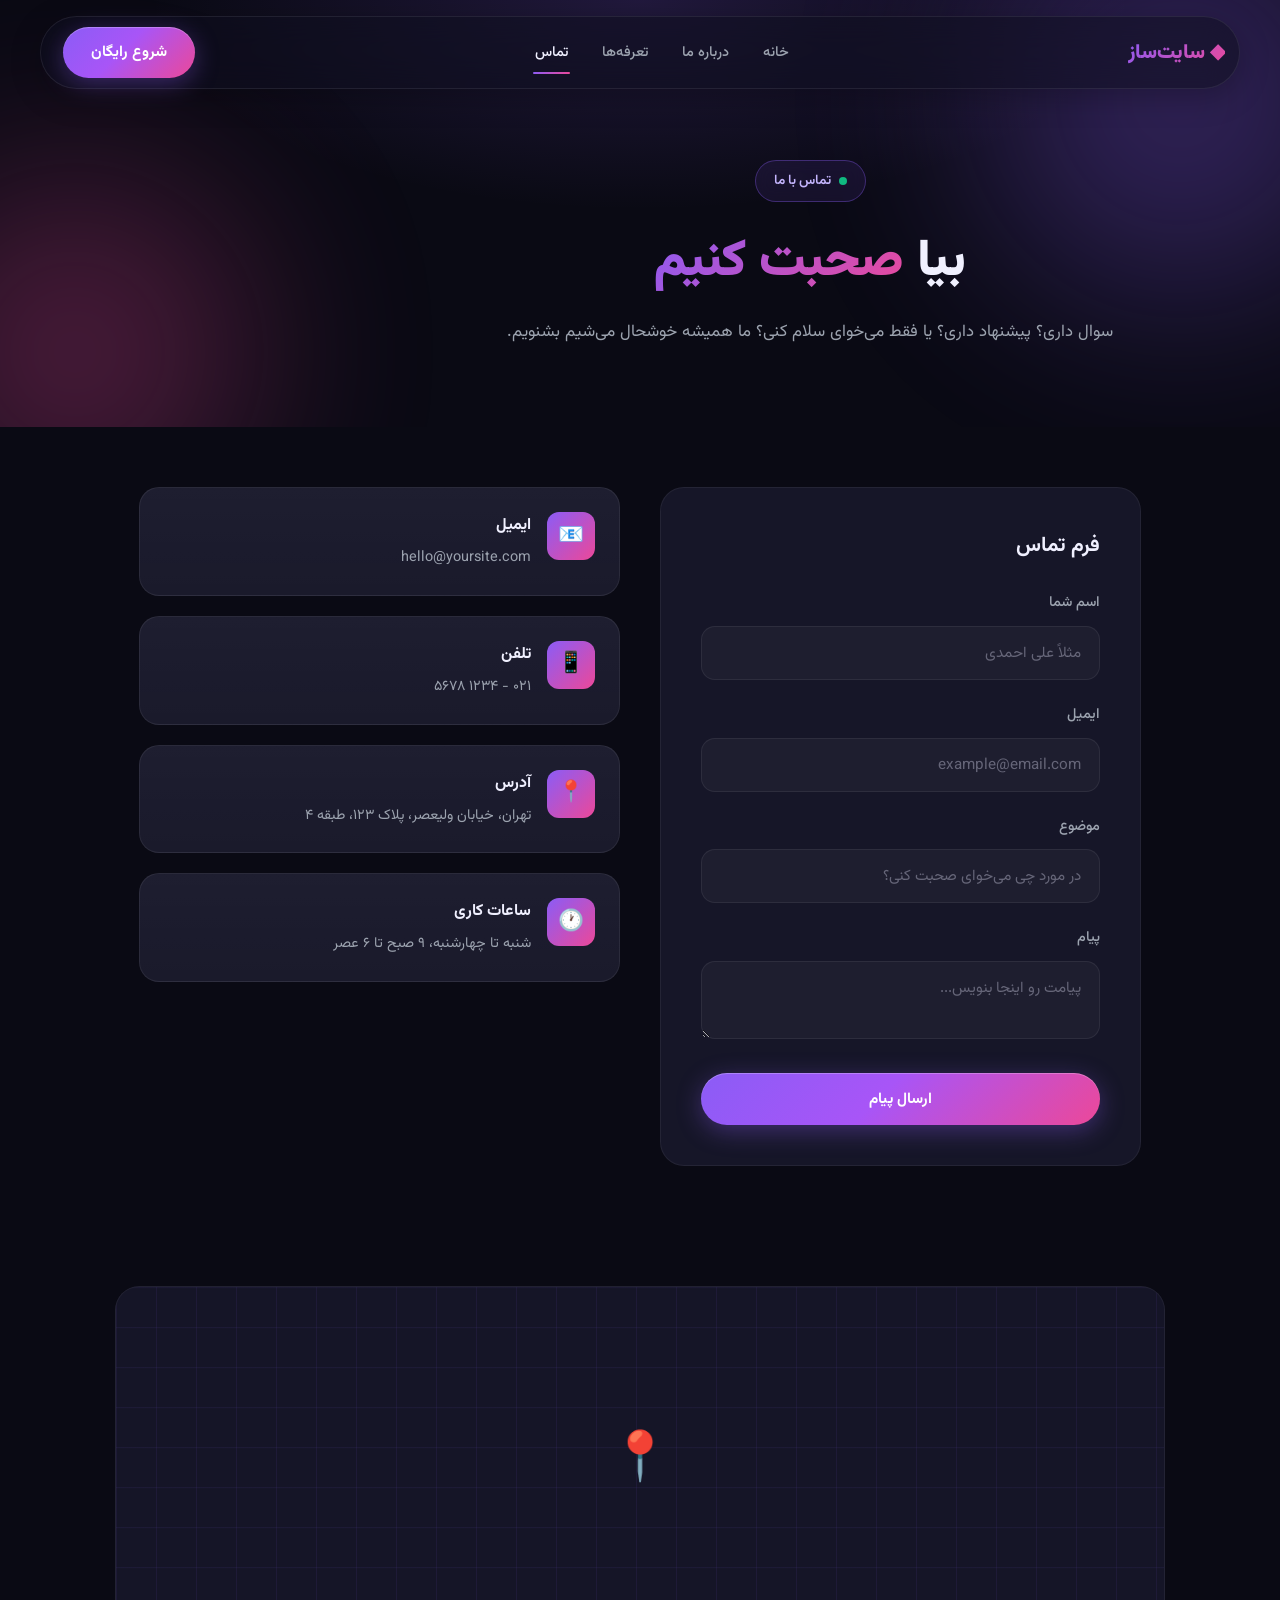
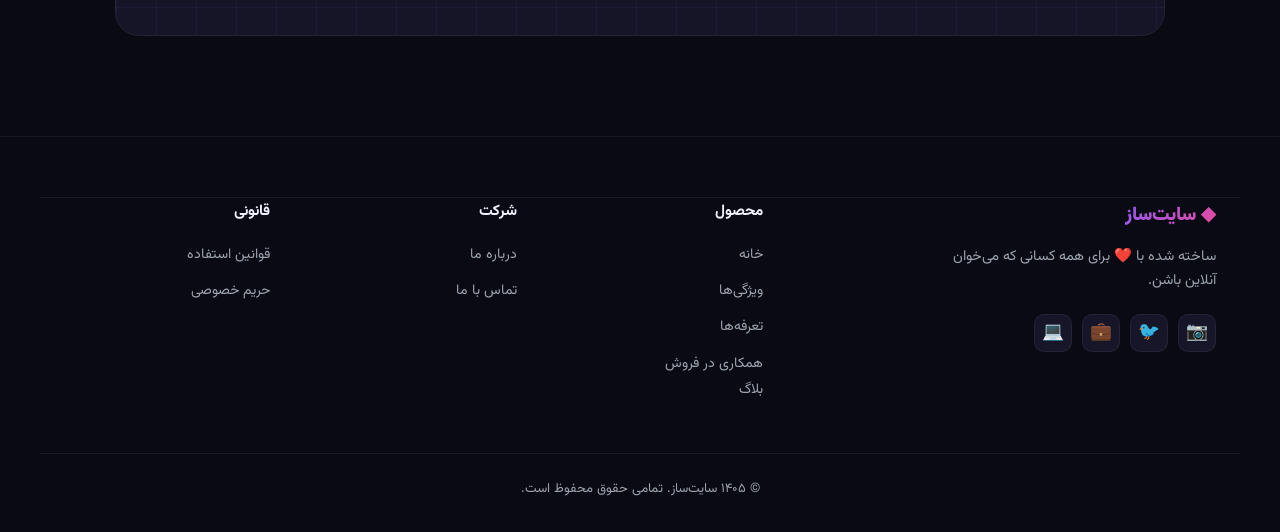
<file: contact.html>
<!DOCTYPE html>
<html lang="fa" dir="rtl">
<head>
<meta charset="UTF-8">
<meta name="viewport" content="width=device-width, initial-scale=1.0">
<title>تماس با ما | سایت‌ساز</title>
<meta name="description" content="[توضیح اینجا]">
<meta property="og:type" content="website">
<meta property="og:title" content="[عنوان اینجا]">
<meta property="og:description" content="[توضیح اینجا]">
<link rel="icon" type="image/svg+xml" href="data:image/svg+xml,%3Csvg xmlns='http://www.w3.org/2000/svg' viewBox='0 0 100 100'%3E%3Cdefs%3E%3ClinearGradient id='g' x1='0' y1='0' x2='1' y2='1'%3E%3Cstop offset='0' stop-color='%238b5cf6'/%3E%3Cstop offset='1' stop-color='%23ec4899'/%3E%3C/linearGradient%3E%3C/defs%3E%3Ccircle cx='50' cy='50' r='45' fill='url(%23g)'/%3E%3Ctext x='50' y='68' font-size='52' text-anchor='middle' fill='white' font-family='Arial' font-weight='bold'%3ES%3C/text%3E%3C/svg%3E">
<link href="vendor/vazirmatn/vazirmatn.css" rel="stylesheet">
<link rel="stylesheet" href="css/style.css">
<link rel="stylesheet" href="css/pro.css">
</head>
<body>

<div class="progress-bar"></div>

<nav id="navbar">
  <div class="nav-inner">
    <a href="index.html" class="logo">◆ سایت‌ساز</a>
    <div class="nav-links">
      <a href="index.html">خانه</a>
      <a href="about.html">درباره ما</a>
      <a href="pricing.html">تعرفه‌ها</a>
      <a href="contact.html" class="active">تماس</a>
    </div>
    <a href="pricing.html" class="btn btn-primary">شروع رایگان</a>
  </div>
</nav>

<section class="page-hero">
  <div class="hero-glow g1" style="opacity:0.3"></div>
  <div class="hero-glow g2" style="opacity:0.3"></div>
  <div class="hero-content">
    <div class="badge"><span class="dot"></span> تماس با ما</div>
    <h1>بیا <span class="grad-text">صحبت کنیم</span></h1>
    <p>سوال داری؟ پیشنهاد داری؟ یا فقط می‌خوای سلام کنی؟ ما همیشه خوشحال می‌شیم بشنویم.</p>
  </div>
</section>

<section class="contact-section">
  <div class="container">
    <div class="contact-grid">
      <form id="contact-form" class="contact-form fade-up" method="POST">
        <h3 style="margin-bottom:24px;font-size:1.3rem;">فرم تماس</h3>
        <div class="form-group">
          <label for="name">اسم شما</label>
          <input type="text" id="name" name="name" placeholder="مثلاً علی احمدی" required>
        </div>
        <div class="form-group">
          <label for="email">ایمیل</label>
          <input type="email" id="email" name="_replyto" placeholder="example@email.com" required>
        </div>
        <div class="form-group">
          <label for="subject">موضوع</label>
          <input type="text" id="subject" name="subject" placeholder="در مورد چی می‌خوای صحبت کنی؟" required>
        </div>
        <div class="form-group">
          <label for="message">پیام</label>
          <textarea id="message" name="message" placeholder="پیامت رو اینجا بنویس..." required></textarea>
        </div>
        <button type="submit" class="btn btn-primary full">ارسال پیام</button>
        <div id="form-status" class="form-status"></div>
      </form>

      <div class="contact-info fade-up">
        <div class="info-card">
          <div class="info-icon">📧</div>
          <div class="info-content">
            <h4>ایمیل</h4>
            <p>hello@yoursite.com</p>
          </div>
        </div>
        <div class="info-card">
          <div class="info-icon">📱</div>
          <div class="info-content">
            <h4>تلفن</h4>
            <p>۰۲۱ - ۱۲۳۴ ۵۶۷۸</p>
          </div>
        </div>
        <div class="info-card">
          <div class="info-icon">📍</div>
          <div class="info-content">
            <h4>آدرس</h4>
            <p>تهران، خیابان ولیعصر، پلاک ۱۲۳، طبقه ۴</p>
          </div>
        </div>
        <div class="info-card">
          <div class="info-icon">🕐</div>
          <div class="info-content">
            <h4>ساعات کاری</h4>
            <p>شنبه تا چهارشنبه، ۹ صبح تا ۶ عصر</p>
          </div>
        </div>
      </div>
    </div>
  </div>
</section>

<section class="map-section">
  <div class="container">
    <div class="map-box fade-up"></div>
  </div>
</section>

<footer>
  <div class="footer-main">
    <div class="footer-brand-col">
      <div class="logo">◆ سایت‌ساز</div>
      <p class="footer-tagline">ساخته شده با ❤️ برای همه کسانی که می‌خوان آنلاین باشن.</p>
      <div class="footer-social">
        <a href="#" aria-label="اینستاگرام">📷</a>
        <a href="#" aria-label="توییتر">🐦</a>
        <a href="#" aria-label="لینکدین">💼</a>
        <a href="#" aria-label="گیت‌هاب">💻</a>
      </div>
    </div>
    <div class="footer-col">
      <h4>محصول</h4>
      <ul>
        <li><a href="index.html">خانه</a></li>
        <li><a href="features.html">ویژگی‌ها</a></li>
        <li><a href="pricing.html">تعرفه‌ها</a></li>
        <a href="affiliate.html">همکاری در فروش</a>
        <li><a href="blog.html">بلاگ</a></li>
      </ul>
    </div>
    <div class="footer-col">
      <h4>شرکت</h4>
      <ul>
        <li><a href="about.html">درباره ما</a></li>
        <li><a href="contact.html">تماس با ما</a></li>
      </ul>
    </div>
    <div class="footer-col">
      <h4>قانونی</h4>
      <ul>
        <li><a href="#">قوانین استفاده</a></li>
        <li><a href="#">حریم خصوصی</a></li>
      </ul>
    </div>
  </div>
  <div class="footer-bottom">
    © ۱۴۰۵ سایت‌ساز. تمامی حقوق محفوظ است.
  </div>
</footer>

<script src="vendor/gsap/gsap.min.js"></script>
<script src="vendor/gsap/ScrollTrigger.min.js"></script>
<script src="js/config.js"></script>
<button class="scroll-top" id="scrollTop" aria-label="بازگشت به بالا">↑</button>
<script src="js/main.js"></script>
</body>
</html>
</file>
<file: vendor/vazirmatn/vazirmatn.css>
@font-face {
  font-family: 'Vazirmatn';
  src: url('Vazirmatn-Variable.woff2') format('woff2');
  font-weight: 100 900;
  font-style: normal;
  font-display: swap;
}
</file>
<file: css/style.css>
* { margin: 0; padding: 0; box-sizing: border-box; }

:root {
  --bg: #0a0a14;
  --bg2: #10101f;
  --card: #161628;
  --text: #f0f0ff;
  --muted: #9ca3af;
  --primary: #8b5cf6;
  --secondary: #ec4899;
  --accent: #06b6d4;
  --grad: linear-gradient(135deg, #8b5cf6, #ec4899);
}

html { scroll-behavior: auto; }
body {
  font-family: 'Vazirmatn', sans-serif;
  background: var(--bg);
  color: var(--text);
  overflow-x: hidden;
  line-height: 1.7;
  -webkit-font-smoothing: antialiased;
}

a { color: inherit; text-decoration: none; }
.container { max-width: 1200px; margin: 0 auto; padding: 0 24px; }
.grad-text { background: var(--grad); -webkit-background-clip: text; background-clip: text; color: transparent; }

.btn { padding: 12px 28px; border-radius: 50px; border: none; cursor: pointer; font-family: inherit; font-size: 0.95rem; font-weight: 600; transition: transform 0.2s, box-shadow 0.2s; display: inline-block; }
.btn-primary { background: var(--grad); color: white; box-shadow: 0 4px 20px rgba(139,92,246,0.4); }
.btn-primary:hover { transform: translateY(-2px); box-shadow: 0 8px 30px rgba(139,92,246,0.6); }
.btn-ghost { background: transparent; color: var(--text); border: 1px solid rgba(255,255,255,0.15); }
.btn-ghost:hover { border-color: var(--primary); background: rgba(139,92,246,0.1); }
.btn.full { width: 100%; padding: 14px; text-align: center; }
.btn-danger { background: rgba(239,68,68,0.15); color: #fca5a5; border: 1px solid rgba(239,68,68,0.3); }
.btn-danger:hover { background: rgba(239,68,68,0.25); }

/* Progress Bar */
.progress-bar {
  position: fixed; top: 0; right: 0; left: 0; height: 3px;
  background: var(--grad);
  transform-origin: right;
  transform: scaleX(0);
  z-index: 1000;
  will-change: transform;
}

/* Navbar */
nav#navbar, nav.site-nav { position: fixed; top: 16px; right: 0; left: 0; z-index: 100; padding: 0 20px; transition: top 0.3s; }
.nav-inner { max-width: 1200px; margin: 0 auto; display: flex; align-items: center; justify-content: space-between; gap: 24px; padding: 10px 14px 10px 22px; background: rgba(16,16,31,0.55); -webkit-backdrop-filter: blur(16px); backdrop-filter: blur(16px); border: 1px solid rgba(255,255,255,0.08); border-radius: 60px; transition: background 0.3s, border-color 0.3s, box-shadow 0.3s; }
nav.scrolled .nav-inner { background: rgba(10,10,20,0.94); border-color: rgba(139,92,246,0.3); box-shadow: 0 10px 40px rgba(0,0,0,0.35); }
.logo { font-weight: 900; font-size: 1.25rem; background: var(--grad); -webkit-background-clip: text; background-clip: text; color: transparent; }
.nav-links { display: flex; gap: 30px; }
.nav-links a { color: var(--muted); text-decoration: none; font-size: 0.9rem; transition: color 0.2s; }
.nav-links a:hover, .nav-links a.active { color: var(--text); }

/* Mobile menu */
.mobile-toggle { display: none; background: transparent; border: none; cursor: pointer; width: 40px; height: 40px; flex-direction: column; justify-content: center; align-items: center; gap: 5px; padding: 0; }
.mobile-toggle span { display: block; width: 22px; height: 2px; background: var(--text); border-radius: 2px; transition: transform 0.2s, opacity 0.2s; }
.mobile-toggle.open span:nth-child(1) { transform: translateY(7px) rotate(45deg); }
.mobile-toggle.open span:nth-child(2) { opacity: 0; }
.mobile-toggle.open span:nth-child(3) { transform: translateY(-7px) rotate(-45deg); }
.mobile-cta { display: none; }

@media (max-width: 768px) {
  .mobile-toggle { display: flex; }
  .nav-cta { display: none; }
  .nav-inner { position: relative; }
  .nav-links { display: none !important; position: absolute; top: calc(100% + 10px); right: 0; left: 0; background: rgba(10,10,20,0.98); border: 1px solid rgba(139,92,246,0.3); border-radius: 20px; flex-direction: column; padding: 16px; box-shadow: 0 20px 60px rgba(0,0,0,0.5); gap: 4px; }
  .nav-links.open { display: flex !important; }
  .nav-links a { padding: 12px 16px; border-radius: 10px; font-size: 1rem; }
  .nav-links a:hover { background: rgba(139,92,246,0.1); }
  .mobile-cta { display: block; text-align: center; margin-top: 10px; }
}

/* Hero */
.hero { position: relative; min-height: 100vh; display: flex; align-items: center; justify-content: center; padding: 140px 20px 80px; overflow: hidden; }
.hero-glow { position: absolute; border-radius: 50%; filter: blur(100px); opacity: 0.4; pointer-events: none; will-change: transform; }
.hero-glow.g1 { width: 400px; height: 400px; background: #8b5cf6; top: -100px; right: -100px; }
.hero-glow.g2 { width: 350px; height: 350px; background: #ec4899; bottom: -100px; left: -100px; }
.hero-glow.g3 { width: 280px; height: 280px; background: #06b6d4; top: 50%; left: 30%; opacity: 0.25; }
.hero-content { max-width: 900px; text-align: center; position: relative; z-index: 2; }
.badge { display: inline-flex; align-items: center; gap: 8px; padding: 8px 18px; border-radius: 50px; background: rgba(139,92,246,0.15); border: 1px solid rgba(139,92,246,0.4); color: #c4b5fd; font-size: 0.85rem; margin-bottom: 28px; }
.badge .dot { width: 8px; height: 8px; border-radius: 50%; background: #10b981; }
.hero-title { font-size: clamp(2.2rem, 6vw, 4.2rem); font-weight: 900; line-height: 1.25; margin-bottom: 24px; }
.hero-desc { font-size: clamp(1rem, 2vw, 1.2rem); color: var(--muted); max-width: 650px; margin: 0 auto 40px; }
.hero-btns { display: flex; gap: 16px; justify-content: center; flex-wrap: wrap; }
.hero-btns .btn { padding: 16px 40px; font-size: 1rem; }

/* Section heads */
.section-head { text-align: center; margin-bottom: 60px; }
.section-tag { display: inline-block; padding: 6px 16px; border-radius: 50px; background: rgba(139,92,246,0.15); border: 1px solid rgba(139,92,246,0.3); color: #c4b5fd; font-size: 0.85rem; margin-bottom: 16px; }
.section-head h2 { font-size: clamp(1.8rem, 4vw, 2.8rem); font-weight: 800; margin-bottom: 16px; line-height: 1.3; }
.section-head p { color: var(--muted); max-width: 600px; margin: 0 auto; }

/* Features */
.features { padding: 120px 0; background: var(--bg2); }
.features-grid { display: grid; grid-template-columns: repeat(auto-fit, minmax(280px, 1fr)); gap: 24px; }
.feature-card { padding: 36px 28px; background: var(--card); border-radius: 20px; border: 1px solid rgba(255,255,255,0.06); transition: transform 0.25s, border-color 0.25s; }
.feature-card:hover { transform: translateY(-6px); border-color: rgba(139,92,246,0.3); }
.feature-icon { width: 56px; height: 56px; display: flex; align-items: center; justify-content: center; border-radius: 14px; background: var(--grad); font-size: 1.6rem; margin-bottom: 20px; }
.feature-card h3 { font-size: 1.15rem; font-weight: 700; margin-bottom: 10px; }
.feature-card p { color: var(--muted); font-size: 0.92rem; }

/* Demo */
.demo-section { padding: 120px 0; }
.demo-wrapper { display: grid; grid-template-columns: 380px 1fr; gap: 40px; align-items: start; }
@media (max-width: 900px) { .demo-wrapper { grid-template-columns: 1fr; } }
.demo-controls { background: var(--card); padding: 28px; border-radius: 20px; border: 1px solid rgba(255,255,255,0.06); }
.control-group { margin-bottom: 28px; }
.control-group:last-of-type { margin-bottom: 24px; }
.control-group label { display: block; font-size: 0.85rem; color: var(--muted); margin-bottom: 12px; font-weight: 500; }
.template-grid { display: grid; grid-template-columns: repeat(3, 1fr); gap: 10px; }
.tpl-btn { padding: 0; border: 2px solid transparent; background: var(--bg2); border-radius: 12px; cursor: pointer; overflow: hidden; transition: transform 0.2s, border-color 0.2s; font-family: inherit; }
.tpl-btn:hover { transform: translateY(-2px); }
.tpl-btn.active { border-color: var(--primary); box-shadow: 0 0 0 3px rgba(139,92,246,0.2); }
.tpl-btn .tpl-preview { height: 55px; }
.tpl-btn.tpl-business .tpl-preview { background: linear-gradient(135deg, #6366f1, #8b5cf6); }
.tpl-btn.tpl-shop .tpl-preview { background: linear-gradient(135deg, #ec4899, #f43f5e); }
.tpl-btn.tpl-portfolio .tpl-preview { background: linear-gradient(135deg, #06b6d4, #14b8a6); }
.tpl-btn span { display: block; padding: 8px 4px; font-size: 0.78rem; text-align: center; color: var(--text); }
.color-grid { display: flex; gap: 12px; flex-wrap: wrap; }
.color-swatch { width: 40px; height: 40px; border-radius: 50%; border: 3px solid transparent; cursor: pointer; transition: transform 0.2s, border-color 0.2s; }
.color-swatch:hover { transform: scale(1.1); }
.color-swatch.active { border-color: white; transform: scale(1.15); }

.demo-preview { }
.browser-frame { background: var(--bg2); border-radius: 16px; overflow: hidden; border: 1px solid rgba(255,255,255,0.1); box-shadow: 0 20px 60px rgba(0,0,0,0.4); }
.browser-bar { display: flex; align-items: center; gap: 8px; padding: 12px 16px; background: rgba(0,0,0,0.3); border-bottom: 1px solid rgba(255,255,255,0.05); direction: ltr; }
.browser-bar .dot { width: 12px; height: 12px; border-radius: 50%; }
.browser-bar .dot.r { background: #ff5f57; }
.browser-bar .dot.y { background: #febc2e; }
.browser-bar .dot.g { background: #28c840; }
.browser-bar .url { margin-left: auto; padding: 4px 16px; background: rgba(255,255,255,0.05); border-radius: 6px; font-size: 0.72rem; color: var(--muted); font-family: monospace; }
.preview-content { padding: 30px; min-height: 420px; background: #ffffff; color: #111; --pc: #8b5cf6; }
.mini-nav { display: flex; justify-content: space-between; align-items: center; padding-bottom: 20px; border-bottom: 1px solid #eee; margin-bottom: 28px; }
.mini-logo { font-weight: 800; color: var(--pc); font-size: 1rem; }
.mini-links { display: flex; gap: 16px; font-size: 0.72rem; color: #666; }
.mini-hero { text-align: center; padding: 20px 0 36px; }
.mini-hero h3 { font-size: 1.5rem; margin-bottom: 12px; color: #111; }
.mini-hero p { color: #666; font-size: 0.85rem; margin-bottom: 20px; }
.mini-btn { padding: 10px 26px; background: var(--pc); color: white; border: none; border-radius: 8px; cursor: pointer; font-family: inherit; font-size: 0.85rem; font-weight: 600; }
.mini-features { display: grid; grid-template-columns: repeat(3, 1fr); gap: 14px; }
.mini-feat { padding: 16px 10px; background: #f9fafb; border-radius: 10px; text-align: center; }
.mini-feat .mini-dot { width: 28px; height: 28px; border-radius: 8px; background: var(--pc); margin: 0 auto 10px; opacity: 0.85; }
.mini-feat span { font-size: 0.72rem; color: #333; }
.mini-products { display: grid; grid-template-columns: repeat(3, 1fr); gap: 12px; }
.mini-product { text-align: center; }
.mini-product-img { height: 90px; border-radius: 8px; background: linear-gradient(135deg, var(--pc), #f0f0f0); margin-bottom: 8px; }
.mini-product-name { font-size: 0.72rem; font-weight: 600; }
.mini-product-price { font-size: 0.7rem; color: var(--pc); font-weight: 700; }
.mini-gallery { display: grid; grid-template-columns: repeat(2, 1fr); gap: 10px; }
.mini-gallery-item { aspect-ratio: 1; border-radius: 10px; background: linear-gradient(135deg, var(--pc), rgba(0,0,0,0.15)); }

/* Showcase */
.showcase { padding: 100px 0 80px; overflow: hidden; }
.horizontal-wrap { overflow-x: auto; overflow-y: hidden; cursor: grab; scroll-snap-type: x mandatory; scrollbar-width: thin; scrollbar-color: rgba(139,92,246,0.5) transparent; padding: 20px 0 30px; -webkit-overflow-scrolling: touch; }
.horizontal-wrap.dragging { cursor: grabbing; scroll-snap-type: none; user-select: none; }
.horizontal-wrap::-webkit-scrollbar { height: 8px; }
.horizontal-wrap::-webkit-scrollbar-track { background: rgba(255,255,255,0.03); border-radius: 4px; margin: 0 40px; }
.horizontal-wrap::-webkit-scrollbar-thumb { background: rgba(139,92,246,0.4); border-radius: 4px; }
.horizontal-wrap::-webkit-scrollbar-thumb:hover { background: rgba(139,92,246,0.7); }
.horizontal-track { display: flex; gap: 30px; padding: 0 40px; width: max-content; }
.hcard { width: 380px; height: 480px; border-radius: 24px; position: relative; overflow: hidden; flex-shrink: 0; scroll-snap-align: center; user-select: none; }
.hcard::before { content: ''; position: absolute; top: -80px; right: -80px; width: 220px; height: 220px; border-radius: 50%; background: rgba(255,255,255,0.15); }
.hcard::after { content: ''; position: absolute; bottom: -100px; left: -100px; width: 280px; height: 280px; border-radius: 50%; background: rgba(255,255,255,0.08); }
.hcard-1 { background: linear-gradient(135deg, #6366f1, #8b5cf6); }
.hcard-2 { background: linear-gradient(135deg, #ec4899, #f43f5e); }
.hcard-3 { background: linear-gradient(135deg, #06b6d4, #0ea5e9); }
.hcard-4 { background: linear-gradient(135deg, #10b981, #059669); }
.hcard-5 { background: linear-gradient(135deg, #f59e0b, #f97316); }
.hcard-body { position: absolute; bottom: 0; left: 0; right: 0; padding: 36px 32px; background: linear-gradient(to top, rgba(0,0,0,0.6), transparent); color: white; z-index: 1; }
.hcard-tag { display: inline-block; padding: 4px 12px; background: rgba(255,255,255,0.2); border-radius: 50px; font-size: 0.75rem; margin-bottom: 12px; }
.hcard-body h3 { font-size: 1.6rem; font-weight: 800; margin-bottom: 6px; }
.hcard-body p { font-size: 0.9rem; opacity: 0.85; }
@media (max-width: 768px) { .hcard { width: 280px; height: 380px; } .horizontal-track { padding: 0 20px; gap: 20px; } .horizontal-wrap::-webkit-scrollbar-track { margin: 0 20px; } }

/* Steps */
.steps { padding: 120px 0; background: var(--bg2); }
.timeline { max-width: 700px; margin: 0 auto; position: relative; padding-right: 60px; }
.timeline-line { position: absolute; right: 29px; top: 0; bottom: 0; width: 2px; background: linear-gradient(to bottom, var(--primary), var(--secondary)); transform-origin: top; transform: scaleY(0); }
.step { position: relative; padding-bottom: 48px; }
.step:last-child { padding-bottom: 0; }
.step-number { position: absolute; right: -60px; top: 0; width: 60px; height: 60px; border-radius: 50%; background: var(--grad); display: flex; align-items: center; justify-content: center; font-size: 1.4rem; font-weight: 800; color: white; box-shadow: 0 4px 20px rgba(139,92,246,0.4); border: 4px solid var(--bg2); }
.step-content { background: var(--card); padding: 24px 28px; border-radius: 16px; border: 1px solid rgba(255,255,255,0.06); margin-right: 10px; }
.step-content h3 { font-size: 1.15rem; font-weight: 700; margin-bottom: 8px; }
.step-content p { color: var(--muted); font-size: 0.92rem; }

/* Stats */
.stats { padding: 100px 0; }
.stats-grid { display: grid; grid-template-columns: repeat(auto-fit, minmax(200px, 1fr)); gap: 24px; text-align: center; }
.stat-item { padding: 32px 20px; }
.stat-value { font-size: clamp(2rem, 5vw, 3.2rem); font-weight: 900; background: var(--grad); -webkit-background-clip: text; background-clip: text; color: transparent; line-height: 1.2; }
.stat-label { color: var(--muted); font-size: 0.92rem; margin-top: 8px; }

/* CTA */
.cta { padding: 120px 0; }
.cta-box { max-width: 900px; margin: 0 auto; text-align: center; padding: 80px 40px; border-radius: 32px; background: linear-gradient(135deg, rgba(139,92,246,0.15), rgba(236,72,153,0.15)); border: 1px solid rgba(139,92,246,0.3); position: relative; overflow: hidden; }
.cta-box::before { content: ''; position: absolute; top: -50%; left: 50%; transform: translateX(-50%); width: 500px; height: 500px; border-radius: 50%; background: radial-gradient(circle, rgba(139,92,246,0.4), transparent 70%); pointer-events: none; }
.cta-box h2 { font-size: clamp(1.8rem, 4vw, 2.8rem); font-weight: 900; margin-bottom: 16px; position: relative; }
.cta-box p { color: var(--muted); margin-bottom: 32px; max-width: 500px; margin-left: auto; margin-right: auto; position: relative; }
.cta-box .btn { padding: 16px 44px; font-size: 1rem; position: relative; }

/* Footer */
footer { padding: 60px 0 30px; border-top: 1px solid rgba(255,255,255,0.06); color: var(--muted); font-size: 0.9rem; }
.footer-main { max-width: 1200px; margin: 0 auto; padding: 0 24px 40px; display: grid; grid-template-columns: 2fr 1fr 1fr 1fr; gap: 40px; text-align: right; }
@media (max-width: 800px) { .footer-main { grid-template-columns: 1fr 1fr; } }
@media (max-width: 500px) { .footer-main { grid-template-columns: 1fr; gap: 30px; } }
.footer-brand-col .logo { display: inline-block; margin-bottom: 12px; font-size: 1.2rem; }
.footer-tagline { max-width: 300px; line-height: 1.7; }
.footer-social { display: flex; gap: 10px; margin-top: 20px; }
.footer-social a { width: 38px; height: 38px; display: flex; align-items: center; justify-content: center; background: var(--card); border-radius: 10px; border: 1px solid rgba(255,255,255,0.06); transition: transform 0.2s, border-color 0.2s; font-size: 1.1rem; }
.footer-social a:hover { border-color: var(--primary); transform: translateY(-2px); }
.footer-col h4 { font-size: 0.95rem; font-weight: 700; color: var(--text); margin-bottom: 16px; }
.footer-col ul { list-style: none; padding: 0; margin: 0; }
.footer-col li { margin-bottom: 10px; }
.footer-col a { color: var(--muted); transition: color 0.2s; font-size: 0.88rem; }
.footer-col a:hover { color: var(--primary); }
.footer-bottom { max-width: 1200px; margin: 0 auto; padding: 24px 24px 0; border-top: 1px solid rgba(255,255,255,0.06); text-align: center; font-size: 0.82rem; }

/* Scroll to top */
.scroll-top { position: fixed; bottom: 30px; left: 30px; width: 48px; height: 48px; border-radius: 50%; background: var(--grad); color: white; border: none; font-size: 1.3rem; cursor: pointer; opacity: 0; pointer-events: none; transition: opacity 0.3s, transform 0.3s; box-shadow: 0 4px 20px rgba(139,92,246,0.4); z-index: 90; display: flex; align-items: center; justify-content: center; }
.scroll-top.show { opacity: 1; pointer-events: auto; }
.scroll-top:hover { transform: translateY(-3px); }
@media (max-width: 768px) { .scroll-top { bottom: 20px; left: 20px; width: 42px; height: 42px; } }

/* Page hero */
.page-hero { padding: 160px 20px 80px; text-align: center; position: relative; overflow: hidden; }
.page-hero h1 { font-size: clamp(2rem, 5vw, 3.2rem); font-weight: 900; margin-bottom: 20px; line-height: 1.3; }
.page-hero p { color: var(--muted); max-width: 650px; margin: 0 auto; font-size: 1.05rem; }

/* About */
.about-section { padding: 100px 0; }
.about-content { display: grid; grid-template-columns: 1fr 1fr; gap: 60px; align-items: center; max-width: 1100px; margin: 0 auto; padding: 0 24px; }
@media (max-width: 800px) { .about-content { grid-template-columns: 1fr; } }
.about-text h2 { font-size: 2rem; font-weight: 800; margin-bottom: 20px; line-height: 1.3; }
.about-text p { color: var(--muted); margin-bottom: 16px; }
.about-visual { aspect-ratio: 1; border-radius: 24px; background: var(--grad); position: relative; overflow: hidden; display: flex; align-items: center; justify-content: center; font-size: 8rem; box-shadow: 0 20px 60px rgba(139,92,246,0.3); }
.values { padding: 100px 0; background: var(--bg2); }
.values-grid { display: grid; grid-template-columns: repeat(auto-fit, minmax(250px, 1fr)); gap: 24px; max-width: 1100px; margin: 0 auto; padding: 0 24px; }
.team-section { padding: 100px 0; }
.team-grid { display: grid; grid-template-columns: repeat(auto-fit, minmax(220px, 1fr)); gap: 24px; max-width: 900px; margin: 0 auto; padding: 0 24px; }
.team-card { text-align: center; padding: 30px 20px; background: var(--card); border-radius: 20px; border: 1px solid rgba(255,255,255,0.06); transition: transform 0.25s, border-color 0.25s; }
.team-card:hover { transform: translateY(-6px); border-color: rgba(139,92,246,0.3); }
.team-avatar { width: 100px; height: 100px; border-radius: 50%; margin: 0 auto 20px; background: var(--grad); display: flex; align-items: center; justify-content: center; font-size: 2.2rem; font-weight: 900; color: white; }
.team-name { font-size: 1.1rem; font-weight: 700; margin-bottom: 4px; }
.team-role { color: var(--primary); font-size: 0.9rem; margin-bottom: 12px; }
.team-bio { color: var(--muted); font-size: 0.85rem; }

/* Pricing */
.pricing-section { padding: 60px 0 120px; }
.pricing-grid { display: grid; grid-template-columns: repeat(auto-fit, minmax(280px, 1fr)); gap: 24px; max-width: 1050px; margin: 0 auto; padding: 0 24px; }
.pricing-card { background: var(--card); border-radius: 24px; padding: 40px 30px; border: 1px solid rgba(255,255,255,0.06); position: relative; transition: transform 0.25s, border-color 0.25s; display: flex; flex-direction: column; }
.pricing-card:hover { transform: translateY(-6px); border-color: rgba(139,92,246,0.3); }
.pricing-card.featured { border-color: var(--primary); background: linear-gradient(135deg, rgba(139,92,246,0.12), rgba(236,72,153,0.12)); }
.pricing-badge { position: absolute; top: -14px; right: 30px; background: var(--grad); padding: 6px 18px; border-radius: 50px; font-size: 0.78rem; font-weight: 700; color: white; }
.pricing-name { font-size: 1.3rem; font-weight: 700; margin-bottom: 8px; }
.pricing-price { font-size: 2.6rem; font-weight: 900; background: var(--grad); -webkit-background-clip: text; background-clip: text; color: transparent; margin-bottom: 4px; line-height: 1.1; }
.pricing-period { color: var(--muted); font-size: 0.85rem; margin-bottom: 28px; }
.pricing-features { list-style: none; margin-bottom: 32px; flex: 1; padding: 0; }
.pricing-features li { padding: 9px 0; color: var(--muted); font-size: 0.9rem; display: flex; align-items: center; gap: 10px; }
.pricing-features li::before { content: '✓'; color: var(--primary); font-weight: bold; font-size: 1rem; }
.pricing-features li.disabled { opacity: 0.4; }
.pricing-features li.disabled::before { content: '×'; color: var(--muted); }
.faq { padding: 100px 0; background: var(--bg2); }
.faq-list { max-width: 800px; margin: 0 auto; padding: 0 24px; }
.faq-item { background: var(--card); border-radius: 16px; margin-bottom: 16px; border: 1px solid rgba(255,255,255,0.06); overflow: hidden; transition: border-color 0.2s; }
.faq-item:hover { border-color: rgba(139,92,246,0.3); }
.faq-q { padding: 22px 26px; font-weight: 600; cursor: pointer; display: flex; justify-content: space-between; align-items: center; user-select: none; }
.faq-q::after { content: '+'; font-size: 1.5rem; color: var(--primary); transition: transform 0.3s; }
.faq-item.open .faq-q::after { transform: rotate(45deg); }
.faq-a { padding: 0 26px; max-height: 0; overflow: hidden; color: var(--muted); font-size: 0.92rem; transition: padding 0.3s, max-height 0.4s; }
.faq-item.open .faq-a { padding: 0 26px 22px; max-height: 200px; }

/* Contact */
.contact-section { padding: 60px 0 120px; }
.contact-grid { display: grid; grid-template-columns: 1fr 1fr; gap: 40px; max-width: 1050px; margin: 0 auto; padding: 0 24px; }
@media (max-width: 800px) { .contact-grid { grid-template-columns: 1fr; } }
.contact-form { background: var(--card); padding: 40px; border-radius: 24px; border: 1px solid rgba(255,255,255,0.06); }
.form-group { margin-bottom: 22px; }
.form-group label { display: block; margin-bottom: 10px; font-size: 0.9rem; color: var(--muted); font-weight: 500; }
.form-group input, .form-group textarea { width: 100%; padding: 14px 18px; background: var(--bg2); border: 1px solid rgba(255,255,255,0.1); border-radius: 12px; color: var(--text); font-family: inherit; font-size: 0.95rem; transition: border-color 0.2s, box-shadow 0.2s; }
.form-group input:focus, .form-group textarea:focus { outline: none; border-color: var(--primary); box-shadow: 0 0 0 3px rgba(139,92,246,0.15); }
.form-group textarea { resize: vertical; min-height: 140px; }
.form-status { margin-top: 16px; padding: 12px 18px; border-radius: 12px; font-size: 0.9rem; display: none; }
.form-status.success { display: block; background: rgba(16,185,129,0.15); color: #6ee7b7; border: 1px solid rgba(16,185,129,0.3); }
.form-status.error { display: block; background: rgba(239,68,68,0.15); color: #fca5a5; border: 1px solid rgba(239,68,68,0.3); }
.contact-info { display: flex; flex-direction: column; gap: 20px; }
.info-card { background: var(--card); padding: 24px; border-radius: 18px; border: 1px solid rgba(255,255,255,0.06); display: flex; gap: 16px; align-items: flex-start; transition: transform 0.2s, border-color 0.2s; }
.info-card:hover { border-color: rgba(139,92,246,0.3); transform: translateX(-4px); }
.info-icon { width: 48px; height: 48px; flex-shrink: 0; border-radius: 12px; background: var(--grad); display: flex; align-items: center; justify-content: center; font-size: 1.3rem; }
.info-content h4 { font-size: 1rem; font-weight: 700; margin-bottom: 4px; }
.info-content p { color: var(--muted); font-size: 0.9rem; word-break: break-word; }
.map-section { padding: 0 0 100px; }
.map-box { max-width: 1050px; margin: 0 auto; height: 350px; border-radius: 24px; background: var(--card); border: 1px solid rgba(255,255,255,0.06); display: flex; align-items: center; justify-content: center; color: var(--muted); position: relative; overflow: hidden; }
.map-box::before { content: ''; position: absolute; inset: 0; background-image: linear-gradient(rgba(139,92,246,0.08) 1px, transparent 1px), linear-gradient(90deg, rgba(139,92,246,0.08) 1px, transparent 1px); background-size: 40px 40px; }
.map-box::after { content: '📍'; position: absolute; top: 50%; left: 50%; transform: translate(-50%, -50%); font-size: 3rem; }

/* Blog */
.blog-section { padding: 60px 0 120px; }
.blog-grid { display: grid; grid-template-columns: repeat(auto-fit, minmax(320px, 1fr)); gap: 30px; max-width: 1150px; margin: 0 auto; padding: 0 24px; }
.blog-card { background: var(--card); border-radius: 20px; overflow: hidden; border: 1px solid rgba(255,255,255,0.06); transition: transform 0.25s, border-color 0.25s; display: flex; flex-direction: column; }
.blog-card:hover { transform: translateY(-6px); border-color: rgba(139,92,246,0.3); }
.blog-cover { height: 200px; position: relative; overflow: hidden; }
.blog-cover-1 { background: linear-gradient(135deg, #6366f1, #8b5cf6); }
.blog-cover-2 { background: linear-gradient(135deg, #ec4899, #f43f5e); }
.blog-cover-3 { background: linear-gradient(135deg, #06b6d4, #0ea5e9); }
.blog-cover-4 { background: linear-gradient(135deg, #10b981, #059669); }
.blog-cover-5 { background: linear-gradient(135deg, #f59e0b, #f97316); }
.blog-cover-6 { background: linear-gradient(135deg, #8b5cf6, #ec4899); }
.blog-body { padding: 24px; flex: 1; display: flex; flex-direction: column; }
.blog-meta { display: flex; gap: 12px; font-size: 0.78rem; color: var(--muted); margin-bottom: 12px; }
.blog-tag { padding: 3px 10px; background: rgba(139,92,246,0.15); color: #c4b5fd; border-radius: 50px; }
.blog-card h3 { font-size: 1.15rem; font-weight: 700; margin-bottom: 10px; line-height: 1.4; }
.blog-card p { color: var(--muted); font-size: 0.9rem; flex: 1; margin-bottom: 16px; }
.blog-read { color: var(--primary); font-weight: 600; font-size: 0.88rem; }

/* 404 */
.error-page { min-height: 100vh; display: flex; align-items: center; justify-content: center; padding: 120px 20px 60px; text-align: center; position: relative; overflow: hidden; }
.error-code { font-size: clamp(6rem, 20vw, 12rem); font-weight: 900; line-height: 1; background: var(--grad); -webkit-background-clip: text; background-clip: text; color: transparent; margin-bottom: 20px; }
.error-page h1 { font-size: clamp(1.5rem, 4vw, 2.2rem); font-weight: 800; margin-bottom: 16px; }
.error-page p { color: var(--muted); max-width: 500px; margin: 0 auto 32px; }

/* Features detail */
.feature-detail { padding: 100px 0; }
.feature-detail:nth-child(even) { background: var(--bg2); }
.fd-row { display: grid; grid-template-columns: 1fr 1fr; gap: 60px; align-items: center; max-width: 1100px; margin: 0 auto; padding: 0 24px; }
@media (max-width: 800px) { .fd-row { grid-template-columns: 1fr; gap: 40px; } }
.fd-row.reverse .fd-text { order: 2; }
@media (max-width: 800px) { .fd-row.reverse .fd-text { order: 0; } }
.fd-text h2 { font-size: clamp(1.6rem, 3vw, 2.2rem); font-weight: 800; margin-bottom: 20px; line-height: 1.3; }
.fd-text p { color: var(--muted); margin-bottom: 16px; }
.fd-visual { aspect-ratio: 4 / 3; border-radius: 24px; display: flex; align-items: center; justify-content: center; font-size: 6rem; position: relative; overflow: hidden; }
.fd-visual::before { content: ''; position: absolute; top: -50px; right: -50px; width: 180px; height: 180px; border-radius: 50%; background: rgba(255,255,255,0.15); }
.fd-visual.v1 { background: linear-gradient(135deg, #6366f1, #8b5cf6); }
.fd-visual.v2 { background: linear-gradient(135deg, #ec4899, #f43f5e); }
.fd-visual.v3 { background: linear-gradient(135deg, #06b6d4, #0ea5e9); }
.fd-visual.v4 { background: linear-gradient(135deg, #10b981, #059669); }

/* =========================================
   TERMS PAGE, AFFILIATE, AUTH & DASHBOARD FIXES
   ========================================= */

/* Terms Page */
.terms-page { padding: 60px 0 120px; }
.terms-layout { display: grid; grid-template-columns: 260px 1fr; gap: 48px; max-width: 1150px; margin: 0 auto; padding: 0 24px; align-items: start; }
@media (max-width: 900px) { .terms-layout { grid-template-columns: 1fr; gap: 24px; } }
.terms-toc { position: sticky; top: 100px; background: var(--card); border: 1px solid rgba(255,255,255,0.06); border-radius: 16px; padding: 24px 20px; }
@media (max-width: 900px) { .terms-toc { position: static; } }
.terms-toc h4 { font-size: 0.9rem; font-weight: 700; margin-bottom: 14px; color: var(--text); padding-bottom: 12px; border-bottom: 1px solid rgba(255,255,255,0.08); }
.terms-toc ul { list-style: none; padding: 0; margin: 0; }
.terms-toc li { margin-bottom: 4px; }
.terms-toc a { display: block; padding: 8px 12px; color: var(--muted); font-size: 0.85rem; border-radius: 8px; transition: all 0.2s; border-right: 2px solid transparent; }
.terms-toc a:hover, .terms-toc a.active { color: var(--text); background: rgba(139,92,246,0.1); border-right-color: var(--primary); }
.terms-content { background: var(--card); border: 1px solid rgba(255,255,255,0.06); border-radius: 20px; padding: 48px; }
@media (max-width: 600px) { .terms-content { padding: 28px 20px; } }
.terms-meta { padding: 16px 20px; background: var(--bg2); border-radius: 12px; margin-bottom: 40px; display: flex; gap: 24px; flex-wrap: wrap; font-size: 0.85rem; color: var(--muted); border: 1px solid rgba(255,255,255,0.06); }
.terms-meta strong { color: var(--text); }
.terms-section { scroll-margin-top: 100px; margin-bottom: 48px; }
.terms-section:last-child { margin-bottom: 0; }
.terms-section h2 { font-size: 1.4rem; font-weight: 800; margin-bottom: 20px; padding-bottom: 14px; border-bottom: 2px solid rgba(139,92,246,0.3); display: flex; align-items: center; gap: 12px; line-height: 1.4; }
.terms-section h2 .num { display: inline-flex; align-items: center; justify-content: center; width: 32px; height: 32px; flex-shrink: 0; border-radius: 8px; background: var(--grad); color: white; font-size: 0.9rem; font-weight: 800; }
.terms-section h3 { font-size: 1.05rem; font-weight: 700; margin: 24px 0 12px; color: var(--text); }
.terms-section p { color: var(--muted); line-height: 1.9; margin-bottom: 14px; font-size: 0.95rem; }
.terms-section ul, .terms-section ol { margin: 0 0 18px 0; padding-right: 22px; color: var(--muted); }
.terms-section li { padding: 6px 0; line-height: 1.8; font-size: 0.95rem; }
.terms-section strong { color: var(--text); font-weight: 700; }
.terms-section .callout { padding: 18px 22px; border-radius: 12px; margin: 20px 0; border-right: 4px solid var(--primary); background: rgba(139,92,246,0.08); color: var(--text); font-size: 0.92rem; line-height: 1.8; }
.terms-section .callout.warn { border-right-color: #f59e0b; background: rgba(245,158,11,0.08); }
.terms-section .callout.danger { border-right-color: #ef4444; background: rgba(239,68,68,0.08); }
.terms-section .callout strong { color: var(--text); }
.terms-section table { width: 100%; border-collapse: collapse; margin: 16px 0 20px; font-size: 0.9rem; }
.terms-section th, .terms-section td { padding: 12px 14px; text-align: right; border-bottom: 1px solid rgba(255,255,255,0.06); }
.terms-section th { background: var(--bg2); color: var(--text); font-weight: 700; font-size: 0.85rem; }
.terms-section td { color: var(--muted); }
.terms-toc-mobile-btn { display: none; width: 100%; padding: 14px 20px; background: var(--card); border: 1px solid rgba(255,255,255,0.06); border-radius: 12px; color: var(--text); font-family: inherit; font-size: 0.9rem; font-weight: 600; text-align: right; cursor: pointer; margin-bottom: 20px; }
@media (max-width: 900px) { .terms-toc-mobile-btn { display: block; } .terms-toc { display: none; } .terms-toc.open { display: block; } }
.terms-agreement { margin-top: 40px; padding: 24px; background: linear-gradient(135deg, rgba(139,92,246,0.12), rgba(236,72,153,0.12)); border: 1px solid rgba(139,92,246,0.3); border-radius: 16px; text-align: center; }
.terms-agreement p { color: var(--text); margin-bottom: 20px; font-size: 0.95rem; }

/* Auth Pages */
.auth-page { min-height: 100vh; display: grid; grid-template-columns: 1fr 1fr; }
@media (max-width: 900px) { .auth-page { grid-template-columns: 1fr; } }
.auth-side { background: linear-gradient(135deg, #4c1d95, #6366f1, #8b5cf6); padding: 40px; display: flex; flex-direction: column; position: relative; overflow: hidden; }
@media (max-width: 900px) { .auth-side { display: none; } }
.auth-side::before { content: ''; position: absolute; top: -100px; left: -100px; width: 400px; height: 400px; background: radial-gradient(circle, rgba(236,72,153,0.35), transparent 70%); border-radius: 50%; pointer-events: none; }
.auth-side::after { content: ''; position: absolute; bottom: -150px; right: -150px; width: 500px; height: 500px; background: radial-gradient(circle, rgba(139,92,246,0.4), transparent 70%); border-radius: 50%; pointer-events: none; }
.auth-side-logo { position: relative; z-index: 2; font-weight: 900; font-size: 1.3rem; color: white; text-decoration: none; }
.auth-side-content { flex: 1; display: flex; flex-direction: column; justify-content: center; position: relative; z-index: 2; color: white; padding: 40px 20px; }
.auth-side-content h1 { font-size: 2rem; font-weight: 900; line-height: 1.3; margin-bottom: 16px; }
.auth-side-content > p { opacity: 0.9; margin-bottom: 32px; font-size: 0.95rem; line-height: 1.7; }
.auth-features { list-style: none; padding: 0; }
.auth-features li { padding: 10px 0; display: flex; align-items: center; gap: 12px; font-size: 0.9rem; }
.auth-features li::before { content: '✓'; width: 24px; height: 24px; background: rgba(255,255,255,0.2); border-radius: 50%; display: flex; align-items: center; justify-content: center; flex-shrink: 0; font-weight: bold; font-size: 0.75rem; }
.auth-side-footer { position: relative; z-index: 2; color: rgba(255,255,255,0.7); font-size: 0.8rem; }
.auth-main { padding: 40px 24px; display: flex; align-items: center; justify-content: center; background: var(--bg); }
.auth-form-wrap { max-width: 420px; width: 100%; }
.auth-back { display: inline-flex; align-items: center; gap: 6px; color: var(--muted); font-size: 0.85rem; margin-bottom: 32px; transition: color 0.2s; }
.auth-back:hover { color: var(--text); }
.auth-form-wrap h2 { font-size: 1.8rem; font-weight: 800; margin-bottom: 8px; line-height: 1.3; }
.auth-form-wrap > p { color: var(--muted); margin-bottom: 28px; font-size: 0.92rem; }
.auth-field { margin-bottom: 16px; }
.auth-field label { display: block; font-size: 0.85rem; color: var(--muted); margin-bottom: 8px; font-weight: 500; }
.auth-field input[type="text"], .auth-field input[type="email"], .auth-field input[type="password"], .auth-field input[type="tel"] { width: 100%; padding: 12px 16px; background: var(--card); border: 1px solid rgba(255,255,255,0.1); border-radius: 10px; color: var(--text); font-family: inherit; font-size: 0.95rem; transition: border-color 0.2s, box-shadow 0.2s; }
.auth-field input:focus { outline: none; border-color: var(--primary); box-shadow: 0 0 0 3px rgba(139,92,246,0.15); }
.auth-field input.error { border-color: #ef4444; }
.auth-field-error { color: #fca5a5; font-size: 0.78rem; margin-top: 6px; display: none; }
.auth-field-error.show { display: block; }
.password-wrap { position: relative; }
.password-wrap input { padding-left: 44px; }
.password-toggle { position: absolute; left: 12px; top: 50%; transform: translateY(-50%); background: transparent; border: none; color: var(--muted); cursor: pointer; font-size: 1.1rem; padding: 4px; transition: color 0.2s; }
.password-toggle:hover { color: var(--text); }
.auth-checkbox-row { display: flex; justify-content: space-between; align-items: center; margin-bottom: 20px; flex-wrap: wrap; gap: 8px; }
.auth-checkbox { display: flex; align-items: flex-start; gap: 10px; cursor: pointer; font-size: 0.85rem; color: var(--muted); line-height: 1.6; }
.auth-checkbox input { width: 18px; height: 18px; accent-color: var(--primary); cursor: pointer; flex-shrink: 0; margin-top: 2px; }
.auth-checkbox a { color: var(--primary); font-weight: 600; }
.auth-forgot { color: var(--primary); font-size: 0.82rem; font-weight: 600; }
.auth-btn { width: 100%; padding: 14px; background: var(--grad); color: white; border: none; border-radius: 10px; font-family: inherit; font-size: 0.95rem; font-weight: 700; cursor: pointer; transition: transform 0.2s, box-shadow 0.2s; margin-top: 8px; }
.auth-btn:hover { transform: translateY(-2px); box-shadow: 0 8px 24px rgba(139,92,246,0.4); }
.auth-btn:disabled { opacity: 0.6; cursor: not-allowed; transform: none; }
.auth-divider { display: flex; align-items: center; gap: 12px; margin: 24px 0; color: var(--muted); font-size: 0.8rem; }
.auth-divider::before, .auth-divider::after { content: ''; flex: 1; height: 1px; background: rgba(255,255,255,0.1); }
.social-btns { display: grid; grid-template-columns: 1fr 1fr; gap: 10px; }
.social-btn { padding: 12px; background: var(--card); border: 1px solid rgba(255,255,255,0.1); border-radius: 10px; color: var(--text); font-family: inherit; font-size: 0.88rem; cursor: pointer; transition: all 0.2s; display: flex; align-items: center; justify-content: center; gap: 8px; }
.social-btn:hover { border-color: rgba(139,92,246,0.5); background: rgba(139,92,246,0.05); }
.auth-footer { text-align: center; margin-top: 28px; font-size: 0.88rem; color: var(--muted); }
.auth-footer a { color: var(--primary); font-weight: 600; margin-right: 6px; }
.auth-message { padding: 12px 16px; border-radius: 10px; margin-bottom: 20px; font-size: 0.88rem; display: none; line-height: 1.7; }
.auth-message.error { display: block; background: rgba(239,68,68,0.1); border: 1px solid rgba(239,68,68,0.3); color: #fca5a5; }
.auth-message.success { display: block; background: rgba(16,185,129,0.1); border: 1px solid rgba(16,185,129,0.3); color: #6ee7b7; }
.password-strength { margin-top: 8px; display: flex; gap: 4px; }
.password-strength .bar { flex: 1; height: 4px; background: rgba(255,255,255,0.1); border-radius: 2px; transition: background 0.3s; }
.password-strength.weak .bar:nth-child(1) { background: #ef4444; }
.password-strength.medium .bar:nth-child(-n+2) { background: #f59e0b; }
.password-strength.strong .bar { background: #10b981; }
.password-strength-label { font-size: 0.75rem; color: var(--muted); margin-top: 6px; }
.nav-auth { display: flex; gap: 8px; align-items: center; }
.nav-auth .btn { padding: 8px 18px; font-size: 0.85rem; }
@media (max-width: 768px) { .nav-auth .nav-cta-login { display: none; } }


/* =========================================
   DASHBOARD & ADMIN LAYOUT (FIXED & ROBUST)
   ========================================= */

.dash-layout { display: flex; min-height: 100vh; width: 100%; background: var(--bg); overflow-x: hidden; }

.dash-sidebar {
  width: 260px; min-width: 260px; flex-shrink: 0;
  background: var(--bg2); border-left: 1px solid rgba(255,255,255,0.06);
  padding: 24px 16px; position: sticky; top: 0; height: 100vh;
  display: flex; flex-direction: column; overflow-y: auto; z-index: 50;
  box-sizing: border-box;
}

.dash-brand { font-size: 1.1rem; font-weight: 800; padding: 12px 14px 20px; border-bottom: 1px solid rgba(255,255,255,0.06); margin-bottom: 20px; background: var(--grad); -webkit-background-clip: text; background-clip: text; color: transparent; }
.dash-user-mini { display: flex; align-items: center; gap: 12px; padding: 12px; background: rgba(139,92,246,0.08); border: 1px solid rgba(139,92,246,0.2); border-radius: 12px; margin-bottom: 20px; }
.dash-user-mini .avatar { width: 40px; height: 40px; border-radius: 50%; background: var(--grad); display: flex; align-items: center; justify-content: center; font-weight: 800; color: white; font-size: 1rem; flex-shrink: 0; }
.dash-user-mini .info { min-width: 0; }
.dash-user-mini .name { font-weight: 700; font-size: 0.9rem; }
.dash-user-mini .id { font-size: 0.72rem; color: var(--muted); font-family: monospace; white-space: nowrap; overflow: hidden; text-overflow: ellipsis; }

.dash-nav { display: flex; flex-direction: column; gap: 4px; flex: 1; }
.dash-nav a { display: flex; align-items: center; gap: 10px; padding: 10px 14px; color: var(--muted); border-radius: 10px; font-size: 0.9rem; transition: all 0.2s; cursor: pointer; }
.dash-nav a:hover { background: rgba(139,92,246,0.1); color: var(--text); }
.dash-nav a.active { background: rgba(139,92,246,0.15); color: var(--text); font-weight: 600; }
.dash-nav a .icon { font-size: 1.1rem; }

.dash-main { flex: 1; min-width: 0; padding: 0 32px 80px; box-sizing: border-box; overflow-x: hidden; }

.dash-header { position: sticky; top: 0; z-index: 40; background: rgba(10,10,20,0.95); backdrop-filter: blur(20px); -webkit-backdrop-filter: blur(20px); padding: 20px 0; border-bottom: 1px solid rgba(255,255,255,0.06); margin: 0 -32px 32px; padding-left: 32px; padding-right: 32px; display: flex; justify-content: space-between; align-items: center; gap: 16px; flex-wrap: wrap; box-sizing: border-box; }
.dash-header h1 { font-size: 1.4rem; font-weight: 800; }
.dash-header-actions { display: flex; gap: 10px; flex-wrap: wrap; }

/* Universal Form Inputs in Dashboard */
.dash-main input:not([type="checkbox"]):not([type="color"]), 
.dash-main textarea, 
.dash-main select {
  width: 100%; padding: 12px 16px; background: var(--bg2) !important; border: 1px solid rgba(255,255,255,0.1); border-radius: 10px; color: var(--text) !important; font-family: inherit; font-size: 0.95rem; box-sizing: border-box; transition: border-color 0.2s, box-shadow 0.2s;
}
.dash-main input:focus, .dash-main textarea:focus, .dash-main select:focus { outline: none; border-color: var(--primary); box-shadow: 0 0 0 3px rgba(139,92,246,0.15); }

.dashboard-section { display: none; }
.dashboard-section.active { display: block; }

/* Stats Cards */
.stats-cards { display: grid; grid-template-columns: repeat(auto-fit, minmax(200px, 1fr)); gap: 16px; margin-bottom: 32px; }
.stat-card { background: var(--card); border: 1px solid rgba(255,255,255,0.06); border-radius: 16px; padding: 22px 20px; position: relative; overflow: hidden; transition: border-color 0.2s, transform 0.2s; }
.stat-card:hover { border-color: rgba(139,92,246,0.3); transform: translateY(-2px); }
.stat-card.primary { background: linear-gradient(135deg, rgba(139,92,246,0.15), rgba(236,72,153,0.15)); border-color: rgba(139,92,246,0.3); }
.stat-card-icon { width: 40px; height: 40px; border-radius: 10px; background: rgba(139,92,246,0.15); display: flex; align-items: center; justify-content: center; font-size: 1.2rem; margin-bottom: 14px; }
.stat-card-label { color: var(--muted); font-size: 0.82rem; margin-bottom: 8px; }
.stat-card-value { font-size: 1.6rem; font-weight: 900; line-height: 1.2; color: var(--text); }
.stat-card.primary .stat-card-value { background: var(--grad); -webkit-background-clip: text; background-clip: text; color: transparent; }
.stat-card-unit { font-size: 0.78rem; color: var(--muted); margin-top: 4px; }

/* Chart */
.chart-card { background: var(--card); border: 1px solid rgba(255,255,255,0.06); border-radius: 16px; padding: 24px; margin-bottom: 32px; }
.chart-card h3 { font-size: 1rem; font-weight: 700; margin-bottom: 20px; }
.chart-bars { display: flex; align-items: flex-end; gap: 8px; height: 200px; padding: 0 4px; }
.chart-bar { flex: 1; display: flex; flex-direction: column; align-items: center; gap: 8px; min-width: 0; height: 100%; justify-content: flex-end; }
.chart-bar-inner { width: 100%; background: var(--grad); border-radius: 6px 6px 0 0; min-height: 4px; transition: all 0.4s; position: relative; opacity: 0.85; }
.chart-bar-inner:hover { opacity: 1; }
.chart-bar-value { font-size: 0.62rem; color: var(--muted); font-weight: 600; white-space: nowrap; font-family: monospace; display: none; }
.chart-bar:hover .chart-bar-value { display: block; }
.chart-bar-label { font-size: 0.65rem; color: var(--muted); white-space: nowrap; text-align: center; transform: rotate(-45deg); transform-origin: center; margin-top: 4px; }
@media (min-width: 600px) { .chart-bar-label { transform: none; } }
@media (max-width: 500px) { .chart-bar-label { font-size: 0.55rem; } .chart-bars { gap: 4px; } }

/* Data Table */
.table-card { background: var(--card); border: 1px solid rgba(255,255,255,0.06); border-radius: 16px; overflow: hidden; margin-bottom: 32px; }
.table-card-header { padding: 20px 24px; border-bottom: 1px solid rgba(255,255,255,0.06); display: flex; justify-content: space-between; align-items: center; gap: 12px; flex-wrap: wrap; }
.table-card-header h3 { font-size: 1rem; font-weight: 700; }
.table-scroll { overflow-x: auto; }
.data-table { width: 100%; border-collapse: collapse; font-size: 0.88rem; }
.data-table th { background: var(--bg2); color: var(--muted); padding: 12px 16px; text-align: right; font-weight: 600; font-size: 0.78rem; white-space: nowrap; }
.data-table td { padding: 14px 16px; border-bottom: 1px solid rgba(255,255,255,0.04); color: var(--text); white-space: nowrap; }
.data-table tr:last-child td { border-bottom: none; }
.data-table tr:hover td { background: rgba(139,92,246,0.04); }
.data-table .amount { font-weight: 700; font-family: monospace; }
.data-table .muted { color: var(--muted); font-size: 0.82rem; }
.data-table .mono { font-family: monospace; font-size: 0.82rem; }

.status-badge { display: inline-flex; align-items: center; gap: 4px; padding: 3px 10px; border-radius: 50px; font-size: 0.72rem; font-weight: 600; }
.status-badge.pending { background: rgba(245,158,11,0.15); color: #fbbf24; }
.status-badge.approved { background: rgba(16,185,129,0.15); color: #6ee7b7; }
.status-badge.paid { background: rgba(59,130,246,0.15); color: #93c5fd; }
.status-badge.rejected { background: rgba(239,68,68,0.15); color: #fca5a5; }
.status-badge.active { background: rgba(16,185,129,0.15); color: #6ee7b7; }
.status-badge.inactive { background: rgba(107,114,128,0.2); color: #9ca3af; }

/* Referral & Withdrawal */
.referral-box { background: linear-gradient(135deg, rgba(139,92,246,0.12), rgba(236,72,153,0.12)); border: 1px solid rgba(139,92,246,0.3); border-radius: 20px; padding: 28px; margin-bottom: 24px; }
.referral-box h3 { font-size: 1rem; margin-bottom: 16px; display: flex; align-items: center; gap: 8px; }
.referral-input-group { display: flex; gap: 10px; margin-bottom: 16px; flex-wrap: wrap; }
.referral-input { flex: 1; min-width: 200px; padding: 12px 16px; background: var(--bg); border: 1px solid rgba(255,255,255,0.1); border-radius: 10px; color: var(--text); font-family: monospace; font-size: 0.85rem; direction: ltr; text-align: left; }
.copy-btn { padding: 12px 24px; background: var(--grad); color: white; border: none; border-radius: 10px; font-family: inherit; font-weight: 700; font-size: 0.88rem; cursor: pointer; transition: transform 0.2s; }
.copy-btn.copied { background: #10b981; }
.coupon-box { display: flex; align-items: center; gap: 12px; padding: 14px 18px; background: rgba(255,255,255,0.04); border: 1px dashed rgba(139,92,246,0.4); border-radius: 12px; margin-top: 12px; }
.coupon-code { font-family: monospace; font-size: 1.3rem; font-weight: 800; color: var(--primary); letter-spacing: 0.15em; flex: 1; direction: ltr; text-align: left; }
.coupon-copy { padding: 6px 14px; background: rgba(139,92,246,0.2); color: var(--primary); border: 1px solid rgba(139,92,246,0.3); border-radius: 8px; font-family: inherit; font-size: 0.78rem; font-weight: 600; cursor: pointer; }
.referral-stats { display: grid; grid-template-columns: repeat(3, 1fr); gap: 12px; margin-top: 20px; }
.referral-stat { text-align: center; padding: 14px 8px; background: rgba(255,255,255,0.03); border-radius: 10px; }
.referral-stat .value { font-size: 1.3rem; font-weight: 800; color: var(--text); }
.referral-stat .label { font-size: 0.72rem; color: var(--muted); margin-top: 4px; }

.withdraw-form { background: var(--card); border: 1px solid rgba(255,255,255,0.06); border-radius: 16px; padding: 28px; margin-bottom: 32px; }
.withdraw-form h3 { font-size: 1rem; font-weight: 700; margin-bottom: 20px; }
.withdraw-available { padding: 16px 20px; background: linear-gradient(135deg, rgba(139,92,246,0.15), rgba(236,72,153,0.15)); border: 1px solid rgba(139,92,246,0.3); border-radius: 12px; margin-bottom: 24px; display: flex; justify-content: space-between; align-items: center; flex-wrap: wrap; gap: 8px; }
.withdraw-available .label { font-size: 0.88rem; color: var(--muted); }
.withdraw-available .value { font-size: 1.5rem; font-weight: 900; background: var(--grad); -webkit-background-clip: text; background-clip: text; color: transparent; }

/* Materials */
.materials-grid { display: grid; grid-template-columns: repeat(auto-fit, minmax(260px, 1fr)); gap: 20px; }
.material-card { background: var(--card); border: 1px solid rgba(255,255,255,0.06); border-radius: 16px; overflow: hidden; transition: all 0.25s; }
.material-card:hover { border-color: rgba(139,92,246,0.3); transform: translateY(-4px); }
.material-preview { height: 140px; background: linear-gradient(135deg, #6366f1, #ec4899); display: flex; align-items: center; justify-content: center; font-size: 2rem; color: white; font-weight: 900; }
.material-preview.m2 { background: linear-gradient(135deg, #06b6d4, #8b5cf6); }
.material-preview.m3 { background: linear-gradient(135deg, #10b981, #06b6d4); }
.material-preview.m4 { background: linear-gradient(135deg, #f59e0b, #ec4899); }
.material-body { padding: 20px; }
.material-body h4 { font-size: 0.95rem; font-weight: 700; margin-bottom: 6px; }
.material-body p { color: var(--muted); font-size: 0.82rem; margin-bottom: 14px; }
.material-actions { display: flex; gap: 8px; flex-wrap: wrap; }
.material-actions .btn-sm { padding: 6px 14px; font-size: 0.78rem; }

/* Site Editor & Cards */
.site-cards-grid { display: grid; grid-template-columns: repeat(auto-fill, minmax(300px, 1fr)); gap: 20px; margin-bottom: 32px; }
.site-card { background: var(--card); border: 1px solid rgba(255,255,255,0.06); border-radius: 16px; overflow: hidden; transition: all 0.25s; }
.site-card:hover { border-color: rgba(139,92,246,0.3); transform: translateY(-4px); }
.site-card-preview { height: 140px; background: linear-gradient(135deg, #6366f1, #8b5cf6); display: flex; align-items: center; justify-content: center; font-size: 3rem; position: relative; overflow: hidden; }
.site-card-preview.shop { background: linear-gradient(135deg, #ec4899, #f43f5e); }
.site-card-preview.portfolio { background: linear-gradient(135deg, #06b6d4, #14b8a6); }
.site-card-preview.blog { background: linear-gradient(135deg, #10b981, #059669); }
.site-card-preview.restaurant { background: linear-gradient(135deg, #f59e0b, #f97316); }
.site-card-preview.realestate { background: linear-gradient(135deg, #8b5cf6, #ec4899); }
.site-card-body { padding: 18px 20px; }
.site-card-header { display: flex; justify-content: space-between; align-items: flex-start; gap: 12px; margin-bottom: 8px; }
.site-card-name { font-size: 1rem; font-weight: 700; color: var(--text); margin-bottom: 4px; }
.site-card-domain { font-size: 0.78rem; color: var(--muted); font-family: monospace; direction: ltr; text-align: right; }
.site-card-status { padding: 3px 10px; border-radius: 50px; font-size: 0.7rem; font-weight: 600; flex-shrink: 0; }
.site-card-actions { display: flex; gap: 8px; padding-top: 12px; border-top: 1px solid rgba(255,255,255,0.06); }
.site-card-actions a, .site-card-actions button { flex: 1; padding: 8px; background: rgba(139,92,246,0.1); color: var(--text); border: 1px solid rgba(139,92,246,0.2); border-radius: 8px; font-family: inherit; font-size: 0.8rem; font-weight: 600; cursor: pointer; text-align: center; transition: all 0.2s; text-decoration: none; }
.site-card-actions a:hover, .site-card-actions button:hover { background: rgba(139,92,246,0.2); }

/* Account settings */
.account-section { background: var(--card); border: 1px solid rgba(255,255,255,0.06); border-radius: 16px; padding: 28px; margin-bottom: 24px; width: 100%; max-width: 800px; box-sizing: border-box; }
.account-section h3 { font-size: 1rem; font-weight: 700; margin-bottom: 20px; }
.account-section .editor-row { display: grid; grid-template-columns: 1fr 1fr; gap: 20px; margin-bottom: 20px; }
.account-section .auth-field { margin-bottom: 0; }

/* Editor UI */
.editor-layout { display: grid; grid-template-columns: 1fr 480px; gap: 32px; align-items: start; }
@media (max-width: 1200px) { .editor-layout { grid-template-columns: 1fr; } }
.editor-forms { min-width: 0; }
.editor-preview-wrap { position: sticky; top: 100px; }
@media (max-width: 1200px) { .editor-preview-wrap { position: static; } }
.editor-section { background: var(--card); border: 1px solid rgba(255,255,255,0.06); border-radius: 16px; padding: 24px; margin-bottom: 20px; scroll-margin-top: 100px; }
.editor-section h2 { font-size: 1.05rem; font-weight: 700; margin-bottom: 6px; display: flex; align-items: center; gap: 8px; }
.editor-section .editor-desc { color: var(--muted); font-size: 0.82rem; margin-bottom: 20px; padding-bottom: 16px; border-bottom: 1px solid rgba(255,255,255,0.06); }
.editor-field { margin-bottom: 16px; }
.editor-field label { display: block; font-size: 0.82rem; color: var(--muted); margin-bottom: 8px; font-weight: 500; }
.editor-row { display: grid; grid-template-columns: 1fr 1fr; gap: 12px; }
.editor-color-field { display: flex; gap: 10px; align-items: center; }
.editor-color-field input[type="color"] { width: 44px; height: 40px; border: 1px solid rgba(255,255,255,0.1); border-radius: 8px; background: var(--bg2); cursor: pointer; padding: 3px; flex-shrink: 0; }
.editor-color-field input[type="text"] { flex: 1; font-family: monospace; direction: ltr; }
.editor-upload-row { display: flex; gap: 8px; align-items: center; flex-wrap: wrap; }
.editor-upload-row input[type="text"] { flex: 1; min-width: 120px; }
.editor-upload-row input[type="file"] { padding: 8px; background: var(--bg2); border: 1px dashed rgba(255,255,255,0.15); border-radius: 8px; color: var(--muted); font-size: 0.72rem; cursor: pointer; flex-shrink: 0; }
.editor-upload-row input[type="file"]::file-selector-button { background: var(--primary); color: white; border: none; padding: 4px 10px; border-radius: 6px; cursor: pointer; margin-left: 8px; font-family: inherit; font-size: 0.7rem; }

/* Products in Editor */
.products-list { display: flex; flex-direction: column; gap: 10px; margin-bottom: 16px; }
.product-item { display: flex; gap: 12px; align-items: center; padding: 12px; background: var(--bg2); border: 1px solid rgba(255,255,255,0.06); border-radius: 10px; }
.product-item-img { width: 50px; height: 50px; border-radius: 8px; background: var(--grad); display: flex; align-items: center; justify-content: center; font-size: 1.4rem; flex-shrink: 0; overflow: hidden; color: white; }
.product-item-img img { width: 100%; height: 100%; object-fit: cover; }
.product-item-info { flex: 1; min-width: 0; }
.product-item-name { font-size: 0.88rem; font-weight: 700; }
.product-item-price { font-size: 0.78rem; color: var(--primary); font-weight: 600; margin-top: 2px; }
.product-item-actions { display: flex; gap: 6px; }
.product-item-actions button { width: 32px; height: 32px; border-radius: 6px; background: rgba(139,92,246,0.1); border: 1px solid rgba(139,92,246,0.2); color: var(--text); cursor: pointer; display: flex; align-items: center; justify-content: center; font-size: 0.85rem; }
.product-item-actions .del { color: #fca5a5; background: rgba(239,68,68,0.1); border-color: rgba(239,68,68,0.2); }
.empty-products { padding: 30px 20px; text-align: center; color: var(--muted); font-size: 0.85rem; background: var(--bg2); border: 2px dashed rgba(255,255,255,0.1); border-radius: 10px; margin-bottom: 16px; }
.product-form-wrap { background: var(--bg2); border: 1px solid rgba(139,92,246,0.3); border-radius: 12px; padding: 18px; margin-bottom: 16px; }

/* Admin Panel Specific */
.admin-sidebar .dash-brand { background: linear-gradient(135deg, #ef4444, #f59e0b); -webkit-background-clip: text; background-clip: text; color: transparent; }
.admin-sidebar .dash-user-mini { border-color: rgba(239,68,68,0.3); background: rgba(239,68,68,0.08); }
.admin-sidebar .avatar { background: linear-gradient(135deg, #ef4444, #f59e0b); }
.admin-sidebar .dash-nav a.active { background: rgba(239,68,68,0.15); }
.admin-sidebar .dash-nav a:hover { background: rgba(239,68,68,0.1); }
.admin-tag { padding: 2px 8px; border-radius: 50px; font-size: 0.68rem; font-weight: 800; background: linear-gradient(135deg, #ef4444, #f59e0b); color: white; margin-right: 6px; }
.admin-table-action { padding: 4px 10px; background: rgba(139,92,246,0.1); border: 1px solid rgba(139,92,246,0.2); border-radius: 6px; color: var(--text); font-family: inherit; font-size: 0.72rem; cursor: pointer; transition: all 0.2s; margin-left: 4px; }
.admin-table-action.danger { color: #fca5a5; background: rgba(239,68,68,0.1); border-color: rgba(239,68,68,0.2); }
.admin-table-action.success { color: #6ee7b7; background: rgba(16,185,129,0.1); border-color: rgba(16,185,129,0.2); }
.admin-table-action.warn { color: #fbbf24; background: rgba(245,158,11,0.1); border-color: rgba(245,158,11,0.2); }
.admin-toolbar { display: flex; gap: 10px; align-items: center; flex-wrap: wrap; margin-bottom: 16px; }
.search-bar { padding: 8px 14px; background: var(--bg2); border: 1px solid rgba(255,255,255,0.1); border-radius: 8px; color: var(--text); font-family: inherit; font-size: 0.82rem; min-width: 220px; }
.filter-select { padding: 8px 14px; background: var(--bg2); border: 1px solid rgba(255,255,255,0.1); border-radius: 8px; color: var(--text); font-family: inherit; font-size: 0.82rem; cursor: pointer; }
.kpi-trend { display: inline-flex; align-items: center; gap: 4px; font-size: 0.72rem; font-weight: 700; padding: 3px 10px; border-radius: 50px; margin-top: 8px; }
.kpi-trend.up { background: rgba(16,185,129,0.15); color: #6ee7b7; }
.activity-feed { display: flex; flex-direction: column; }
.activity-item { display: flex; gap: 12px; padding: 12px 0; border-bottom: 1px solid rgba(255,255,255,0.04); align-items: flex-start; }
.activity-icon { width: 34px; height: 34px; border-radius: 8px; background: rgba(139,92,246,0.15); display: flex; align-items: center; justify-content: center; font-size: 1rem; flex-shrink: 0; }
.activity-text { flex: 1; min-width: 0; }
.activity-text strong { font-size: 0.85rem; }
.activity-text p { font-size: 0.78rem; color: var(--muted); margin-top: 2px; }
.plan-bar { display: flex; align-items: center; gap: 12px; padding: 12px 0; }
.plan-bar-label { width: 100px; font-size: 0.85rem; color: var(--muted); flex-shrink: 0; }
.plan-bar-track { flex: 1; height: 8px; background: rgba(255,255,255,0.06); border-radius: 4px; overflow: hidden; }
.plan-bar-fill { height: 100%; background: var(--grad); border-radius: 4px; transition: width 0.6s; }
.plan-bar-value { width: 60px; text-align: left; font-size: 0.82rem; font-weight: 700; color: var(--text); flex-shrink: 0; }
.admin-login-wrap { min-height: 100vh; display: flex; align-items: center; justify-content: center; padding: 24px; background: radial-gradient(circle at 30% 20%, rgba(239,68,68,0.15), transparent 50%), radial-gradient(circle at 70% 80%, rgba(245,158,11,0.12), transparent 50%), var(--bg); }
.admin-login-card { max-width: 400px; width: 100%; background: var(--card); border: 1px solid rgba(239,68,68,0.2); border-radius: 20px; padding: 40px 32px; box-shadow: 0 20px 60px rgba(0,0,0,0.4); }
.admin-login-card h1 { font-size: 1.4rem; font-weight: 800; margin-bottom: 6px; background: linear-gradient(135deg, #ef4444, #f59e0b); -webkit-background-clip: text; background-clip: text; color: transparent; }
.admin-login-card > p { color: var(--muted); font-size: 0.85rem; margin-bottom: 28px; }
.admin-warning { padding: 12px 16px; background: rgba(245,158,11,0.08); border: 1px solid rgba(245,158,11,0.25); border-radius: 10px; color: #fbbf24; font-size: 0.8rem; margin-bottom: 20px; line-height: 1.7; }

/* Toast */
.dash-toast { position: fixed; bottom: 30px; left: 50%; transform: translateX(-50%) translateY(100px); background: #10b981; color: white; padding: 12px 24px; border-radius: 12px; font-weight: 600; font-size: 0.9rem; box-shadow: 0 8px 30px rgba(0,0,0,0.3); transition: transform 0.3s, opacity 0.3s; z-index: 1000; opacity: 0; }
.dash-toast.show { transform: translateX(-50%) translateY(0); opacity: 1; }
.dash-toast.error { background: #ef4444; }

@media (max-width: 768px) {
  .dash-layout { flex-direction: column; }
  .dash-sidebar { width: 100%; min-width: 100%; height: auto; position: static; border-left: none; border-bottom: 1px solid rgba(255,255,255,0.06); padding: 16px; }
  .dash-nav { flex-direction: row; overflow-x: auto; gap: 8px; padding-bottom: 8px; white-space: nowrap; }
  .dash-main { padding: 0 16px 60px; }
  .dash-header { margin: 0 -16px 24px; padding-left: 16px; padding-right: 16px; }
  .dash-user-mini { display: none; }
  .editor-row, .account-section .editor-row { grid-template-columns: 1fr; }
}

/* ============ FINAL ADMIN SIDEBAR FIX ============ */
.dash-sidebar {
  display: flex;
  flex-direction: column;
  height: 100vh;
}

.dash-nav {
  display: flex;
  flex-direction: column;
  gap: 4px;
  flex: 1; /* این باعث می‌شود لیست منو فضای خالی را پر کند */
  overflow-y: auto; /* اگر صفحه کوچک بود، اسکرول بخورد */
  margin-bottom: 16px;
}

.dash-nav a {
  flex-shrink: 0; /* جلوگیری از فشرده شدن و روی هم افتادن منوها */
}

/* استایل دکمه خروج که همیشه در پایین بماند */
.admin-logout-btn {
  display: flex;
  align-items: center;
  justify-content: center;
  width: 100%;
  padding: 12px;
  font-size: 0.85rem;
  font-weight: 600;
  font-family: inherit;
  color: #fca5a5;
  border: 1px solid rgba(239,68,68,0.3);
  border-radius: 10px;
  background: transparent;
  transition: all 0.2s;
  text-decoration: none;
  flex-shrink: 0;
  margin-top: auto; /* این دستور دکمه را به پایین هل می‌دهد */
}

.admin-logout-btn:hover {
  background: rgba(239,68,68,0.15);
  border-color: rgba(239,68,68,0.5);
}

/* ============ FINAL SIDEBAR FIX ============ */
.dash-sidebar {
  display: flex !important;
  flex-direction: column !important;
  height: 100vh !important;
}

.dash-nav {
  display: flex !important;
  flex-direction: column !important;
  gap: 4px !important;
  flex: 1 !important; 
  overflow-y: auto !important;
  margin-bottom: 16px !important;
}

.dash-nav a {
  flex-shrink: 0 !important;
}

/* دکمه خروج اختصاصی */
.admin-logout-btn {
  display: flex !important;
  align-items: center !important;
  justify-content: center !important;
  width: 100% !important;
  padding: 12px !important;
  font-size: 0.85rem !important;
  font-weight: 600 !important;
  font-family: inherit !important;
  color: #fca5a5 !important;
  border: 1px solid rgba(239,68,68,0.3) !important;
  border-radius: 10px !important;
  background: transparent !important;
  transition: all 0.2s !important;
  text-decoration: none !important;
  flex-shrink: 0 !important;
  margin-top: auto !important;
}

.admin-logout-btn:hover {
  background: rgba(239,68,68,0.15) !important;
  border-color: rgba(239,68,68,0.5) !important;
}

/* =========================================
   EMERGENCY LAYOUT FIX (BULLETPROOF GRID)
   ========================================= */

/* استفاده از گرید به جای فلکس برای جلوگیری از تداخل */
.dash-layout {
  display: grid !important;
  grid-template-columns: 1fr 260px !important; /* 260px برای سایدبار در راست، بقیه برای محتوا در چپ */
  width: 100% !important;
  min-height: 100vh !important;
  max-width: 100vw !important;
  margin: 0 !important;
  padding: 0 !important;
  background: var(--bg) !important;
  overflow-x: hidden !important;
}

/* ثابت کردن سایدبار در ستون دوم (راست) */
.dash-sidebar {
  grid-column: 2 !important; 
  width: 260px !important;
  height: 100vh !important;
  position: sticky !important;
  top: 0 !important;
  overflow-y: auto !important;
  display: flex !important;
  flex-direction: column !important;
  background: var(--bg2) !important;
  border-left: 1px solid rgba(255,255,255,0.06) !important;
  padding: 24px 16px !important;
  box-sizing: border-box !important;
  z-index: 100 !important;
}

/* قرار دادن محتوا در ستون اول (چپ) */
.dash-main {
  grid-column: 1 !important; 
  width: 100% !important;
  min-width: 0 !important;
  padding: 0 32px 80px !important;
  box-sizing: border-box !important;
  background: var(--bg) !important;
  position: relative !important;
  z-index: 10 !important;
}

/* اصلاح هدر بالای محتوا که قبلاً زیر سایدبار می‌رفت */
.dash-header {
  position: sticky !important;
  top: 0 !important;
  z-index: 50 !important;
  background: rgba(10,10,20,0.95) !important;
  backdrop-filter: blur(20px) !important;
  margin: 0 -32px 32px !important;
  padding: 20px 32px !important;
  width: calc(100% + 64px) !important;
  box-sizing: border-box !important;
  display: flex !important;
  justify-content: space-between !important;
  align-items: center !important;
  border-bottom: 1px solid rgba(255,255,255,0.06) !important;
}

/* منوها به صورت عمودی و مرتب */
.dash-nav {
  display: flex !important;
  flex-direction: column !important;
  gap: 4px !important;
  flex: 1 !important;
  overflow-y: auto !important;
  margin-bottom: 16px !important;
}

.dash-nav a {
  flex-shrink: 0 !important;
}

/* دکمه خروج در پایین سایدبار */
.admin-logout-btn {
  display: flex !important;
  align-items: center !important;
  justify-content: center !important;
  width: 100% !important;
  padding: 12px !important;
  font-size: 0.85rem !important;
  font-weight: 600 !important;
  color: #fca5a5 !important;
  border: 1px solid rgba(239,68,68,0.3) !important;
  border-radius: 10px !important;
  background: transparent !important;
  text-decoration: none !important;
  margin-top: auto !important;
}

.admin-logout-btn:hover {
  background: rgba(239,68,68,0.15) !important;
}

/* اصلاح برای نمایش در موبایل و تبلت */
@media (max-width: 768px) {
  .dash-layout {
    grid-template-columns: 1fr !important;
    grid-template-rows: auto 1fr !important;
  }
  .dash-sidebar {
    grid-column: 1 !important;
    grid-row: 1 !important;
    width: 100% !important;
    height: auto !important;
    position: relative !important;
    border-left: none !important;
    border-bottom: 1px solid rgba(255,255,255,0.06) !important;
    padding: 16px !important;
  }
  .dash-main {
    grid-column: 1 !important;
    grid-row: 2 !important;
    padding: 0 16px 60px !important;
  }
  .dash-header {
    margin: 0 -16px 24px !important;
    width: calc(100% + 32px) !important;
    padding: 16px !important;
  }
  .dash-nav {
    flex-direction: row !important;
    overflow-x: auto !important;
    flex-wrap: nowrap !important;
  }
  .dash-nav a {
    white-space: nowrap !important;
  }
}

/* ============ 100% FIXED DASHBOARD LAYOUT (FLEXBOX) ============ */
.dash-layout {
  display: flex !important;
  flex-direction: row !important; /* در حالت RTL، سایدبار سمت راست و محتوا سمت چپ قرار می‌گیرد */
  min-height: 100vh !important;
  width: 100% !important;
  background: var(--bg) !important;
  margin: 0 !important;
  padding: 0 !important;
  overflow-x: hidden !important;
}

/* سایدبار سمت راست */
.dash-sidebar {
  width: 260px !important;
  min-width: 260px !important;
  flex-shrink: 0 !important;
  background: var(--bg2) !important;
  border-left: 1px solid rgba(255,255,255,0.06) !important;
  padding: 24px 16px !important;
  position: sticky !important;
  top: 0 !important;
  height: 100vh !important;
  display: flex !important;
  flex-direction: column !important;
  overflow-y: auto !important;
  z-index: 100 !important;
  box-sizing: border-box !important;
}

/* محتوای اصلی سمت چپ */
.dash-main {
  flex: 1 !important;
  min-width: 0 !important;
  padding: 0 32px 80px !important;
  box-sizing: border-box !important;
  overflow-x: hidden !important;
  position: relative !important;
}

/* هدر بالای محتوا */
.dash-header {
  position: sticky !important;
  top: 0 !important;
  z-index: 40 !important;
  background: rgba(10,10,20,0.95) !important;
  backdrop-filter: blur(20px) !important;
  -webkit-backdrop-filter: blur(20px) !important;
  padding: 20px 32px !important;
  border-bottom: 1px solid rgba(255,255,255,0.06) !important;
  margin: 0 -32px 32px !important;
  display: flex !important;
  justify-content: space-between !important;
  align-items: center !important;
  gap: 16px !important;
  flex-wrap: wrap !important;
  box-sizing: border-box !important;
}

/* منوها */
.dash-nav {
  display: flex !important;
  flex-direction: column !important;
  gap: 4px !important;
  flex: 1 !important;
  overflow-y: auto !important;
  margin-bottom: 16px !important;
}
.dash-nav a {
  display: flex !important;
  align-items: center !important;
  gap: 10px !important;
  padding: 10px 14px !important;
  border-radius: 10px !important;
  color: var(--muted) !important;
  cursor: pointer !important;
  text-decoration: none !important;
  flex-shrink: 0 !important;
}
.dash-nav a.active, .dash-nav a:hover {
  background: rgba(139,92,246,0.15) !important;
  color: var(--text) !important;
}

/* استایل دکمه خروج (برای پنل ادمین) */
.admin-logout-btn {
  display: flex !important;
  align-items: center !important;
  justify-content: center !important;
  width: 100% !important;
  padding: 12px !important;
  font-size: 0.85rem !important;
  font-weight: 600 !important;
  color: #fca5a5 !important;
  border: 1px solid rgba(239,68,68,0.3) !important;
  border-radius: 10px !important;
  background: transparent !important;
  text-decoration: none !important;
  margin-top: auto !important;
}
.admin-logout-btn:hover {
  background: rgba(239,68,68,0.15) !important;
}

/* ============ اصلاح برای موبایل ============ */
@media (max-width: 768px) {
  .dash-layout {
    flex-direction: column !important;
  }
  .dash-sidebar {
    width: 100% !important;
    min-width: 100% !important;
    height: auto !important;
    position: static !important;
    border-left: none !important;
    border-bottom: 1px solid rgba(255,255,255,0.06) !important;
    padding: 16px !important;
  }
  .dash-nav {
    flex-direction: row !important;
    overflow-x: auto !important;
    padding-bottom: 8px !important;
    white-space: nowrap !important;
  }
  .dash-main {
    padding: 0 16px 60px !important;
  }
  .dash-header {
    margin: 0 -16px 24px !important;
    padding: 16px !important;
  }
  .dash-user-mini {
    display: none !important;
  }
}

.dash-nav {
  position: static !important;
  top: auto !important;
  right: auto !important;
  left: auto !important;
  z-index: auto !important;
  padding: 0 !important;
  transition: none !important;
}
</file>
<file: css/pro.css>
/* ==========================================================
   سایت‌ساز — لایه‌ی طراحی حرفه‌ای (بعد از style.css بارگذاری می‌شود)
   فقط ظاهر را ارتقا می‌دهد؛ ساختار HTML تغییری نمی‌کند.
   ========================================================== */

:root {
  --bg: #07070f;
  --bg2: #0d0d1a;
  --card: #12121f;
  --card-hi: #181830;
  --border: rgba(255, 255, 255, 0.07);
  --border-hi: rgba(139, 92, 246, 0.35);
  --text: #f4f4ff;
  --muted: #a1a1b5;
  --primary: #8b5cf6;
  --primary-600: #7c3aed;
  --r-sm: 10px;
  --r-md: 14px;
  --r-lg: 20px;
  --shadow-sm: 0 2px 8px rgba(0, 0, 0, 0.25);
  --shadow-md: 0 12px 32px rgba(0, 0, 0, 0.35);
  --ring: 0 0 0 3px rgba(139, 92, 246, 0.45);
}

html { scroll-behavior: smooth; -webkit-text-size-adjust: 100%; }
body { line-height: 1.8; text-rendering: optimizeLegibility; font-feature-settings: "kern", "liga"; }
::selection { background: rgba(139, 92, 246, 0.45); color: #fff; }

/* اسکرول‌بار */
* { scrollbar-width: thin; scrollbar-color: rgba(139, 92, 246, 0.4) transparent; }
::-webkit-scrollbar { width: 10px; height: 10px; }
::-webkit-scrollbar-thumb { background: rgba(139, 92, 246, 0.35); border-radius: 10px; border: 2px solid var(--bg); }
::-webkit-scrollbar-thumb:hover { background: rgba(139, 92, 246, 0.6); }

/* دسترس‌پذیری: فوکوس کیبورد */
a:focus-visible, button:focus-visible, input:focus-visible, select:focus-visible, textarea:focus-visible, summary:focus-visible, [tabindex]:focus-visible {
  outline: none; box-shadow: var(--ring); border-radius: var(--r-sm);
}
@media (prefers-reduced-motion: reduce) {
  *, *::before, *::after { animation-duration: 0.01ms !important; animation-iteration-count: 1 !important; transition-duration: 0.01ms !important; scroll-behavior: auto !important; }
}

/* ---------- تایپوگرافی ---------- */
h1, h2, h3, h4 { letter-spacing: 0; text-wrap: balance; }
p { text-wrap: pretty; }
.hero-title { font-size: clamp(2.2rem, 5.6vw, 4.2rem); line-height: 1.25; font-weight: 900; }
.hero-desc { font-size: clamp(1rem, 1.6vw, 1.2rem); max-width: 620px; margin-inline: auto; color: var(--muted); line-height: 1.95; }
.section-head h2 { font-size: clamp(1.7rem, 3.6vw, 2.6rem); line-height: 1.35; font-weight: 800; }
.section-head p { color: var(--muted); max-width: 560px; margin-inline: auto; }
.section-tag { border: 1px solid var(--border-hi); background: rgba(139, 92, 246, 0.1); color: #c4b5fd; font-weight: 600; letter-spacing: 0; }

/* ---------- دکمه‌ها ---------- */
.btn { min-height: 44px; font-weight: 700; letter-spacing: 0; }
.btn-primary { background: linear-gradient(135deg, #8b5cf6 0%, #a855f7 45%, #ec4899 100%); box-shadow: 0 6px 24px rgba(139, 92, 246, 0.35), inset 0 1px 0 rgba(255, 255, 255, 0.25); }
.btn-primary:hover { transform: translateY(-2px); box-shadow: 0 10px 34px rgba(139, 92, 246, 0.5), inset 0 1px 0 rgba(255, 255, 255, 0.3); }
.btn-primary:active { transform: translateY(0); }
.btn-ghost { border-color: var(--border); background: rgba(255, 255, 255, 0.03); }
.btn:disabled, .auth-btn:disabled { opacity: 0.55; cursor: not-allowed; transform: none !important; box-shadow: none; }

/* ---------- نوار بالا ---------- */
.nav-inner { box-shadow: 0 8px 30px rgba(0, 0, 0, 0.25); }
.nav-links a { position: relative; padding: 6px 2px; font-weight: 500; }
.nav-links a::after { content: ''; position: absolute; right: 0; left: 0; bottom: -2px; height: 2px; border-radius: 2px; background: var(--grad); transform: scaleX(0); transition: transform 0.25s; }
.nav-links a:hover::after, .nav-links a.active::after { transform: scaleX(1); }
.nav-links .mobile-cta::after { display: none; }
.logo { letter-spacing: 0; }
@media (max-width: 768px) {
  nav#navbar { top: 10px; padding: 0 12px; }
  .nav-inner { padding: 8px 12px 8px 16px; }
  .nav-links a::after { display: none; }
}

/* ---------- هیرو ---------- */
.hero { isolation: isolate; }
.hero::before {
  content: ''; position: absolute; inset: 0; z-index: -1; pointer-events: none;
  background-image: linear-gradient(rgba(255, 255, 255, 0.035) 1px, transparent 1px), linear-gradient(90deg, rgba(255, 255, 255, 0.035) 1px, transparent 1px);
  background-size: 56px 56px;
  -webkit-mask-image: radial-gradient(ellipse at center, #000 20%, transparent 72%);
  mask-image: radial-gradient(ellipse at center, #000 20%, transparent 72%);
}
.badge { border-color: var(--border-hi); background: rgba(139, 92, 246, 0.1); backdrop-filter: blur(8px); font-weight: 600; }
.hero-trust { display: flex; flex-wrap: wrap; justify-content: center; gap: 10px 26px; margin-top: 34px; color: var(--muted); font-size: 0.88rem; }
.hero-trust span { display: inline-flex; align-items: center; gap: 8px; }
.hero-trust span::before { content: '✓'; display: inline-flex; align-items: center; justify-content: center; width: 20px; height: 20px; border-radius: 50%; background: rgba(16, 185, 129, 0.15); color: #6ee7b7; font-size: 0.7rem; font-weight: 800; }

/* ---------- کارت‌ها ---------- */
.feature-card, .pricing-card, .blog-card, .team-card, .info-card, .faq-item, .stat-card, .chart-card, .table-card, .site-card, .account-section, .material-card, .referral-box {
  background: linear-gradient(180deg, rgba(255, 255, 255, 0.035), rgba(255, 255, 255, 0.015)), var(--card);
  border: 1px solid var(--border);
  border-radius: var(--r-lg);
  transition: transform 0.25s, border-color 0.25s, box-shadow 0.25s, background 0.25s;
}
.feature-card:hover, .pricing-card:hover, .blog-card:hover, .team-card:hover, .site-card:hover, .material-card:hover {
  transform: translateY(-4px); border-color: var(--border-hi); box-shadow: var(--shadow-md);
}
.feature-icon { box-shadow: 0 8px 20px rgba(139, 92, 246, 0.35); }
.pricing-card.featured { border-color: var(--primary); box-shadow: 0 0 0 1px var(--primary), 0 20px 60px rgba(139, 92, 246, 0.25); background: linear-gradient(180deg, rgba(139, 92, 246, 0.14), rgba(236, 72, 153, 0.05)), var(--card-hi); }
.pricing-price { font-weight: 900; letter-spacing: 0; }
.pricing-features li { padding-block: 6px; }

.stat-value { font-weight: 900; letter-spacing: 0; }
.stats { border-block: 1px solid var(--border); background: linear-gradient(180deg, rgba(139, 92, 246, 0.05), transparent); }
.cta-box { border: 1px solid var(--border-hi); box-shadow: 0 30px 80px rgba(139, 92, 246, 0.15); }
.step { transition: transform 0.25s; }
.faq-item { overflow: hidden; }
.faq-item.open { border-color: var(--border-hi); }

/* ---------- فوتر ---------- */
.footer-main { border-top: 1px solid var(--border); }
.footer-col a { transition: color 0.2s, padding 0.2s; }
.footer-col a:hover { color: #c4b5fd; }
.footer-bottom { border-top: 1px solid var(--border); color: var(--muted); font-size: 0.82rem; }

/* ---------- فرم‌ها ---------- */
input[type="text"], input[type="email"], input[type="tel"], input[type="password"], input[type="number"], select, textarea {
  font-family: inherit; transition: border-color 0.2s, box-shadow 0.2s, background 0.2s;
}
.auth-field input, .form-group input, .form-group textarea, .editor-field input, .editor-field textarea, .editor-field select, .search-bar, .filter-select {
  background: rgba(255, 255, 255, 0.035); border: 1px solid var(--border); border-radius: var(--r-md); color: var(--text); min-height: 46px;
}
.auth-field input:focus, .form-group input:focus, .form-group textarea:focus, .editor-field input:focus, .editor-field textarea:focus, .editor-field select:focus, .search-bar:focus, .filter-select:focus {
  outline: none; border-color: var(--primary); box-shadow: var(--ring); background: rgba(139, 92, 246, 0.06);
}
::placeholder { color: rgba(161, 161, 181, 0.55); }
.ltr-input { direction: ltr; text-align: left; letter-spacing: 0.04em; }
.ltr-input::placeholder { direction: rtl; text-align: right; letter-spacing: 0; }

/* ---------- صفحات ورود ---------- */
.auth-side { background: radial-gradient(900px 500px at 10% 0%, rgba(236, 72, 153, 0.35), transparent 60%), linear-gradient(135deg, #2e1065 0%, #4c1d95 40%, #6d28d9 100%); }
.auth-side-content h1 { font-size: clamp(1.8rem, 2.6vw, 2.5rem); }
.auth-main { background: radial-gradient(700px 400px at 90% 0%, rgba(139, 92, 246, 0.1), transparent 60%), var(--bg); }
.auth-form-wrap { background: linear-gradient(180deg, rgba(255, 255, 255, 0.03), rgba(255, 255, 255, 0.01)); border: 1px solid var(--border); border-radius: 24px; padding: 36px 32px; box-shadow: var(--shadow-md); }
@media (max-width: 520px) { .auth-form-wrap { padding: 26px 18px; border-radius: 20px; } .auth-main { padding: 20px 14px; } }
.auth-btn { min-height: 50px; background: linear-gradient(135deg, #8b5cf6, #a855f7 45%, #ec4899); box-shadow: 0 8px 24px rgba(139, 92, 246, 0.35); }
.otp-input { direction: ltr; text-align: center; font-size: 1.7rem; font-weight: 800; letter-spacing: 0.7em; padding-inline-start: 0.7em; font-variant-numeric: tabular-nums; }
.otp-input::placeholder { letter-spacing: 0.5em; color: rgba(161, 161, 181, 0.35); }
.auth-row-links { display: flex; justify-content: space-between; align-items: center; gap: 12px; margin-top: 18px; flex-wrap: wrap; }
.link-btn { background: none; border: none; color: #c4b5fd; font: inherit; font-size: 0.86rem; font-weight: 600; cursor: pointer; padding: 6px 4px; border-radius: 8px; }
.link-btn:hover:not(:disabled) { color: #fff; text-decoration: underline; }
.link-btn:disabled { color: var(--muted); cursor: not-allowed; font-weight: 500; }
.auth-message { border-radius: var(--r-md); line-height: 1.7; }
[hidden] { display: none !important; }

/* ---------- داشبورد / ادمین ---------- */
.dash-sidebar { background: linear-gradient(180deg, #0d0d1a, #09090f); border-inline-start: 1px solid var(--border); }
.dash-nav a { border-radius: var(--r-md); transition: background 0.2s, color 0.2s; font-weight: 500; }
.dash-nav a:hover { background: rgba(139, 92, 246, 0.1); }
.dash-nav a.active { background: linear-gradient(135deg, rgba(139, 92, 246, 0.25), rgba(236, 72, 153, 0.12)); color: #fff; box-shadow: inset 0 0 0 1px var(--border-hi); }
.dash-header h1, .dash-header h2 { font-weight: 800; }
.stat-card { padding: 22px; }
.stat-card:hover { border-color: var(--border-hi); }
.stat-card-value { font-weight: 900; letter-spacing: 0; font-variant-numeric: tabular-nums; }
.data-table { border-collapse: separate; border-spacing: 0; width: 100%; }
.data-table thead th { position: sticky; top: 0; background: #14142a; color: var(--muted); font-weight: 600; font-size: 0.8rem; white-space: nowrap; border-bottom: 1px solid var(--border); }
.data-table tbody tr { transition: background 0.15s; }
.data-table tbody tr:hover { background: rgba(139, 92, 246, 0.06); }
.data-table tbody td { border-bottom: 1px solid rgba(255, 255, 255, 0.04); }
.table-scroll { border-radius: var(--r-md); -webkit-overflow-scrolling: touch; }
.status-badge { font-weight: 600; letter-spacing: 0; }
.admin-table-action { border-radius: 8px; transition: transform 0.15s, background 0.15s; }
.admin-table-action:hover { transform: translateY(-1px); }
.dash-toast { border-radius: 14px; box-shadow: var(--shadow-md); font-weight: 600; }
.empty-sites { border: 1px dashed var(--border-hi); border-radius: var(--r-lg); background: rgba(139, 92, 246, 0.04); padding: 48px 20px; text-align: center; }
.empty-sites .big-icon { font-size: 2.6rem; margin-bottom: 8px; }

/* ---------- ادیتور ---------- */
.editor-preview-wrap { border-radius: var(--r-lg); border: 1px solid var(--border); }
.editor-section, .account-section { border-radius: var(--r-lg); }

/* ---------- صفحات محتوایی ---------- */
.page-hero { background: radial-gradient(700px 300px at 50% 0%, rgba(139, 92, 246, 0.18), transparent 70%); }
.terms-content { line-height: 2; }
.blog-card .blog-cover { border-radius: var(--r-lg) var(--r-lg) 0 0; }

/* ---------- ریسپانسیو ---------- */
@media (max-width: 768px) {
  .container { padding-inline: 18px; }
  .hero-btns { flex-direction: column; align-items: stretch; width: 100%; max-width: 320px; margin-inline: auto; }
  .hero-btns .btn { width: 100%; justify-content: center; }
  .hero-trust { gap: 8px 16px; font-size: 0.82rem; }
  .stats-grid { grid-template-columns: repeat(2, 1fr); gap: 20px; }
  .data-table { font-size: 0.85rem; }
}

/* ---------- چاپ ---------- */
@media print {
  nav#navbar, .scroll-top, .progress-bar, .dash-sidebar { display: none !important; }
  body { background: #fff; color: #000; }
}
</file>
